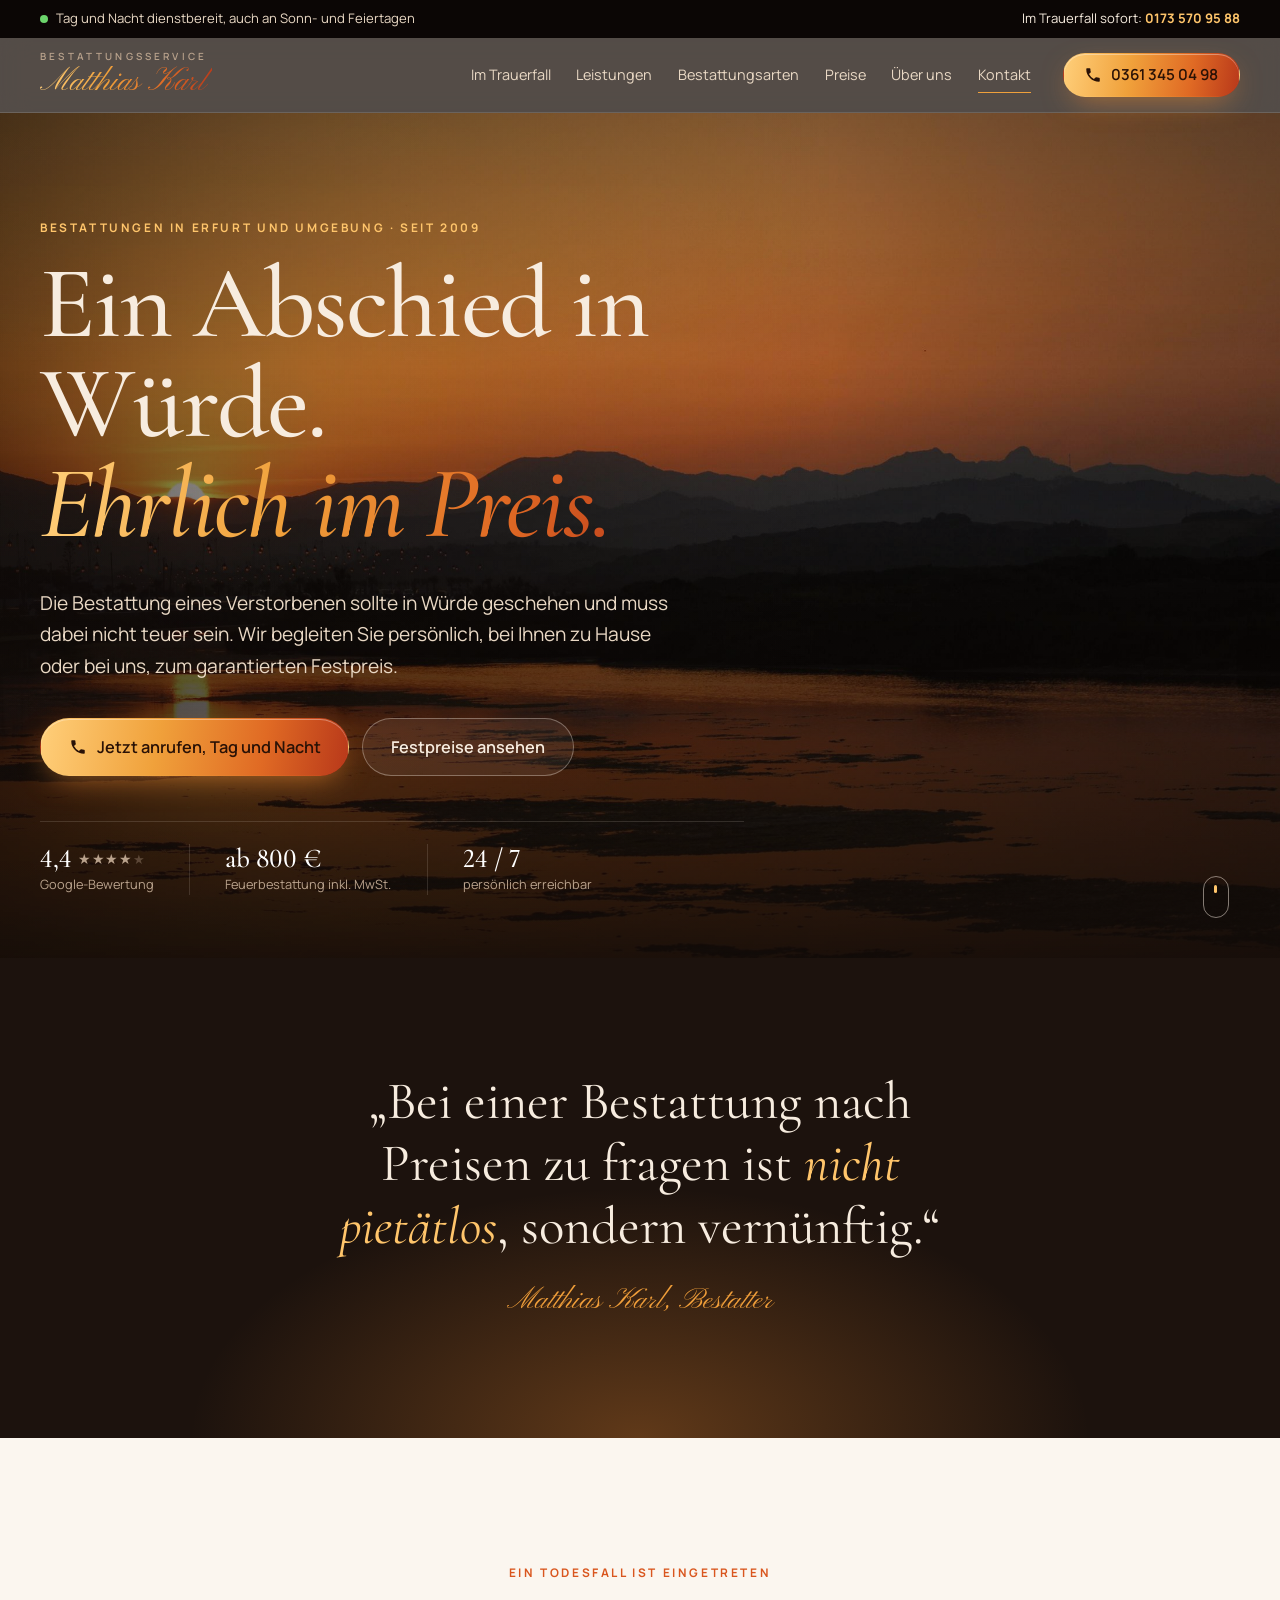
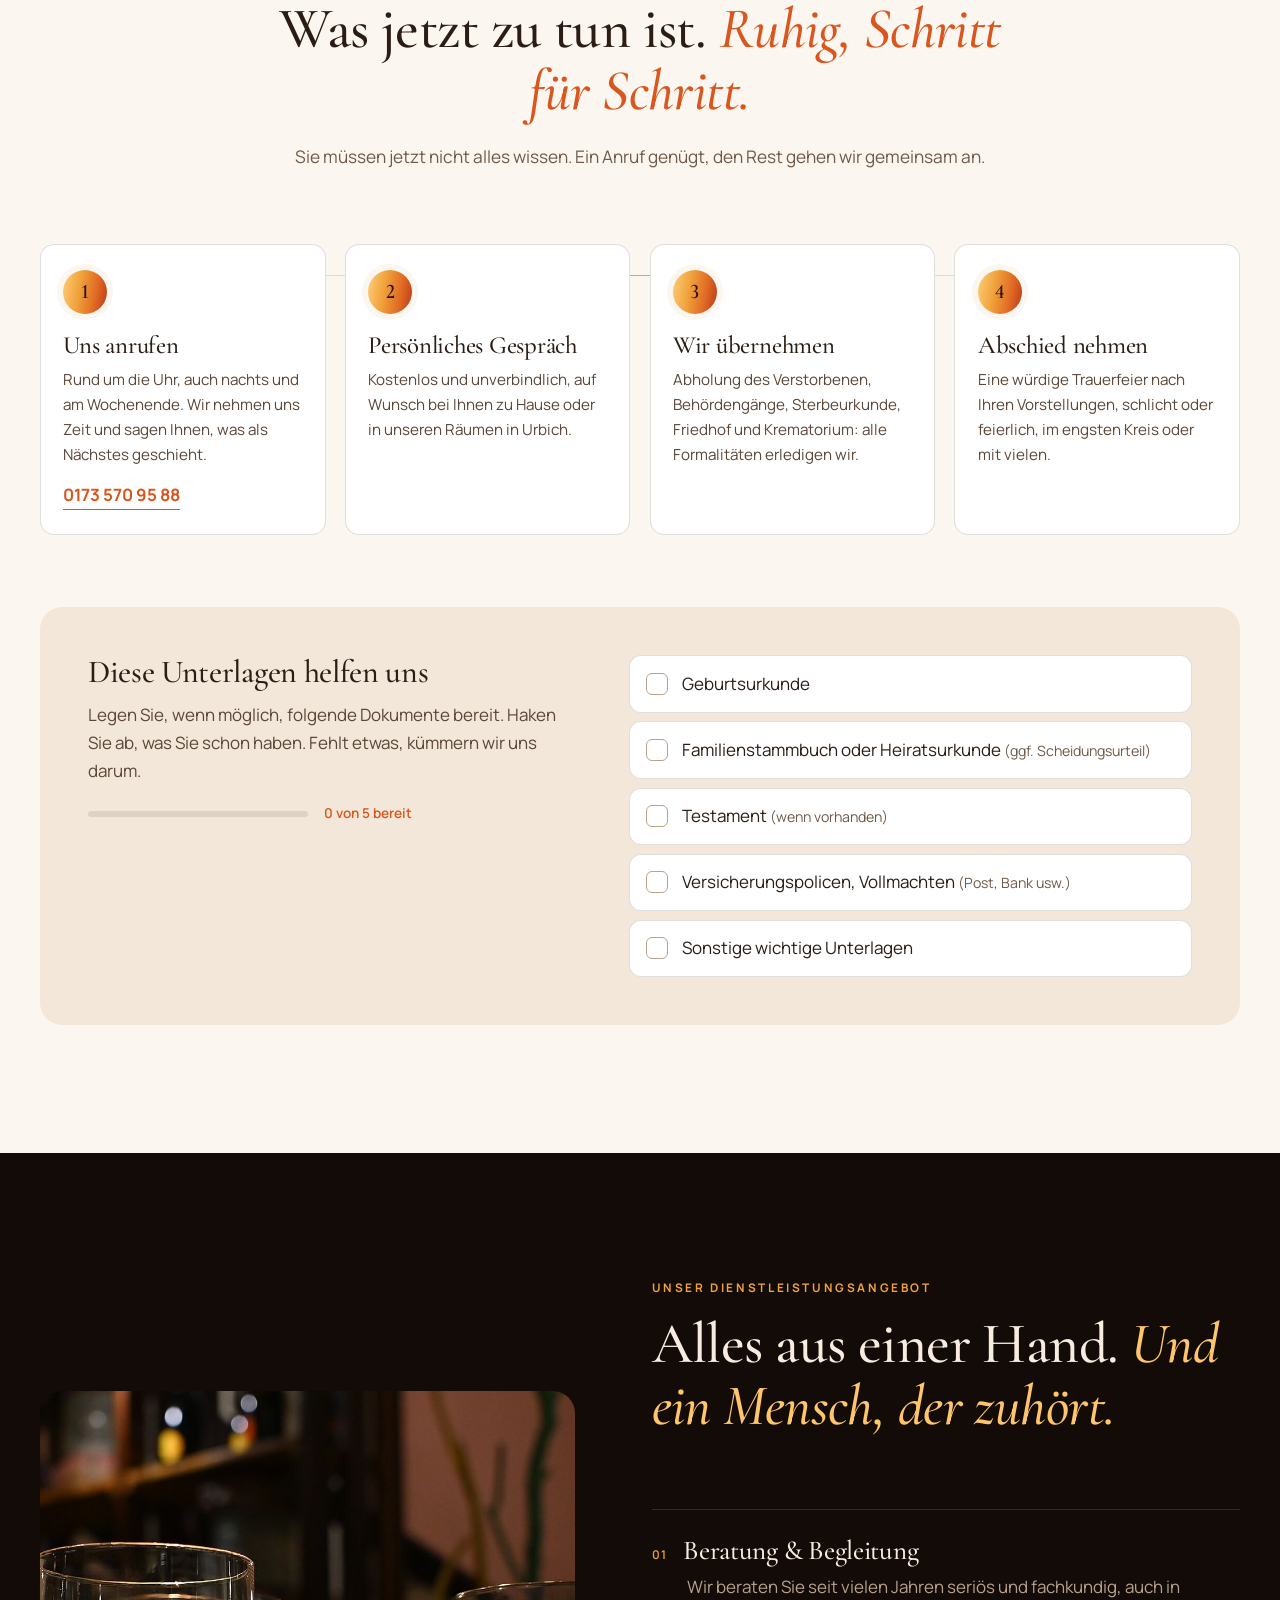
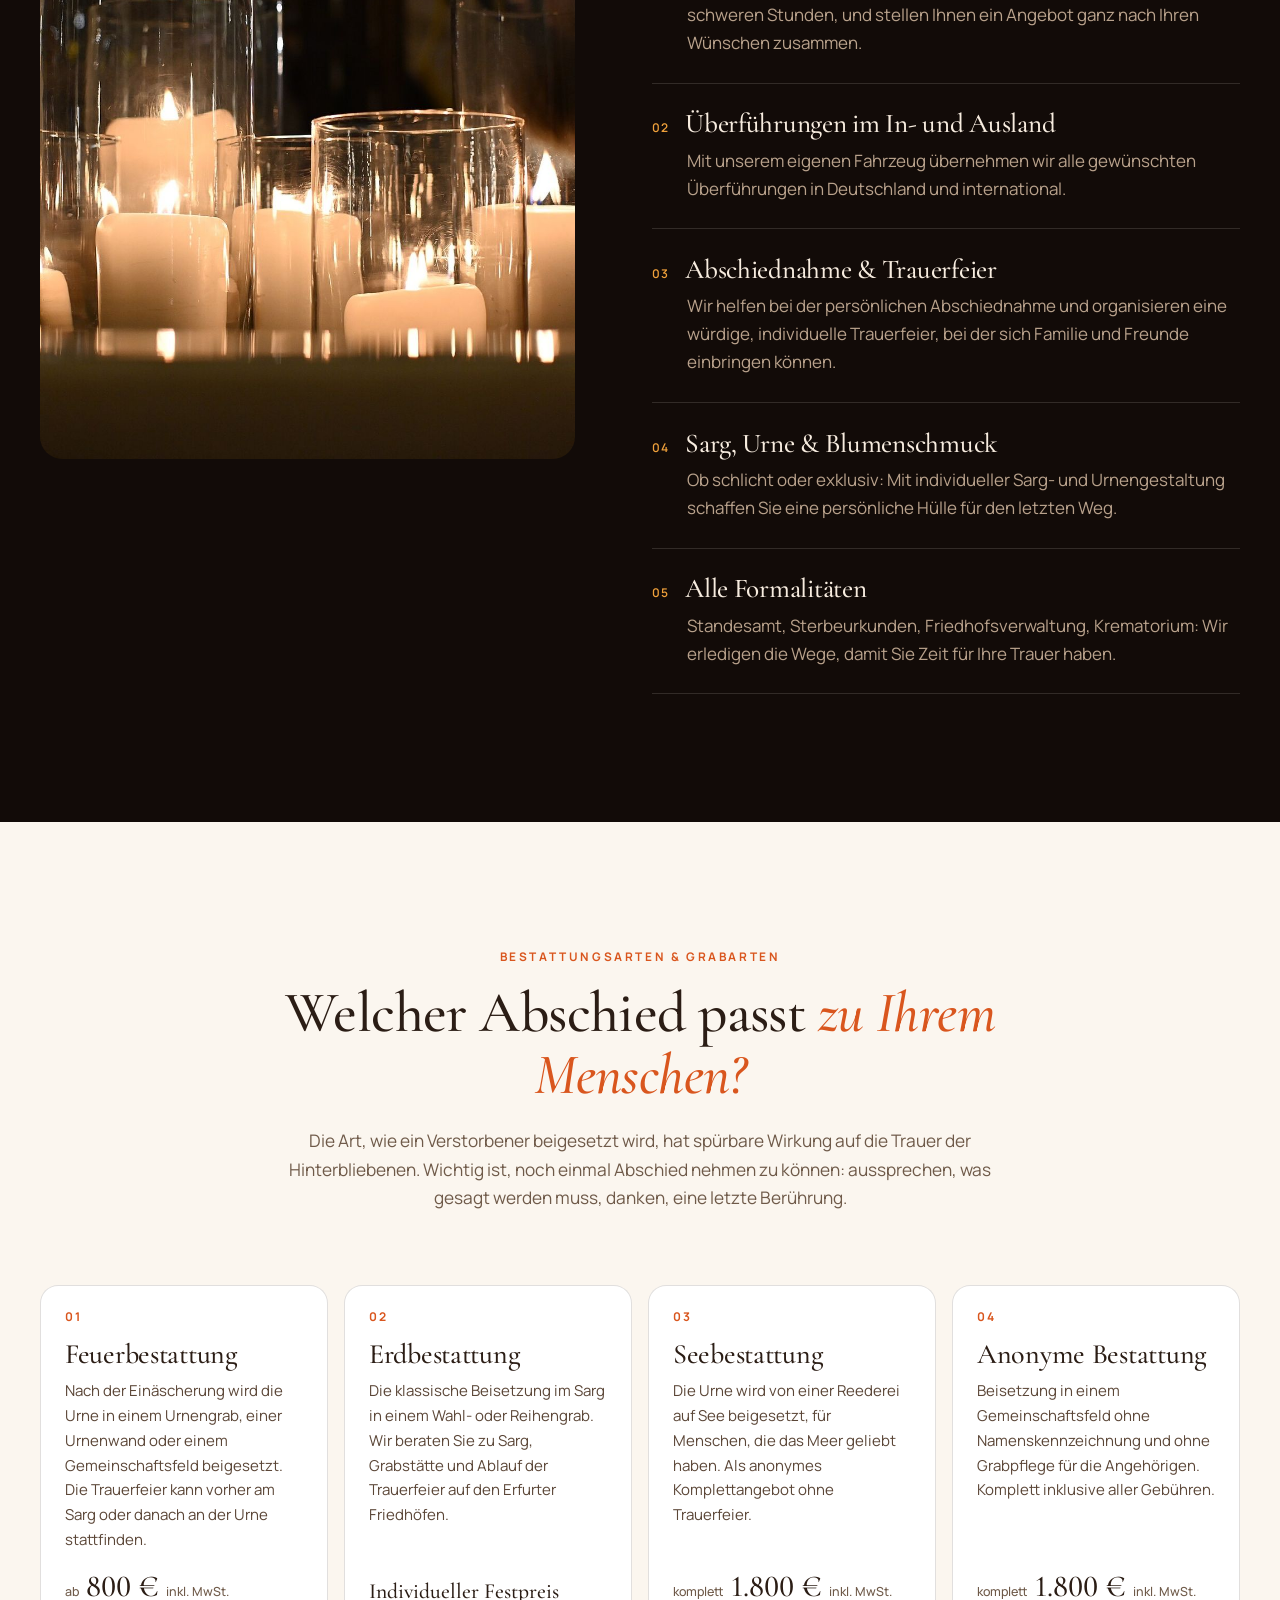
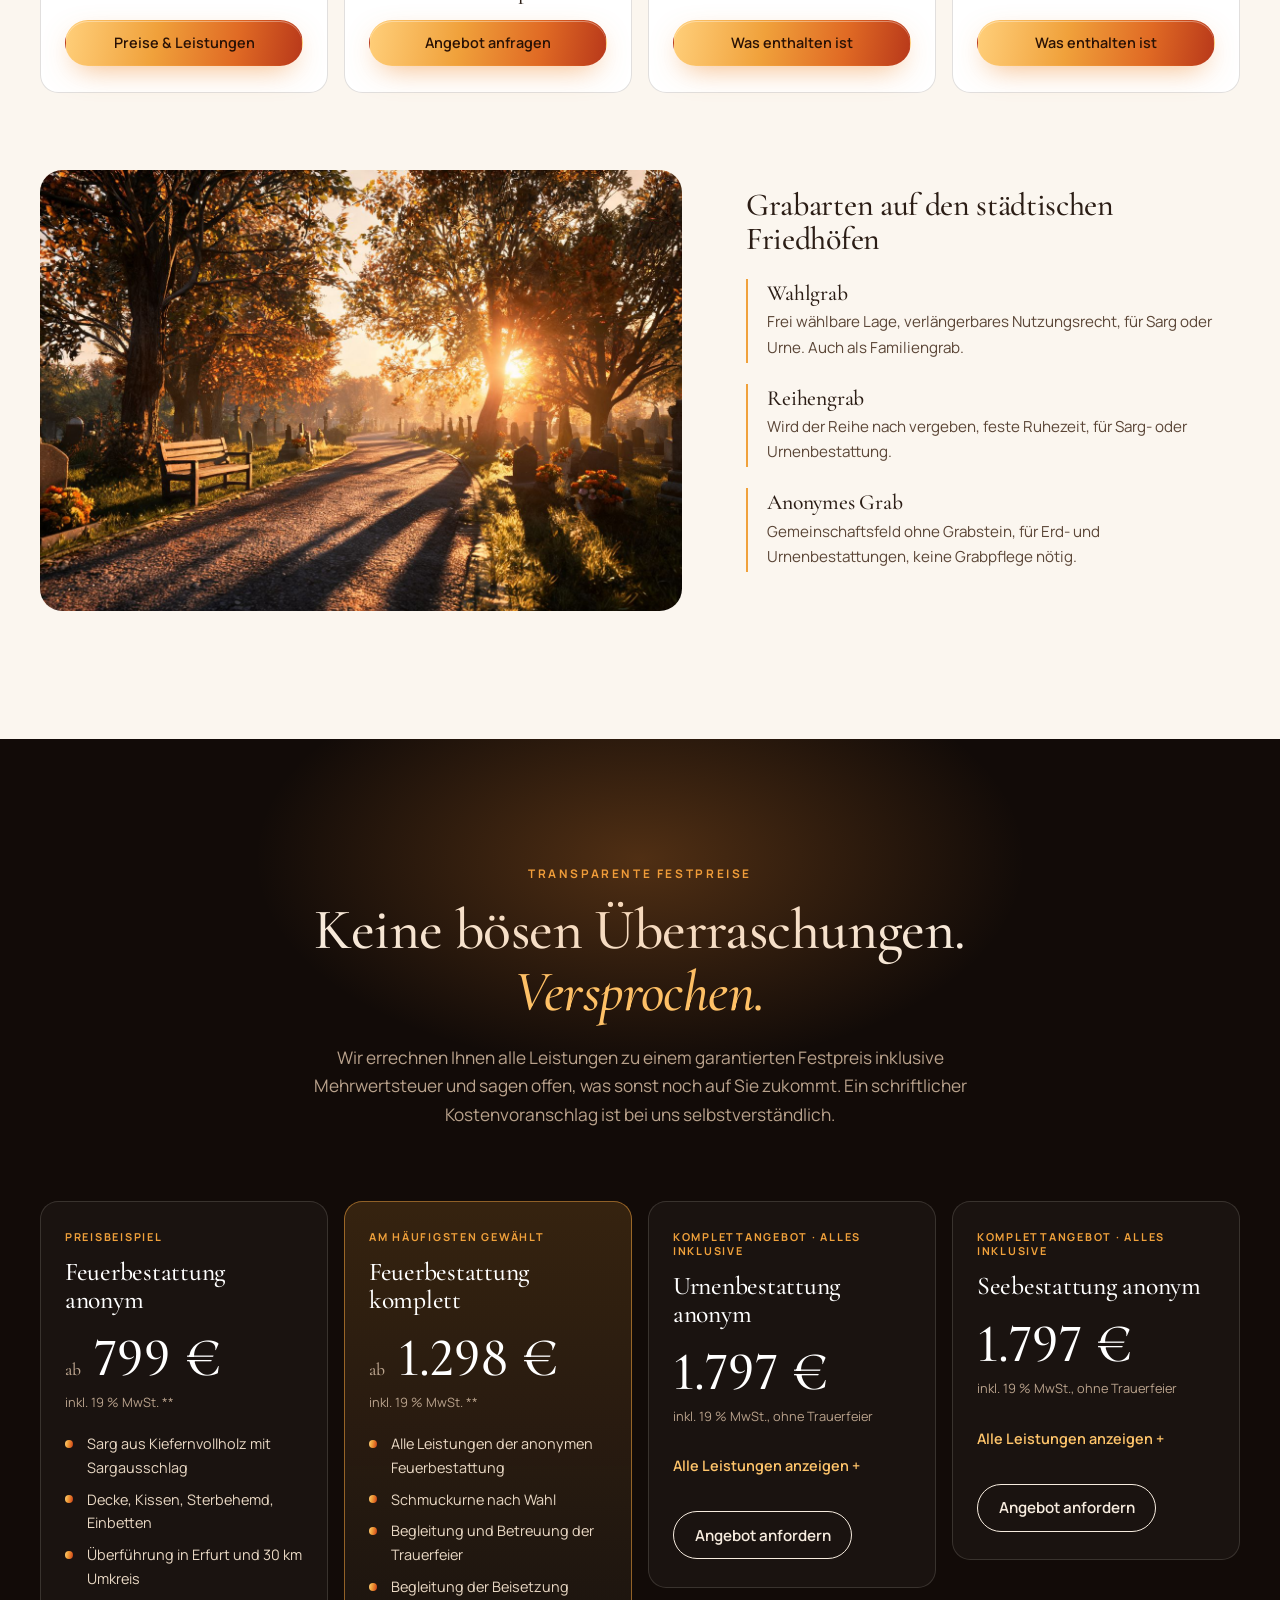
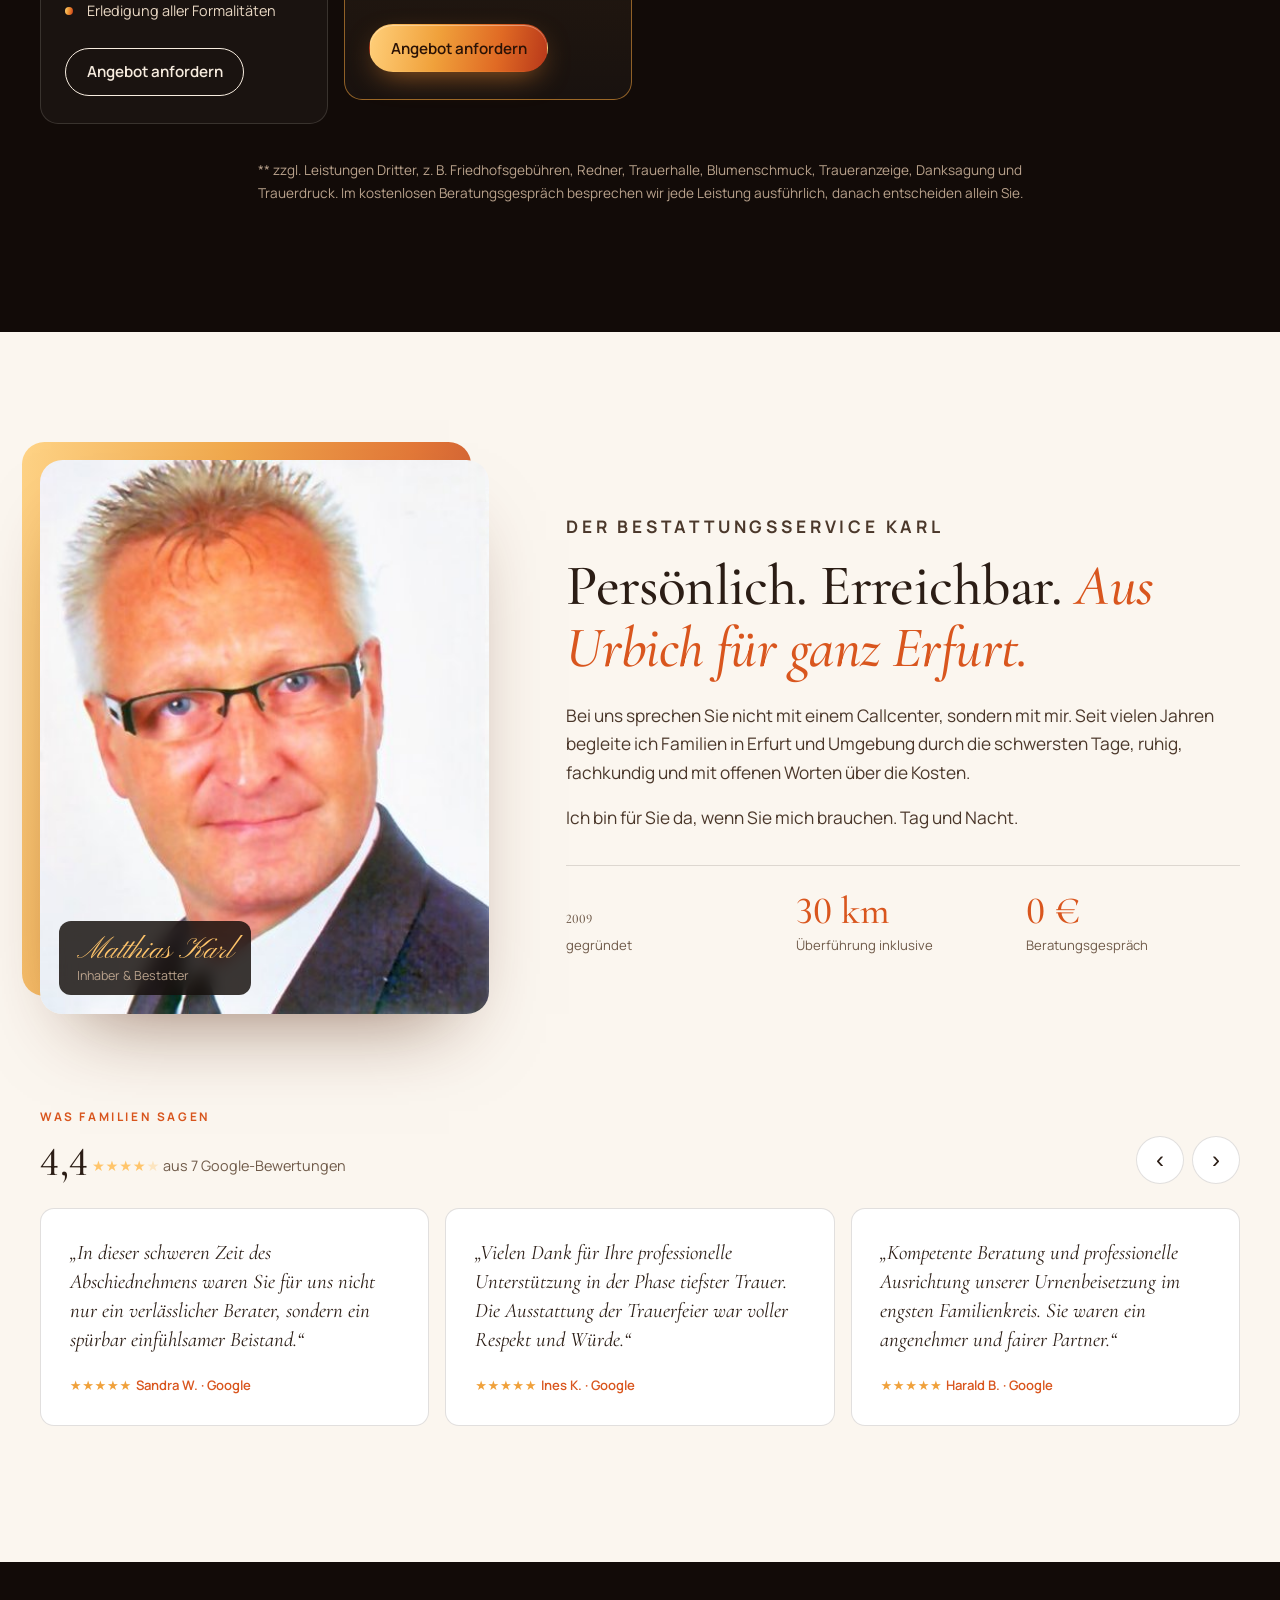
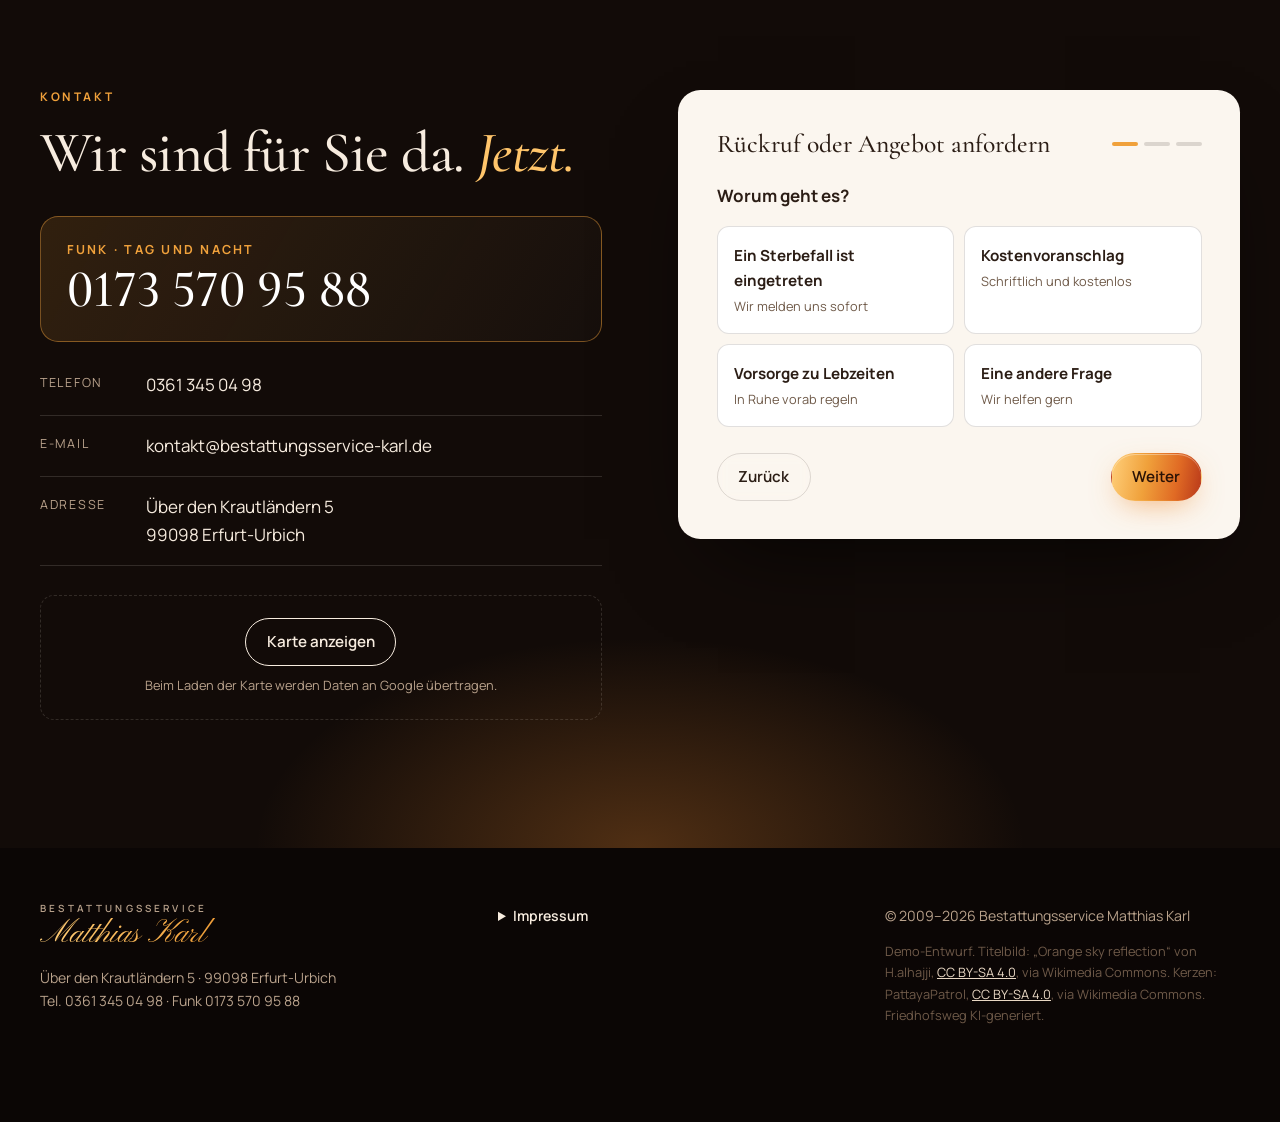
<file: bestattungsservice-karl/index.html>
<!doctype html>
<html lang="de">
<head>
<meta charset="utf-8">
<meta name="viewport" content="width=device-width, initial-scale=1">
<title>Bestattungsservice Matthias Karl · Erfurt-Urbich · Tag und Nacht erreichbar</title>
<meta name="description" content="Bestattungsservice Matthias Karl in Erfurt-Urbich: würdevolle Bestattungen zu fairen Festpreisen. Feuerbestattung ab 800 €, Seebestattung, Überführungen. Tag und Nacht dienstbereit: 0361 345 04 98.">
<meta name="theme-color" content="#120b08">
<!-- DEPLOY STEP: og:url + og:image absolut setzen -->
<meta property="og:title" content="Bestattungsservice Matthias Karl · Erfurt">
<meta property="og:description" content="Würdevoll, persönlich und zum garantierten Festpreis. Tag und Nacht dienstbereit.">
<meta property="og:type" content="website">
<meta property="og:url" content="https://get-flowly.github.io/demo-website/bestattungsservice-karl/">
<meta property="og:image" content="https://get-flowly.github.io/demo-website/bestattungsservice-karl/assets/img/hero-sm.jpg">
<link rel="icon" href="assets/favicon.svg" type="image/svg+xml">
<link rel="preconnect" href="https://fonts.googleapis.com">
<link rel="preconnect" href="https://fonts.gstatic.com" crossorigin>
<link href="https://fonts.googleapis.com/css2?family=Cormorant+Garamond:ital,wght@0,400;0,500;0,600;1,400;1,500&family=Pinyon+Script&family=Manrope:wght@400;500;600;700&display=swap" rel="stylesheet">
<link rel="preload" as="image" href="assets/img/hero.jpg" media="(min-width: 761px)">
<link rel="preload" as="image" href="assets/img/hero-sm.jpg" media="(max-width: 760px)">
<link rel="stylesheet" href="assets/style.css?v=5">
</head>
<body>

<a class="skip" href="#main">Zum Inhalt springen</a>

<div class="topbar">
  <div class="wrap topbar__in">
    <span class="topbar__live"><i></i> Tag und Nacht dienstbereit, auch an Sonn- und Feiertagen</span>
    <a href="tel:+491735709588" class="topbar__tel">Im Trauerfall sofort: <strong>0173 570 95 88</strong></a>
  </div>
</div>

<header class="nav" id="nav">
  <div class="wrap nav__in">
    <a href="#top" class="brand" aria-label="Bestattungsservice Matthias Karl, zur Startseite">
      <span class="brand__small">Bestattungsservice</span>
      <span class="brand__name">Matthias Karl</span>
    </a>
    <nav class="nav__links" aria-label="Hauptnavigation">
      <a href="#trauerfall">Im Trauerfall</a>
      <a href="#leistungen">Leistungen</a>
      <a href="#bestattungsarten">Bestattungsarten</a>
      <a href="#preise">Preise</a>
      <a href="#ueber">Über uns</a>
      <a href="#kontakt">Kontakt</a>
    </nav>
    <a href="tel:+493613450498" class="btn btn--glow nav__cta"><svg viewBox="0 0 24 24" aria-hidden="true"><path d="M6.6 10.8a15.1 15.1 0 0 0 6.6 6.6l2.2-2.2a1 1 0 0 1 1-.25 11.4 11.4 0 0 0 3.6.57 1 1 0 0 1 1 1V20a1 1 0 0 1-1 1A17 17 0 0 1 3 4a1 1 0 0 1 1-1h3.5a1 1 0 0 1 1 1c0 1.25.2 2.45.57 3.6a1 1 0 0 1-.25 1z"/></svg>0361 345 04 98</a>
    <button class="nav__burger" aria-label="Menü öffnen" aria-expanded="false" aria-controls="mnav"><span></span><span></span></button>
  </div>
  <nav class="mnav" id="mnav" aria-label="Mobile Navigation">
    <a href="#trauerfall">Im Trauerfall</a>
    <a href="#leistungen">Leistungen</a>
    <a href="#bestattungsarten">Bestattungsarten</a>
    <a href="#preise">Preise</a>
    <a href="#ueber">Über uns</a>
    <a href="#kontakt">Kontakt</a>
  </nav>
</header>

<main id="main">

<!-- HERO -->
<section class="hero" id="top">
  <div class="hero__media" aria-hidden="true">
    <picture>
      <source media="(max-width: 760px)" srcset="assets/img/hero-sm.jpg">
      <img src="assets/img/hero.jpg" alt="" fetchpriority="high">
    </picture>
  </div>
  <div class="hero__shade" aria-hidden="true"></div>
  <div class="wrap hero__in">
    <p class="eyebrow rise" style="--d:.1s">Bestattungen in Erfurt und Umgebung · seit 2009</p>
    <h1 class="hero__title">
      <span class="rise" style="--d:.25s">Ein Abschied in Würde.</span>
      <span class="rise hero__title-accent" style="--d:.45s">Ehrlich im Preis.</span>
    </h1>
    <p class="hero__lead rise" style="--d:.65s">Die Bestattung eines Verstorbenen sollte in Würde geschehen und muss dabei nicht teuer sein. Wir begleiten Sie persönlich, bei Ihnen zu Hause oder bei uns, zum garantierten Festpreis.</p>
    <div class="hero__ctas rise" style="--d:.8s">
      <a href="tel:+491735709588" class="btn btn--glow btn--lg"><svg viewBox="0 0 24 24" aria-hidden="true"><path d="M6.6 10.8a15.1 15.1 0 0 0 6.6 6.6l2.2-2.2a1 1 0 0 1 1-.25 11.4 11.4 0 0 0 3.6.57 1 1 0 0 1 1 1V20a1 1 0 0 1-1 1A17 17 0 0 1 3 4a1 1 0 0 1 1-1h3.5a1 1 0 0 1 1 1c0 1.25.2 2.45.57 3.6a1 1 0 0 1-.25 1z"/></svg>Jetzt anrufen, Tag und Nacht</a>
      <a href="#preise" class="btn btn--ghost btn--lg">Festpreise ansehen</a>
    </div>
    <ul class="hero__trust rise" style="--d:.95s">
      <li><strong>4,4 <span class="stars" aria-hidden="true">★★★★<span class="dim">★</span></span></strong><span>Google-Bewertung</span></li>
      <li><strong>ab 800 €</strong><span>Feuerbestattung inkl. MwSt.</span></li>
      <li><strong>24 / 7</strong><span>persönlich erreichbar</span></li>
    </ul>
  </div>
  <a href="#trauerfall" class="hero__scroll" aria-label="Weiter nach unten"><span></span></a>
</section>

<!-- QUOTE BAND -->
<section class="band">
  <div class="wrap">
    <p class="band__quote reveal">„Bei einer Bestattung nach Preisen zu fragen ist <em>nicht pietätlos</em>, sondern vernünftig.“</p>
    <p class="band__by reveal">Matthias Karl, Bestatter</p>
  </div>
</section>

<!-- IM TRAUERFALL -->
<section class="section" id="trauerfall">
  <div class="wrap">
    <div class="head reveal">
      <p class="eyebrow">Ein Todesfall ist eingetreten</p>
      <h2>Was jetzt zu tun ist. <em>Ruhig, Schritt für Schritt.</em></h2>
      <p class="head__lead">Sie müssen jetzt nicht alles wissen. Ein Anruf genügt, den Rest gehen wir gemeinsam an.</p>
    </div>

    <ol class="steps">
      <li class="step reveal" style="--d:0s">
        <span class="step__n">1</span>
        <h3>Uns anrufen</h3>
        <p>Rund um die Uhr, auch nachts und am Wochenende. Wir nehmen uns Zeit und sagen Ihnen, was als Nächstes geschieht.</p>
        <a href="tel:+491735709588" class="step__link">0173 570 95 88</a>
      </li>
      <li class="step reveal" style="--d:.1s">
        <span class="step__n">2</span>
        <h3>Persönliches Gespräch</h3>
        <p>Kostenlos und unverbindlich, auf Wunsch bei Ihnen zu Hause oder in unseren Räumen in Urbich.</p>
      </li>
      <li class="step reveal" style="--d:.2s">
        <span class="step__n">3</span>
        <h3>Wir übernehmen</h3>
        <p>Abholung des Verstorbenen, Behördengänge, Sterbeurkunde, Friedhof und Krematorium: alle Formalitäten erledigen wir.</p>
      </li>
      <li class="step reveal" style="--d:.3s">
        <span class="step__n">4</span>
        <h3>Abschied nehmen</h3>
        <p>Eine würdige Trauerfeier nach Ihren Vorstellungen, schlicht oder feierlich, im engsten Kreis oder mit vielen.</p>
      </li>
    </ol>

    <div class="docs reveal">
      <div class="docs__text">
        <h3>Diese Unterlagen helfen uns</h3>
        <p>Legen Sie, wenn möglich, folgende Dokumente bereit. Haken Sie ab, was Sie schon haben. Fehlt etwas, kümmern wir uns darum.</p>
        <div class="docs__progress" aria-live="polite"><span class="docs__bar"><i id="docsBar"></i></span><span id="docsCount">0 von 5 bereit</span></div>
      </div>
      <ul class="docs__list" id="docsList">
        <li><label><input type="checkbox"><span>Geburtsurkunde</span></label></li>
        <li><label><input type="checkbox"><span>Familienstammbuch oder Heiratsurkunde <small>(ggf. Scheidungsurteil)</small></span></label></li>
        <li><label><input type="checkbox"><span>Testament <small>(wenn vorhanden)</small></span></label></li>
        <li><label><input type="checkbox"><span>Versicherungspolicen, Vollmachten <small>(Post, Bank usw.)</small></span></label></li>
        <li><label><input type="checkbox"><span>Sonstige wichtige Unterlagen</span></label></li>
      </ul>
    </div>
  </div>
</section>

<!-- LEISTUNGEN -->
<section class="section section--dark" id="leistungen">
  <div class="wrap split">
    <figure class="split__media reveal">
      <img src="assets/img/kerzen.jpg" alt="Brennende Kerzen in Glaswindlichtern im warmen Licht" loading="lazy" width="960" height="1200">
    </figure>
    <div class="split__text">
      <div class="head head--left reveal">
        <p class="eyebrow">Unser Dienstleistungsangebot</p>
        <h2>Alles aus einer Hand. <em>Und ein Mensch, der zuhört.</em></h2>
      </div>
      <div class="services">
        <article class="service reveal">
          <h3><span class="service__ic" aria-hidden="true">01</span>Beratung &amp; Begleitung</h3>
          <p>Wir beraten Sie seit vielen Jahren seriös und fachkundig, auch in schweren Stunden, und stellen Ihnen ein Angebot ganz nach Ihren Wünschen zusammen.</p>
        </article>
        <article class="service reveal">
          <h3><span class="service__ic" aria-hidden="true">02</span>Überführungen im In- und Ausland</h3>
          <p>Mit unserem eigenen Fahrzeug übernehmen wir alle gewünschten Überführungen in Deutschland und international.</p>
        </article>
        <article class="service reveal">
          <h3><span class="service__ic" aria-hidden="true">03</span>Abschiednahme &amp; Trauerfeier</h3>
          <p>Wir helfen bei der persönlichen Abschiednahme und organisieren eine würdige, individuelle Trauerfeier, bei der sich Familie und Freunde einbringen können.</p>
        </article>
        <article class="service reveal">
          <h3><span class="service__ic" aria-hidden="true">04</span>Sarg, Urne &amp; Blumenschmuck</h3>
          <p>Ob schlicht oder exklusiv: Mit individueller Sarg- und Urnengestaltung schaffen Sie eine persönliche Hülle für den letzten Weg.</p>
        </article>
        <article class="service reveal">
          <h3><span class="service__ic" aria-hidden="true">05</span>Alle Formalitäten</h3>
          <p>Standesamt, Sterbeurkunden, Friedhofsverwaltung, Krematorium: Wir erledigen die Wege, damit Sie Zeit für Ihre Trauer haben.</p>
        </article>
      </div>
    </div>
  </div>
</section>

<!-- BESTATTUNGSARTEN -->
<section class="section" id="bestattungsarten">
  <div class="wrap">
    <div class="head reveal">
      <p class="eyebrow">Bestattungsarten &amp; Grabarten</p>
      <h2>Welcher Abschied passt <em>zu Ihrem Menschen?</em></h2>
      <p class="head__lead">Die Art, wie ein Verstorbener beigesetzt wird, hat spürbare Wirkung auf die Trauer der Hinterbliebenen. Wichtig ist, noch einmal Abschied nehmen zu können: aussprechen, was gesagt werden muss, danken, eine letzte Berührung.</p>
    </div>

    <div class="kinds">
      <article class="kind reveal">
        <span class="kind__n">01</span>
        <h3>Feuerbestattung</h3>
        <p>Nach der Einäscherung wird die Urne in einem Urnengrab, einer Urnenwand oder einem Gemeinschaftsfeld beigesetzt. Die Trauerfeier kann vorher am Sarg oder danach an der Urne stattfinden.</p>
        <p class="kind__price"><small>ab</small> 800 € <small>inkl. MwSt.</small></p>
        <div class="kind__cta">
          <a href="#preis-feuer" class="btn btn--glow" data-jump>Preise &amp; Leistungen</a>
        </div>
      </article>
      <article class="kind reveal" style="--d:.06s">
        <span class="kind__n">02</span>
        <h3>Erdbestattung</h3>
        <p>Die klassische Beisetzung im Sarg in einem Wahl- oder Reihengrab. Wir beraten Sie zu Sarg, Grabstätte und Ablauf der Trauerfeier auf den Erfurter Friedhöfen.</p>
        <p class="kind__price kind__price--sm">Individueller Festpreis</p>
        <div class="kind__cta">
          <a href="#kontakt" class="btn btn--glow" data-pick="Erdbestattung">Angebot anfragen</a>
        </div>
      </article>
      <article class="kind reveal" style="--d:.12s">
        <span class="kind__n">03</span>
        <h3>Seebestattung</h3>
        <p>Die Urne wird von einer Reederei auf See beigesetzt, für Menschen, die das Meer geliebt haben. Als anonymes Komplettangebot ohne Trauerfeier.</p>
        <p class="kind__price"><small>komplett</small> 1.800 € <small>inkl. MwSt.</small></p>
        <div class="kind__cta">
          <a href="#preis-see" class="btn btn--glow" data-jump>Was enthalten ist</a>
        </div>
      </article>
      <article class="kind reveal" style="--d:.18s">
        <span class="kind__n">04</span>
        <h3>Anonyme Bestattung</h3>
        <p>Beisetzung in einem Gemeinschaftsfeld ohne Namenskennzeichnung und ohne Grabpflege für die Angehörigen. Komplett inklusive aller Gebühren.</p>
        <p class="kind__price"><small>komplett</small> 1.800 € <small>inkl. MwSt.</small></p>
        <div class="kind__cta">
          <a href="#preis-urne" class="btn btn--glow" data-jump>Was enthalten ist</a>
        </div>
      </article>
    </div>

    <div class="graves">
      <figure class="graves__media reveal">
        <img src="assets/img/friedhof.jpg" alt="Friedhofsweg mit alten Bäumen im goldenen Abendlicht" loading="lazy" width="1600" height="900">
      </figure>
      <div class="graves__list">
        <h3 class="reveal">Grabarten auf den städtischen Friedhöfen</h3>
        <div class="grave reveal"><h4>Wahlgrab</h4><p>Frei wählbare Lage, verlängerbares Nutzungsrecht, für Sarg oder Urne. Auch als Familiengrab.</p></div>
        <div class="grave reveal"><h4>Reihengrab</h4><p>Wird der Reihe nach vergeben, feste Ruhezeit, für Sarg- oder Urnenbestattung.</p></div>
        <div class="grave reveal"><h4>Anonymes Grab</h4><p>Gemeinschaftsfeld ohne Grabstein, für Erd- und Urnenbestattungen, keine Grabpflege nötig.</p></div>
      </div>
    </div>
  </div>
</section>

<!-- PREISE -->
<section class="section section--dark" id="preise">
  <div class="glow" aria-hidden="true"></div>
  <div class="wrap">
    <div class="head reveal">
      <p class="eyebrow">Transparente Festpreise</p>
      <h2>Keine bösen Überraschungen. <em>Versprochen.</em></h2>
      <p class="head__lead">Wir errechnen Ihnen alle Leistungen zu einem garantierten Festpreis inklusive Mehrwertsteuer und sagen offen, was sonst noch auf Sie zukommt. Ein schriftlicher Kostenvoranschlag ist bei uns selbstverständlich.</p>
    </div>

    <div class="prices">
      <article class="price reveal" id="preis-feuer">
        <p class="price__tag">Preisbeispiel</p>
        <h3>Feuerbestattung anonym</h3>
        <p class="price__num"><small>ab</small> <span class="count" data-to="800">800</span> €</p>
        <p class="price__vat">inkl. 19 % MwSt. **</p>
        <ul>
          <li>Sarg aus Kiefernvollholz mit Sargausschlag</li>
          <li>Decke, Kissen, Sterbehemd, Einbetten</li>
          <li>Überführung in Erfurt und 30 km Umkreis</li>
          <li>Erledigung aller Formalitäten</li>
        </ul>
        <a href="#kontakt" class="btn btn--line" data-pick="Feuerbestattung anonym">Angebot anfordern</a>
      </article>

      <article class="price price--feat reveal">
        <p class="price__tag">Am häufigsten gewählt</p>
        <h3>Feuerbestattung komplett</h3>
        <p class="price__num"><small>ab</small> <span class="count" data-to="1300">1.300</span> €</p>
        <p class="price__vat">inkl. 19 % MwSt. **</p>
        <ul>
          <li>Alle Leistungen der anonymen Feuerbestattung</li>
          <li>Schmuckurne nach Wahl</li>
          <li>Begleitung und Betreuung der Trauerfeier</li>
          <li>Begleitung der Beisetzung</li>
        </ul>
        <a href="#kontakt" class="btn btn--glow" data-pick="Feuerbestattung komplett">Angebot anfordern</a>
      </article>

      <article class="price reveal" id="preis-urne">
        <p class="price__tag">Komplettangebot · alles inklusive</p>
        <h3>Urnenbestattung anonym</h3>
        <p class="price__num"><span class="count" data-to="1800">1.800</span> €</p>
        <p class="price__vat">inkl. 19 % MwSt., ohne Trauerfeier</p>
        <details>
          <summary>Alle Leistungen anzeigen</summary>
          <ul>
            <li>Abholung vom Sterbeort (innerhalb 30 km)</li>
            <li>Kiefern- oder Fichtensarg, mit Seide ausgeschlagen, Abholtuch</li>
            <li>Erledigung aller Formalitäten</li>
            <li>1 Sterbeurkunde</li>
            <li>Kühlraumbenutzung</li>
            <li>Kremationsgebühren, Öko-Aschekapsel</li>
            <li>Friedhofsgebühren</li>
            <li>Überführung und Beisetzung der Urne</li>
          </ul>
          <p class="fine">Zzgl. ärztliches Attest / Totenscheingebühr. Gilt für ein von uns vorgegebenes Krematorium und einen Friedhof unserer Wahl, ohne Angehörige, innerhalb Deutschlands. Fernüberführung auf Anfrage.</p>
        </details>
        <a href="#kontakt" class="btn btn--line" data-pick="Komplettangebot Urnenbestattung">Angebot anfordern</a>
      </article>

      <article class="price reveal" id="preis-see">
        <p class="price__tag">Komplettangebot · alles inklusive</p>
        <h3>Seebestattung anonym</h3>
        <p class="price__num"><span class="count" data-to="1800">1.800</span> €</p>
        <p class="price__vat">inkl. 19 % MwSt., ohne Trauerfeier</p>
        <details>
          <summary>Alle Leistungen anzeigen</summary>
          <ul>
            <li>Abholung vom Sterbeort (innerhalb 30 km)</li>
            <li>Kiefern- oder Fichtensarg, mit Seide ausgeschlagen, Abholtuch</li>
            <li>Erledigung aller Formalitäten</li>
            <li>1 Sterbeurkunde</li>
            <li>Kühlraumbenutzung</li>
            <li>Kremationsgebühren, Öko-Aschekapsel</li>
            <li>Reedereigebühren</li>
            <li>Versand der Urne zur Reederei</li>
          </ul>
          <p class="fine">Zzgl. ärztliches Attest / Totenscheingebühr. Gilt für ein von uns vorgegebenes Krematorium und eine Reederei unserer Wahl, ohne Angehörige, innerhalb Deutschlands. Fernüberführung auf Anfrage.</p>
        </details>
        <a href="#kontakt" class="btn btn--line" data-pick="Komplettangebot Seebestattung">Angebot anfordern</a>
      </article>
    </div>
    <p class="prices__note reveal">** zzgl. Leistungen Dritter, z. B. Friedhofsgebühren, Redner, Trauerhalle, Blumenschmuck, Traueranzeige, Danksagung und Trauerdruck. Im kostenlosen Beratungsgespräch besprechen wir jede Leistung ausführlich, danach entscheiden allein Sie.</p>
  </div>
</section>

<!-- ÜBER UNS -->
<section class="section" id="ueber">
  <div class="wrap about">
    <figure class="about__img reveal">
      <img src="assets/img/matthias-karl.jpg" alt="Porträt von Bestatter Matthias Karl" loading="lazy" width="428" height="528">
      <figcaption><span class="script">Matthias Karl</span>Inhaber &amp; Bestatter</figcaption>
    </figure>
    <div class="about__text">
      <p class="eyebrow reveal">Der Bestattungsservice Karl</p>
      <h2 class="reveal">Persönlich. Erreichbar. <em>Aus Urbich für ganz Erfurt.</em></h2>
      <p class="reveal">Bei uns sprechen Sie nicht mit einem Callcenter, sondern mit mir. Seit vielen Jahren begleite ich Familien in Erfurt und Umgebung durch die schwersten Tage, ruhig, fachkundig und mit offenen Worten über die Kosten.</p>
      <p class="reveal">Ich bin für Sie da, wenn Sie mich brauchen. Tag und Nacht.</p>
      <div class="stats reveal">
        <div><strong><span class="count" data-to="2009" data-plain>2009</span></strong><span>gegründet</span></div>
        <div><strong>30 km</strong><span>Überführung inklusive</span></div>
        <div><strong>0 €</strong><span>Beratungsgespräch</span></div>
      </div>
    </div>
  </div>

  <div class="wrap reviews reveal">
    <div class="reviews__head">
      <div>
        <p class="eyebrow">Was Familien sagen</p>
        <p class="reviews__score"><strong>4,4</strong> <span class="stars" aria-hidden="true">★★★★<span class="dim">★</span></span> <span>aus 7 Google-Bewertungen</span></p>
      </div>
      <div class="reviews__nav">
        <button class="rbtn" data-dir="-1" aria-label="Vorherige Bewertung">‹</button>
        <button class="rbtn" data-dir="1" aria-label="Nächste Bewertung">›</button>
      </div>
    </div>
    <div class="reviews__track" id="reviews" tabindex="0" aria-label="Bewertungen">
      <blockquote class="review">
        <p>„In dieser schweren Zeit des Abschiednehmens waren Sie für uns nicht nur ein verlässlicher Berater, sondern ein spürbar einfühlsamer Beistand.“</p>
        <footer>Sandra W. · Google</footer>
      </blockquote>
      <blockquote class="review">
        <p>„Vielen Dank für Ihre professionelle Unterstützung in der Phase tiefster Trauer. Die Ausstattung der Trauerfeier war voller Respekt und Würde.“</p>
        <footer>Ines K. · Google</footer>
      </blockquote>
      <blockquote class="review">
        <p>„Kompetente Beratung und professionelle Ausrichtung unserer Urnenbeisetzung im engsten Familienkreis. Sie waren ein angenehmer und fairer Partner.“</p>
        <footer>Harald B. · Google</footer>
      </blockquote>
    </div>
  </div>
</section>

<!-- KONTAKT -->
<section class="section section--dark contact" id="kontakt">
  <div class="glow glow--low" aria-hidden="true"></div>
  <div class="wrap contact__in">
    <div class="contact__info">
      <p class="eyebrow reveal">Kontakt</p>
      <h2 class="reveal">Wir sind für Sie da. <em>Jetzt.</em></h2>
      <a href="tel:+491735709588" class="bigcall reveal">
        <span>Funk · Tag und Nacht</span>
        <strong>0173 570 95 88</strong>
      </a>
      <ul class="clist reveal">
        <li><span>Telefon</span><a href="tel:+493613450498">0361 345 04 98</a></li>
        <li><span>E-Mail</span><a href="mailto:kontakt@bestattungsservice-karl.de">kontakt@bestattungsservice-karl.de</a></li>
        <li><span>Adresse</span><address>Über den Krautländern 5<br>99098 Erfurt-Urbich</address></li>
      </ul>
      <div class="map reveal" id="map">
        <button class="btn btn--line" id="mapBtn">Karte anzeigen</button>
        <p class="fine">Beim Laden der Karte werden Daten an Google übertragen.</p>
      </div>
    </div>

    <form class="wizard reveal" id="wizard" novalidate>
      <div class="wizard__top">
        <p class="wizard__title">Rückruf oder Angebot anfordern</p>
        <ol class="wizard__dots" aria-hidden="true"><li class="on"></li><li></li><li></li></ol>
      </div>

      <fieldset class="wstep is-on" data-step="1">
        <legend>Worum geht es?</legend>
        <div class="choices">
          <label class="choice"><input type="radio" name="anliegen" value="Ein Sterbefall ist eingetreten"><span><b>Ein Sterbefall ist eingetreten</b><small>Wir melden uns sofort</small></span></label>
          <label class="choice"><input type="radio" name="anliegen" value="Kostenvoranschlag / Preisanfrage"><span><b>Kostenvoranschlag</b><small>Schriftlich und kostenlos</small></span></label>
          <label class="choice"><input type="radio" name="anliegen" value="Bestattungsvorsorge"><span><b>Vorsorge zu Lebzeiten</b><small>In Ruhe vorab regeln</small></span></label>
          <label class="choice"><input type="radio" name="anliegen" value="Allgemeine Frage"><span><b>Eine andere Frage</b><small>Wir helfen gern</small></span></label>
        </div>
        <p class="werr" hidden>Bitte wählen Sie eine Option.</p>
      </fieldset>

      <fieldset class="wstep" data-step="2">
        <legend>Welche Bestattungsart?</legend>
        <div class="choices choices--sm">
          <label class="choice"><input type="radio" name="art" value="Feuerbestattung"><span><b>Feuerbestattung</b></span></label>
          <label class="choice"><input type="radio" name="art" value="Erdbestattung"><span><b>Erdbestattung</b></span></label>
          <label class="choice"><input type="radio" name="art" value="Seebestattung"><span><b>Seebestattung</b></span></label>
          <label class="choice"><input type="radio" name="art" value="Noch unklar"><span><b>Noch unklar</b></span></label>
        </div>
        <label class="field"><span>Ihre Nachricht <small>(optional)</small></span><textarea name="nachricht" rows="3" placeholder="z. B. gewünschter Friedhof, Trauerfeier, Zeitpunkt …"></textarea></label>
      </fieldset>

      <fieldset class="wstep" data-step="3">
        <legend>Wie erreichen wir Sie?</legend>
        <label class="field"><span>Ihr Name</span><input name="name" autocomplete="name" required></label>
        <label class="field"><span>Telefon</span><input name="telefon" type="tel" autocomplete="tel" required></label>
        <label class="field"><span>E-Mail <small>(optional)</small></span><input name="email" type="email" autocomplete="email"></label>
        <p class="werr" hidden>Bitte Name und Telefonnummer angeben.</p>
      </fieldset>

      <div class="wstep wdone" data-step="4">
        <p class="wdone__ic" aria-hidden="true">✓</p>
        <p class="wizard__title">Danke. Ihr E-Mail-Programm öffnet sich.</p>
        <p>Senden Sie die vorbereitete Nachricht ab, wir melden uns umgehend. Eilt es? Rufen Sie direkt an: <a href="tel:+491735709588">0173 570 95 88</a></p>
      </div>

      <div class="wizard__nav">
        <button type="button" class="btn btn--ghost" id="wBack" hidden>Zurück</button>
        <button type="button" class="btn btn--glow" id="wNext">Weiter</button>
      </div>
    </form>
  </div>
</section>

</main>

<footer class="foot">
  <div class="wrap foot__in">
    <div>
      <p class="brand brand--foot"><span class="brand__small">Bestattungsservice</span><span class="brand__name">Matthias Karl</span></p>
      <p>Über den Krautländern 5 · 99098 Erfurt-Urbich<br>Tel. 0361 345 04 98 · Funk 0173 570 95 88</p>
    </div>
    <details class="foot__legal">
      <summary>Impressum</summary>
      <p><b>Pflichtangaben gem. § 5 DDG</b><br>Matthias Karl, Bestattungsservice<br>Über den Krautländern 5, 99098 Erfurt-Urbich<br>Telefon: 0361 3450498 · Mobil: 0173 5709588<br>E-Mail: kontakt@bestattungsservice-karl.de<br>Steuernummer: 151/237/09176</p>
      <p><b>Haftungsausschluss</b><br>Kommunikation per E-Mail kann Sicherheitslücken aufweisen. Erhalten wir eine E-Mail von Ihnen, gehen wir davon aus, dass wir auch per E-Mail antworten dürfen.</p>
    </details>
    <div class="foot__meta">
      <p>© 2009–2026 Bestattungsservice Matthias Karl</p>
      <p class="fine">Demo-Entwurf. Titelbild: „Orange sky reflection“ von H.alhajji, <a href="https://creativecommons.org/licenses/by-sa/4.0" rel="noopener">CC BY-SA 4.0</a>, via Wikimedia Commons. Kerzen: PattayaPatrol, <a href="https://creativecommons.org/licenses/by-sa/4.0" rel="noopener">CC BY-SA 4.0</a>, via Wikimedia Commons. Friedhofsweg KI-generiert.</p>
    </div>
  </div>
</footer>

<div class="callbar" role="region" aria-label="Schnellkontakt">
  <a href="tel:+491735709588" class="callbar__main"><svg viewBox="0 0 24 24" aria-hidden="true"><path d="M6.6 10.8a15.1 15.1 0 0 0 6.6 6.6l2.2-2.2a1 1 0 0 1 1-.25 11.4 11.4 0 0 0 3.6.57 1 1 0 0 1 1 1V20a1 1 0 0 1-1 1A17 17 0 0 1 3 4a1 1 0 0 1 1-1h3.5a1 1 0 0 1 1 1c0 1.25.2 2.45.57 3.6a1 1 0 0 1-.25 1z"/></svg>Tag &amp; Nacht anrufen</a>
  <a href="#kontakt" class="callbar__alt">Rückruf</a>
</div>

<script src="assets/app.js?v=4" defer></script>
</body>
</html>
</file>
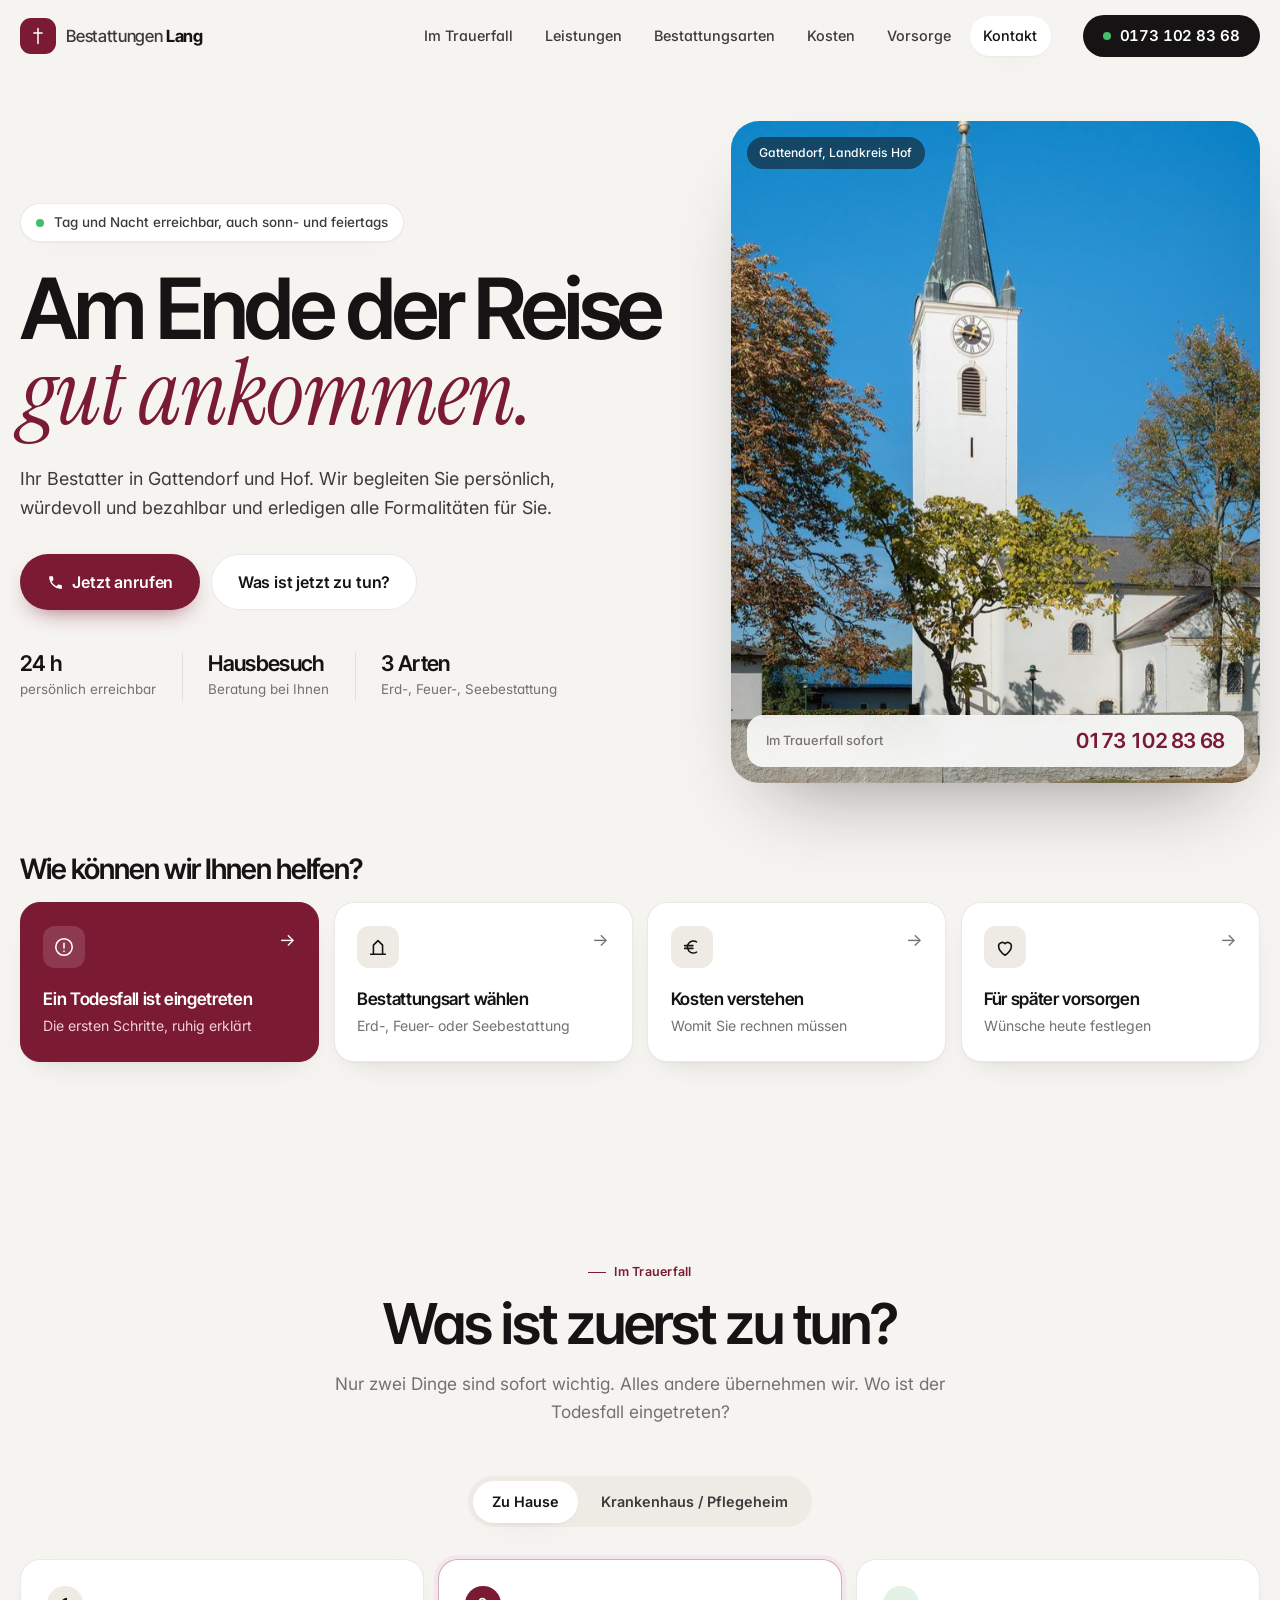
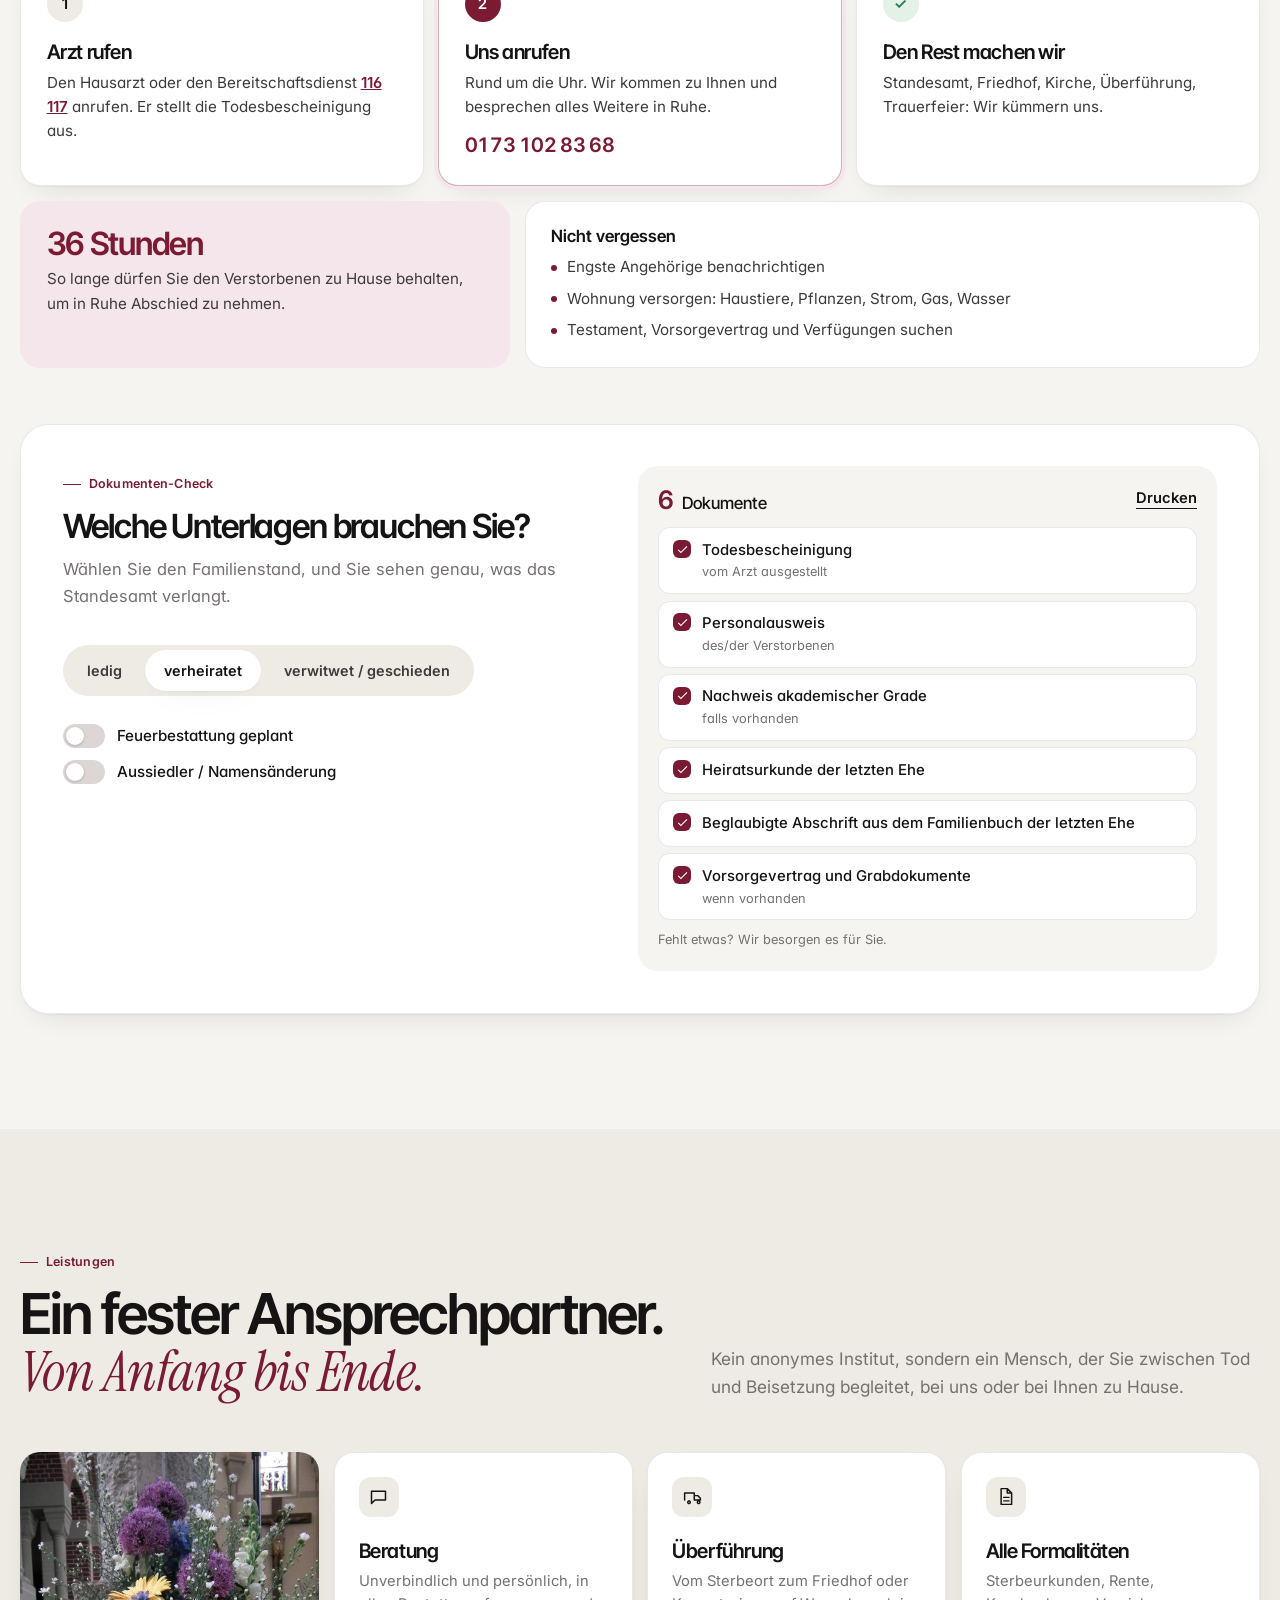
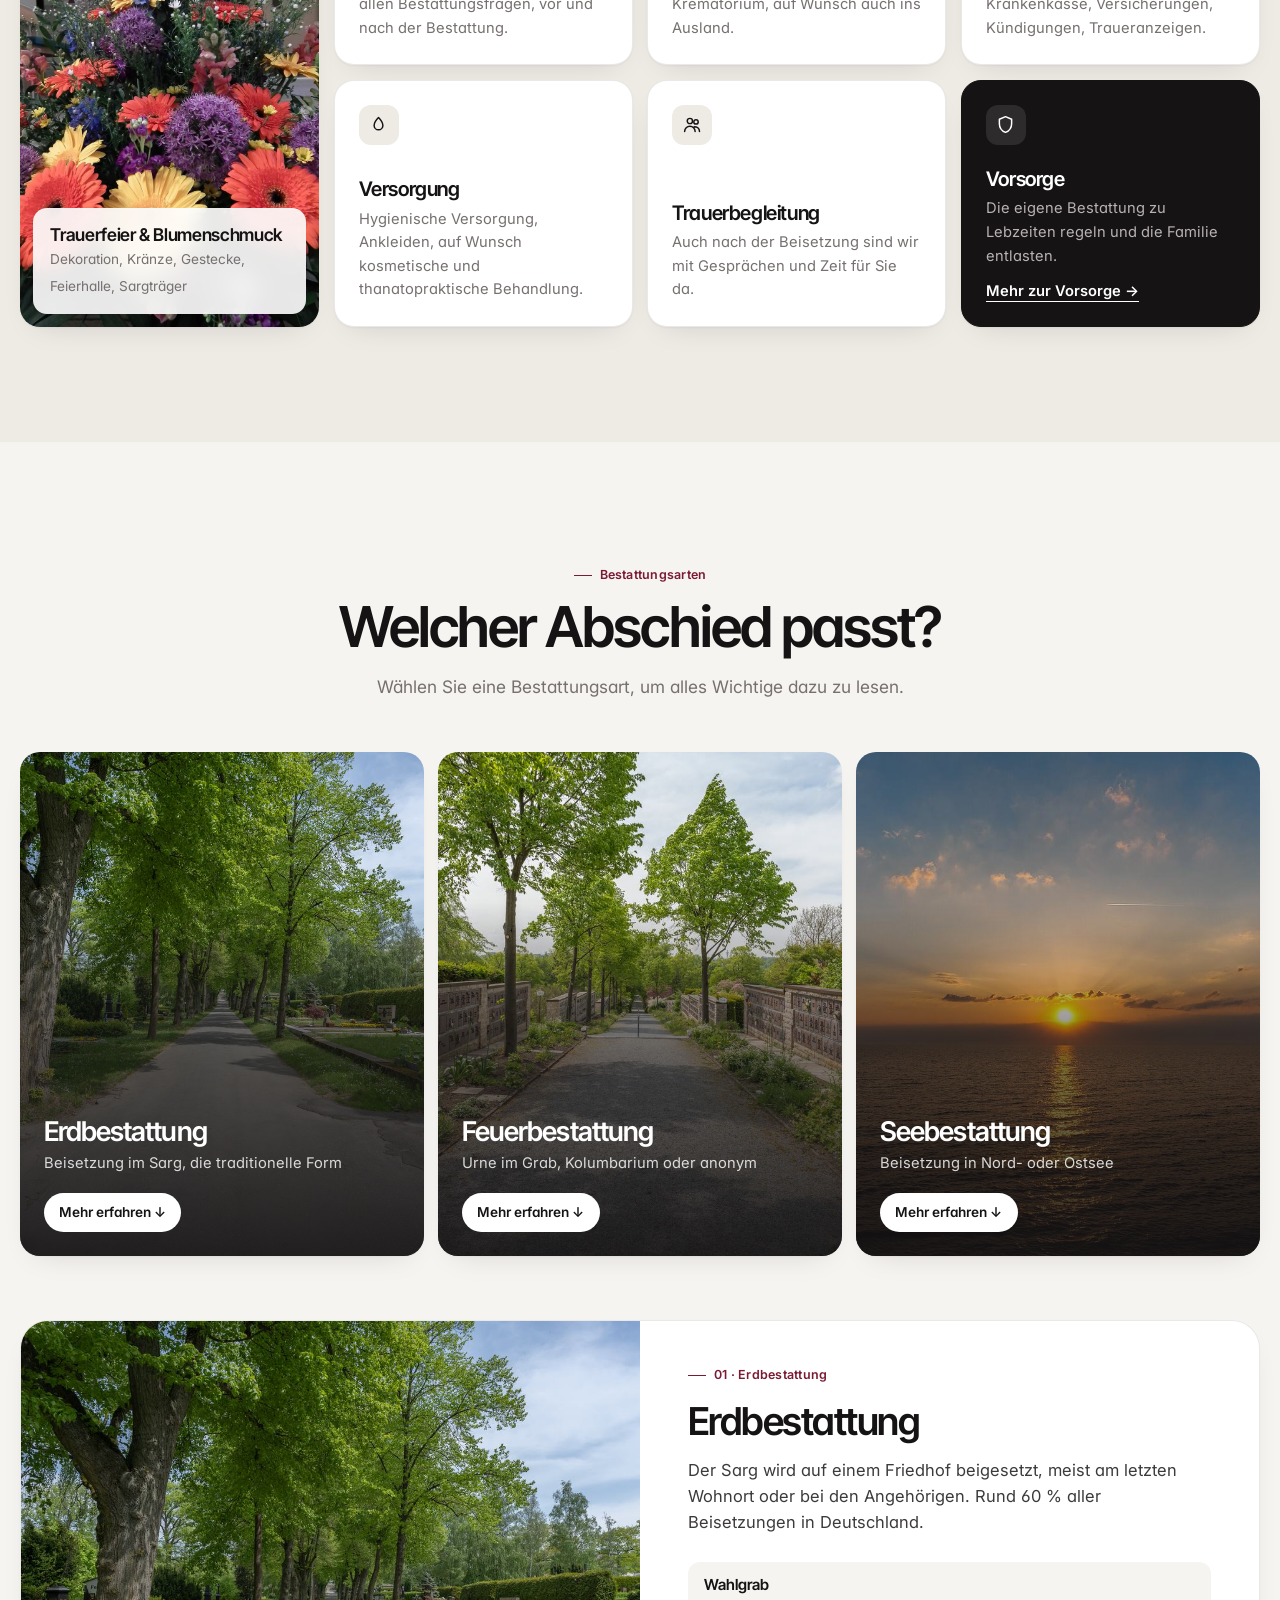
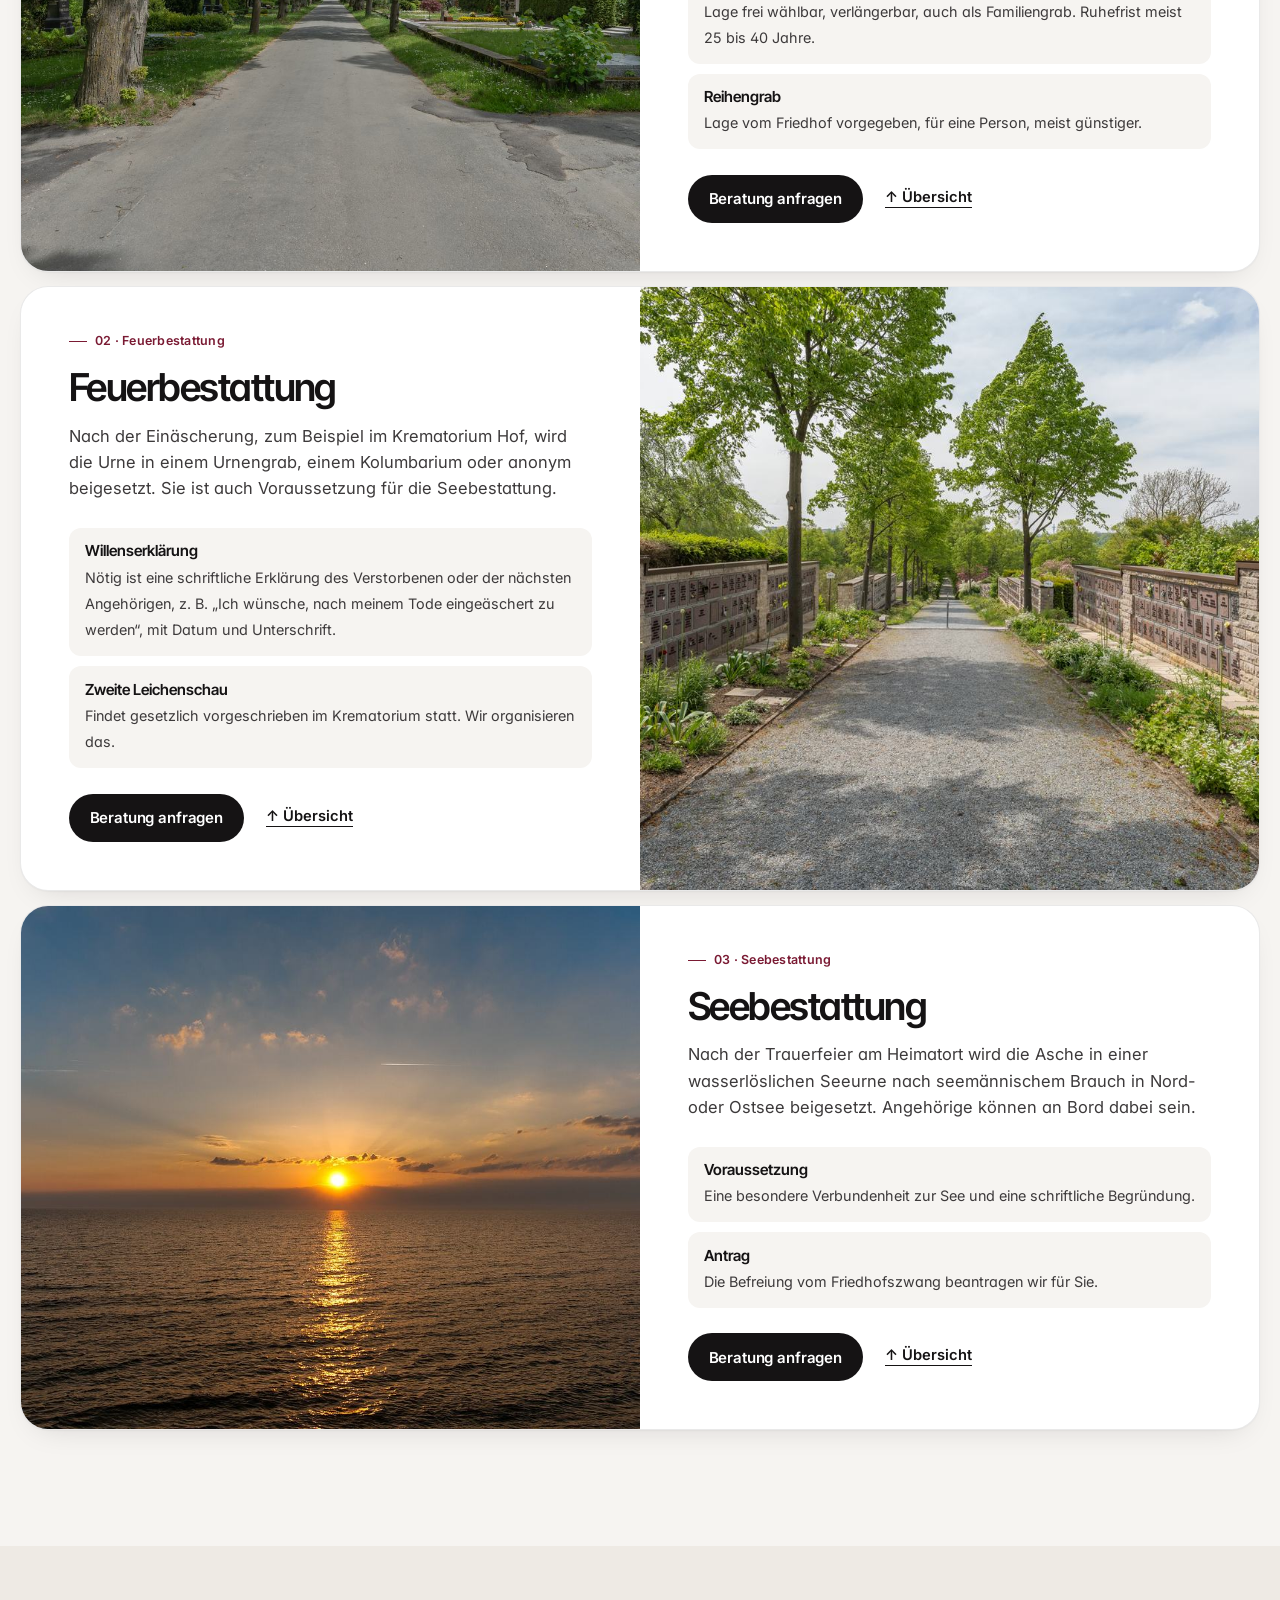
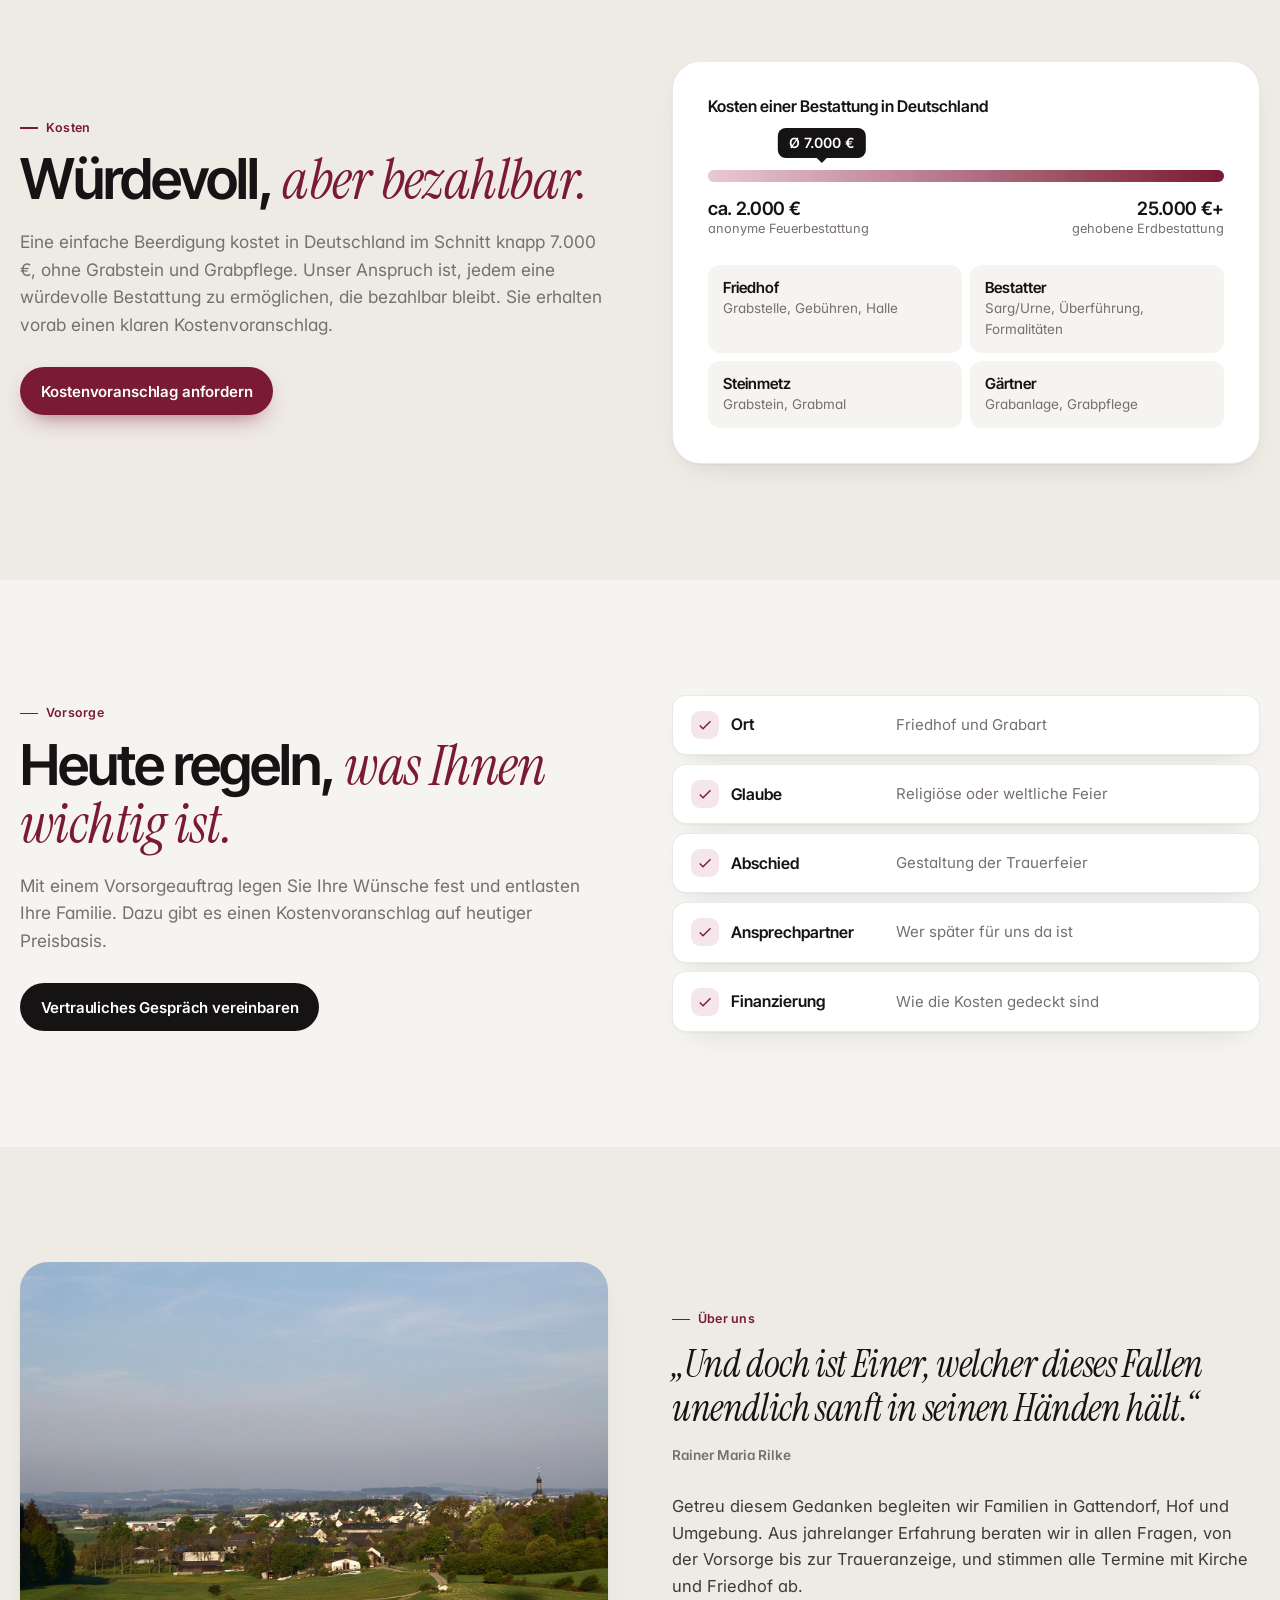
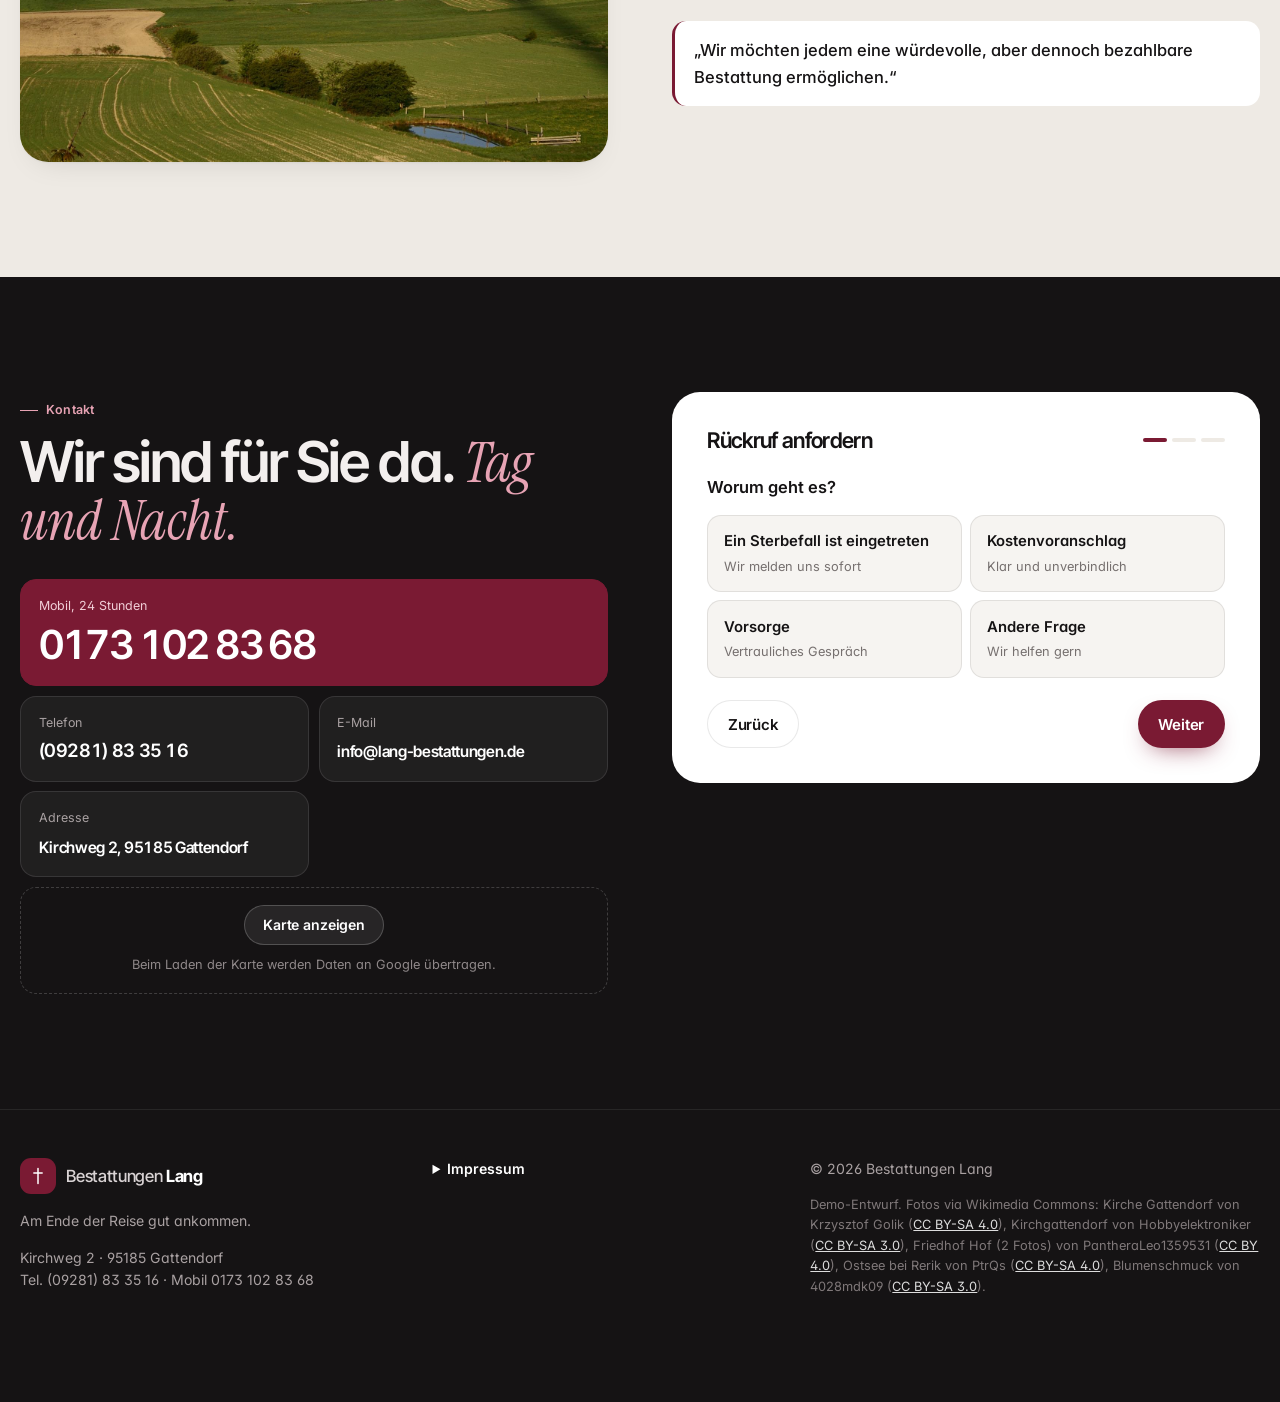
<file: lang-bestattungen/index.html>
<!doctype html>
<html lang="de">
<head>
<meta charset="utf-8">
<meta name="viewport" content="width=device-width, initial-scale=1">
<title>Bestattungen Lang · Gattendorf bei Hof · 24 h erreichbar</title>
<meta name="description" content="Bestattungen Lang in Gattendorf bei Hof: Erd-, Feuer- und Seebestattung, Vorsorge und Trauerbegleitung. Persönlich, würdevoll und bezahlbar. Tag und Nacht erreichbar: 0173 102 83 68.">
<meta name="theme-color" content="#f6f4f1">
<meta property="og:title" content="Bestattungen Lang · Gattendorf">
<meta property="og:description" content="Am Ende der Reise gut ankommen. Persönliche Begleitung im Trauerfall, Tag und Nacht.">
<meta property="og:type" content="website">
<meta property="og:url" content="https://get-flowly.github.io/demo-website/lang-bestattungen/">
<meta property="og:image" content="https://get-flowly.github.io/demo-website/lang-bestattungen/assets/img/kirche-hero-sm.jpg">
<link rel="icon" href="assets/favicon.svg" type="image/svg+xml">
<link rel="preconnect" href="https://fonts.googleapis.com">
<link rel="preconnect" href="https://fonts.gstatic.com" crossorigin>
<link href="https://fonts.googleapis.com/css2?family=Inter+Tight:wght@400;500;600;700&family=Instrument+Serif:ital@0;1&family=Inter:wght@400;500;600&display=swap" rel="stylesheet">
<link rel="preload" as="image" href="assets/img/kirche-hero.jpg">
<link rel="stylesheet" href="assets/style.css?v=3">
</head>
<body>

<a class="skip" href="#main">Zum Inhalt springen</a>

<header class="nav" id="nav">
  <div class="wrap nav__in">
    <a href="#top" class="brand" aria-label="Bestattungen Lang, zur Startseite">
      <span class="brand__mark" aria-hidden="true"><svg viewBox="0 0 24 24"><path d="M12 3v18M7 8.5h10" stroke="currentColor" stroke-width="1.8" stroke-linecap="round"/></svg></span>
      <span class="brand__txt">Bestattungen <b>Lang</b></span>
    </a>
    <nav class="nav__links" aria-label="Hauptnavigation">
      <a href="#zuerst">Im Trauerfall</a>
      <a href="#leistungen">Leistungen</a>
      <a href="#bestattungsarten">Bestattungsarten</a>
      <a href="#kosten">Kosten</a>
      <a href="#vorsorge">Vorsorge</a>
      <a href="#kontakt">Kontakt</a>
    </nav>
    <a href="tel:+491731028368" class="btn btn--dark nav__cta"><i class="live" aria-hidden="true"></i>0173 102 83 68</a>
    <button class="nav__burger" aria-label="Menü öffnen" aria-expanded="false" aria-controls="mnav"><span></span><span></span></button>
  </div>
  <nav class="mnav" id="mnav" aria-label="Mobile Navigation">
    <a href="#zuerst">Im Trauerfall</a>
    <a href="#leistungen">Leistungen</a>
    <a href="#bestattungsarten">Bestattungsarten</a>
    <a href="#kosten">Kosten</a>
    <a href="#vorsorge">Vorsorge</a>
    <a href="#ueber">Über uns</a>
    <a href="#kontakt">Kontakt</a>
  </nav>
</header>

<main id="main">

<!-- HERO -->
<section class="hero" id="top">
  <div class="wrap hero__in">
    <div class="hero__text">
      <p class="pill rise" style="--d:.05s"><i class="live" aria-hidden="true"></i>Tag und Nacht erreichbar, auch sonn- und feiertags</p>
      <h1 class="rise" style="--d:.15s">Am Ende der Reise <em>gut ankommen.</em></h1>
      <p class="hero__lead rise" style="--d:.3s">Ihr Bestatter in Gattendorf und Hof. Wir begleiten Sie persönlich, würdevoll und bezahlbar und erledigen alle Formalitäten für Sie.</p>
      <div class="hero__ctas rise" style="--d:.45s">
        <a href="tel:+491731028368" class="btn btn--accent btn--lg"><svg viewBox="0 0 24 24" aria-hidden="true"><path d="M6.6 10.8a15.1 15.1 0 0 0 6.6 6.6l2.2-2.2a1 1 0 0 1 1-.25 11.4 11.4 0 0 0 3.6.57 1 1 0 0 1 1 1V20a1 1 0 0 1-1 1A17 17 0 0 1 3 4a1 1 0 0 1 1-1h3.5a1 1 0 0 1 1 1c0 1.25.2 2.45.57 3.6a1 1 0 0 1-.25 1z"/></svg>Jetzt anrufen</a>
        <a href="#zuerst" class="btn btn--ghost btn--lg">Was ist jetzt zu tun?</a>
      </div>
      <dl class="hero__facts rise" style="--d:.6s">
        <div><dt>24 h</dt><dd>persönlich erreichbar</dd></div>
        <div><dt>Hausbesuch</dt><dd>Beratung bei Ihnen</dd></div>
        <div><dt>3 Arten</dt><dd>Erd-, Feuer-, Seebestattung</dd></div>
      </dl>
    </div>
    <figure class="hero__media rise" style="--d:.2s">
      <picture>
        <source media="(max-width: 760px)" srcset="assets/img/kirche-hero-sm.jpg">
        <img src="assets/img/kirche-hero.jpg" alt="Kirche zur Heiligen Dreifaltigkeit in Gattendorf" width="1000" height="1250" fetchpriority="high">
      </picture>
      <a href="tel:+491731028368" class="hero__float">
        <span>Im Trauerfall sofort</span>
        <strong>0173 102 83 68</strong>
      </a>
      <figcaption class="hero__place">Gattendorf, Landkreis Hof</figcaption>
    </figure>
  </div>
</section>

<!-- QUICK HELP -->
<section class="quick" aria-labelledby="quickTitle">
  <div class="wrap">
    <h2 id="quickTitle" class="quick__title reveal">Wie können wir Ihnen helfen?</h2>
    <div class="quick__grid">
      <a href="#zuerst" class="qcard qcard--urgent reveal">
        <span class="qcard__ic" aria-hidden="true"><svg viewBox="0 0 24 24"><path d="M12 8v5M12 16.5v.5" /><circle cx="12" cy="12" r="9"/></svg></span>
        <b>Ein Todesfall ist eingetreten</b>
        <span>Die ersten Schritte, ruhig erklärt</span>
        <i class="qcard__arr" aria-hidden="true">→</i>
      </a>
      <a href="#bestattungsarten" class="qcard reveal" style="--d:.06s">
        <span class="qcard__ic" aria-hidden="true"><svg viewBox="0 0 24 24"><path d="M4 20h16M7 20V10l5-5 5 5v10"/></svg></span>
        <b>Bestattungsart wählen</b>
        <span>Erd-, Feuer- oder Seebestattung</span>
        <i class="qcard__arr" aria-hidden="true">→</i>
      </a>
      <a href="#kosten" class="qcard reveal" style="--d:.12s">
        <span class="qcard__ic" aria-hidden="true"><svg viewBox="0 0 24 24"><path d="M17 6.5A6.5 6.5 0 1 0 17 17.5M4 10.5h9M4 13.5h9"/></svg></span>
        <b>Kosten verstehen</b>
        <span>Womit Sie rechnen müssen</span>
        <i class="qcard__arr" aria-hidden="true">→</i>
      </a>
      <a href="#vorsorge" class="qcard reveal" style="--d:.18s">
        <span class="qcard__ic" aria-hidden="true"><svg viewBox="0 0 24 24"><path d="M12 21s-7-4.4-7-10a4 4 0 0 1 7-2.6A4 4 0 0 1 19 11c0 5.6-7 10-7 10z"/></svg></span>
        <b>Für später vorsorgen</b>
        <span>Wünsche heute festlegen</span>
        <i class="qcard__arr" aria-hidden="true">→</i>
      </a>
    </div>
  </div>
</section>

<!-- WAS IST ZUERST ZU TUN -->
<section class="section" id="zuerst">
  <div class="wrap">
    <div class="head reveal">
      <p class="eyebrow">Im Trauerfall</p>
      <h2>Was ist zuerst zu tun?</h2>
      <p class="head__lead">Nur zwei Dinge sind sofort wichtig. Alles andere übernehmen wir. Wo ist der Todesfall eingetreten?</p>
    </div>

    <div class="seg seg--center reveal" role="tablist" aria-label="Ort des Todesfalls">
      <button role="tab" aria-selected="true" data-where="home">Zu Hause</button>
      <button role="tab" aria-selected="false" data-where="clinic" tabindex="-1">Krankenhaus / Pflegeheim</button>
    </div>

    <ol class="steps reveal">
      <li class="step">
        <span class="step__n">1</span>
        <h3>Arzt rufen</h3>
        <p data-show="home">Den Hausarzt oder den Bereitschaftsdienst <a href="tel:116117">116 117</a> anrufen. Er stellt die Todesbescheinigung aus.</p>
        <p data-show="clinic" hidden>Die Todesbescheinigung stellt das Haus automatisch aus. Sie müssen nichts tun.</p>
      </li>
      <li class="step step--key">
        <span class="step__n">2</span>
        <h3>Uns anrufen</h3>
        <p>Rund um die Uhr. Wir kommen zu Ihnen und besprechen alles Weitere in Ruhe.</p>
        <a href="tel:+491731028368" class="step__call">0173 102 83 68</a>
      </li>
      <li class="step step--done">
        <span class="step__n">✓</span>
        <h3>Den Rest machen wir</h3>
        <p>Standesamt, Friedhof, Kirche, Überführung, Trauerfeier: Wir kümmern uns.</p>
      </li>
    </ol>

    <div class="tips reveal">
      <div class="tip tip--hi">
        <p class="tip__big" data-show="home"><span class="count" data-to="36">36</span> Stunden</p>
        <p data-show="home">So lange dürfen Sie den Verstorbenen zu Hause behalten, um in Ruhe Abschied zu nehmen.</p>
        <p class="tip__big" data-show="clinic" hidden>Abschied zu Hause</p>
        <p data-show="clinic" hidden>Auch nach einem Tod im Krankenhaus oder Heim kann der Verstorbene noch einmal nach Hause gebracht werden.</p>
      </div>
      <div class="tip">
        <p class="tip__title">Nicht vergessen</p>
        <ul>
          <li>Engste Angehörige benachrichtigen</li>
          <li>Wohnung versorgen: Haustiere, Pflanzen, Strom, Gas, Wasser</li>
          <li>Testament, Vorsorgevertrag und Verfügungen suchen</li>
        </ul>
      </div>
    </div>

    <!-- DOKUMENTE -->
    <div class="docs reveal" id="dokumente">
      <div class="docs__ask">
        <p class="eyebrow">Dokumenten-Check</p>
        <h3>Welche Unterlagen brauchen Sie?</h3>
        <p>Wählen Sie den Familienstand, und Sie sehen genau, was das Standesamt verlangt.</p>
        <div class="seg seg--wrap" role="radiogroup" aria-label="Familienstand des Verstorbenen">
          <label><input type="radio" name="stand" value="ledig"><span>ledig</span></label>
          <label><input type="radio" name="stand" value="verheiratet" checked><span>verheiratet</span></label>
          <label><input type="radio" name="stand" value="verwitwet"><span>verwitwet / geschieden</span></label>
        </div>
        <label class="switch"><input type="checkbox" id="feuer"><span class="switch__ui" aria-hidden="true"></span>Feuerbestattung geplant</label>
        <label class="switch"><input type="checkbox" id="aussiedler"><span class="switch__ui" aria-hidden="true"></span>Aussiedler / Namensänderung</label>
      </div>
      <div class="docs__out">
        <div class="docs__head"><p><b id="docN">0</b> Dokumente</p><button class="link" id="docPrint" type="button">Drucken</button></div>
        <ul id="docList" aria-live="polite"></ul>
        <p class="fine">Fehlt etwas? Wir besorgen es für Sie.</p>
      </div>
    </div>
  </div>
</section>

<!-- LEISTUNGEN -->
<section class="section section--soft" id="leistungen">
  <div class="wrap">
    <div class="head head--split reveal">
      <div>
        <p class="eyebrow">Leistungen</p>
        <h2>Ein fester Ansprechpartner. <em>Von Anfang bis Ende.</em></h2>
      </div>
      <p class="head__lead">Kein anonymes Institut, sondern ein Mensch, der Sie zwischen Tod und Beisetzung begleitet, bei uns oder bei Ihnen zu Hause.</p>
    </div>
    <div class="bento">
      <article class="bcard bcard--img reveal">
        <img src="assets/img/blumen.jpg" alt="Farbenfroher Blumenschmuck in einer Kirche" loading="lazy" width="1000" height="1333">
        <div class="bcard__over"><b>Trauerfeier &amp; Blumenschmuck</b><span>Dekoration, Kränze, Gestecke, Feierhalle, Sargträger</span></div>
      </article>
      <article class="bcard reveal"><span class="bcard__ic" aria-hidden="true"><svg viewBox="0 0 24 24"><path d="M4 6h16v10H8l-4 4z"/></svg></span><h3>Beratung</h3><p>Unverbindlich und persönlich, in allen Bestattungsfragen, vor und nach der Bestattung.</p></article>
      <article class="bcard reveal"><span class="bcard__ic" aria-hidden="true"><svg viewBox="0 0 24 24"><path d="M3 16V8h11v8M14 11h4l3 3v2h-7M6.5 18.5a1.5 1.5 0 1 0 0-.01M17.5 18.5a1.5 1.5 0 1 0 0-.01"/></svg></span><h3>Überführung</h3><p>Vom Sterbeort zum Friedhof oder Krematorium, auf Wunsch auch ins Ausland.</p></article>
      <article class="bcard reveal"><span class="bcard__ic" aria-hidden="true"><svg viewBox="0 0 24 24"><path d="M7 3h7l5 5v13H7zM14 3v5h5M10 13h6M10 17h6"/></svg></span><h3>Alle Formalitäten</h3><p>Sterbeurkunden, Rente, Krankenkasse, Versicherungen, Kündigungen, Traueranzeigen.</p></article>
      <article class="bcard reveal"><span class="bcard__ic" aria-hidden="true"><svg viewBox="0 0 24 24"><path d="M12 4c3 3 5 5.5 5 9a5 5 0 0 1-10 0c0-3.5 2-6 5-9z"/></svg></span><h3>Versorgung</h3><p>Hygienische Versorgung, Ankleiden, auf Wunsch kosmetische und thanatopraktische Behandlung.</p></article>
      <article class="bcard reveal"><span class="bcard__ic" aria-hidden="true"><svg viewBox="0 0 24 24"><circle cx="9" cy="8" r="3"/><circle cx="16" cy="9" r="2.5"/><path d="M3 20c0-3.3 2.7-6 6-6s6 2.7 6 6M14 14.5c3 0 6 2 6 5.5"/></svg></span><h3>Trauerbegleitung</h3><p>Auch nach der Beisetzung sind wir mit Gesprächen und Zeit für Sie da.</p></article>
      <article class="bcard bcard--dark reveal"><span class="bcard__ic" aria-hidden="true"><svg viewBox="0 0 24 24"><path d="M12 3l7 3v5c0 5-3.5 8.5-7 10-3.5-1.5-7-5-7-10V6z"/></svg></span><h3>Vorsorge</h3><p>Die eigene Bestattung zu Lebzeiten regeln und die Familie entlasten.</p><a href="#vorsorge" class="link link--light">Mehr zur Vorsorge →</a></article>
    </div>
  </div>
</section>

<!-- BESTATTUNGSARTEN -->
<section class="section" id="bestattungsarten">
  <div class="wrap">
    <div class="head reveal">
      <p class="eyebrow">Bestattungsarten</p>
      <h2>Welcher Abschied passt?</h2>
      <p class="head__lead">Wählen Sie eine Bestattungsart, um alles Wichtige dazu zu lesen.</p>
    </div>

    <div class="types">
      <a href="#erdbestattung" class="type reveal">
        <img src="assets/img/allee.jpg" alt="" loading="lazy" width="1400" height="933">
        <span class="type__body"><b>Erdbestattung</b><span>Beisetzung im Sarg, die traditionelle Form</span><i>Mehr erfahren ↓</i></span>
      </a>
      <a href="#feuerbestattung" class="type reveal" style="--d:.08s">
        <img src="assets/img/urnen.jpg" alt="" loading="lazy" width="1400" height="810">
        <span class="type__body"><b>Feuerbestattung</b><span>Urne im Grab, Kolumbarium oder anonym</span><i>Mehr erfahren ↓</i></span>
      </a>
      <a href="#seebestattung" class="type reveal" style="--d:.16s">
        <img src="assets/img/meer.jpg" alt="" loading="lazy" width="1400" height="787">
        <span class="type__body"><b>Seebestattung</b><span>Beisetzung in Nord- oder Ostsee</span><i>Mehr erfahren ↓</i></span>
      </a>
    </div>

    <div class="details">
      <article class="detail reveal" id="erdbestattung">
        <figure><img src="assets/img/allee.jpg" alt="Baumallee auf dem Friedhof Hof" loading="lazy" width="1400" height="933"></figure>
        <div class="detail__text">
          <p class="eyebrow">01 · Erdbestattung</p>
          <h3>Erdbestattung</h3>
          <p>Der Sarg wird auf einem Friedhof beigesetzt, meist am letzten Wohnort oder bei den Angehörigen. Rund 60 % aller Beisetzungen in Deutschland.</p>
          <div class="kv">
            <div><b>Wahlgrab</b><span>Lage frei wählbar, verlängerbar, auch als Familiengrab. Ruhefrist meist 25 bis 40 Jahre.</span></div>
            <div><b>Reihengrab</b><span>Lage vom Friedhof vorgegeben, für eine Person, meist günstiger.</span></div>
          </div>
          <div class="detail__cta"><a href="#kontakt" class="btn btn--dark" data-art="Erdbestattung">Beratung anfragen</a><a href="#bestattungsarten" class="link">↑ Übersicht</a></div>
        </div>
      </article>

      <article class="detail detail--flip reveal" id="feuerbestattung">
        <figure><img src="assets/img/urnen.jpg" alt="Weg zwischen Urnenwänden auf dem Friedhof Hof" loading="lazy" width="1400" height="810"></figure>
        <div class="detail__text">
          <p class="eyebrow">02 · Feuerbestattung</p>
          <h3>Feuerbestattung</h3>
          <p>Nach der Einäscherung, zum Beispiel im Krematorium Hof, wird die Urne in einem Urnengrab, einem Kolumbarium oder anonym beigesetzt. Sie ist auch Voraussetzung für die Seebestattung.</p>
          <div class="kv">
            <div><b>Willenserklärung</b><span>Nötig ist eine schriftliche Erklärung des Verstorbenen oder der nächsten Angehörigen, z. B. „Ich wünsche, nach meinem Tode eingeäschert zu werden“, mit Datum und Unterschrift.</span></div>
            <div><b>Zweite Leichenschau</b><span>Findet gesetzlich vorgeschrieben im Krematorium statt. Wir organisieren das.</span></div>
          </div>
          <div class="detail__cta"><a href="#kontakt" class="btn btn--dark" data-art="Feuerbestattung">Beratung anfragen</a><a href="#bestattungsarten" class="link">↑ Übersicht</a></div>
        </div>
      </article>

      <article class="detail reveal" id="seebestattung">
        <figure><img src="assets/img/meer.jpg" alt="Sonnenuntergang über der Ostsee" loading="lazy" width="1400" height="787"></figure>
        <div class="detail__text">
          <p class="eyebrow">03 · Seebestattung</p>
          <h3>Seebestattung</h3>
          <p>Nach der Trauerfeier am Heimatort wird die Asche in einer wasserlöslichen Seeurne nach seemännischem Brauch in Nord- oder Ostsee beigesetzt. Angehörige können an Bord dabei sein.</p>
          <div class="kv">
            <div><b>Voraussetzung</b><span>Eine besondere Verbundenheit zur See und eine schriftliche Begründung.</span></div>
            <div><b>Antrag</b><span>Die Befreiung vom Friedhofszwang beantragen wir für Sie.</span></div>
          </div>
          <div class="detail__cta"><a href="#kontakt" class="btn btn--dark" data-art="Seebestattung">Beratung anfragen</a><a href="#bestattungsarten" class="link">↑ Übersicht</a></div>
        </div>
      </article>
    </div>
  </div>
</section>

<!-- KOSTEN -->
<section class="section section--soft" id="kosten">
  <div class="wrap kosten">
    <div class="reveal">
      <p class="eyebrow">Kosten</p>
      <h2>Würdevoll, <em>aber bezahlbar.</em></h2>
      <p class="head__lead">Eine einfache Beerdigung kostet in Deutschland im Schnitt knapp 7.000 €, ohne Grabstein und Grabpflege. Unser Anspruch ist, jedem eine würdevolle Bestattung zu ermöglichen, die bezahlbar bleibt. Sie erhalten vorab einen klaren Kostenvoranschlag.</p>
      <a href="#kontakt" class="btn btn--accent" data-pick="Kostenvoranschlag">Kostenvoranschlag anfordern</a>
    </div>
    <div class="range reveal" aria-label="Kostenspanne einer Bestattung in Deutschland">
      <p class="range__label">Kosten einer Bestattung in Deutschland</p>
      <div class="range__bar"><i></i><span class="range__avg" style="--p:22%">Ø 7.000 €</span></div>
      <div class="range__ends"><span><b>ca. 2.000 €</b>anonyme Feuerbestattung</span><span><b>25.000 €+</b>gehobene Erdbestattung</span></div>
      <ul class="parts">
        <li><b>Friedhof</b>Grabstelle, Gebühren, Halle</li>
        <li><b>Bestatter</b>Sarg/Urne, Überführung, Formalitäten</li>
        <li><b>Steinmetz</b>Grabstein, Grabmal</li>
        <li><b>Gärtner</b>Grabanlage, Grabpflege</li>
      </ul>
    </div>
  </div>
</section>

<!-- VORSORGE -->
<section class="section" id="vorsorge">
  <div class="wrap vorsorge">
    <div class="reveal">
      <p class="eyebrow">Vorsorge</p>
      <h2>Heute regeln, <em>was Ihnen wichtig ist.</em></h2>
      <p class="head__lead">Mit einem Vorsorgeauftrag legen Sie Ihre Wünsche fest und entlasten Ihre Familie. Dazu gibt es einen Kostenvoranschlag auf heutiger Preisbasis.</p>
      <a href="#kontakt" class="btn btn--dark" data-pick="Vorsorge">Vertrauliches Gespräch vereinbaren</a>
    </div>
    <ul class="checks reveal">
      <li><b>Ort</b>Friedhof und Grabart</li>
      <li><b>Glaube</b>Religiöse oder weltliche Feier</li>
      <li><b>Abschied</b>Gestaltung der Trauerfeier</li>
      <li><b>Ansprechpartner</b>Wer später für uns da ist</li>
      <li><b>Finanzierung</b>Wie die Kosten gedeckt sind</li>
    </ul>
  </div>
</section>

<!-- ÜBER UNS -->
<section class="section section--soft" id="ueber">
  <div class="wrap about">
    <figure class="about__img reveal">
      <img src="assets/img/hero.jpg" alt="Blick auf Kirchgattendorf und die Landschaft im Landkreis Hof" loading="lazy" width="2000" height="1333">
    </figure>
    <div class="about__text">
      <p class="eyebrow reveal">Über uns</p>
      <blockquote class="quote reveal">
        <p>„Und doch ist Einer, welcher dieses Fallen unendlich sanft in seinen Händen hält.“</p>
        <cite>Rainer Maria Rilke</cite>
      </blockquote>
      <p class="reveal">Getreu diesem Gedanken begleiten wir Familien in Gattendorf, Hof und Umgebung. Aus jahrelanger Erfahrung beraten wir in allen Fragen, von der Vorsorge bis zur Traueranzeige, und stimmen alle Termine mit Kirche und Friedhof ab.</p>
      <p class="about__motto reveal">„Wir möchten jedem eine würdevolle, aber dennoch bezahlbare Bestattung ermöglichen.“</p>
    </div>
  </div>
</section>

<!-- KONTAKT -->
<section class="section section--dark contact" id="kontakt">
  <div class="wrap contact__in">
    <div class="contact__info">
      <p class="eyebrow reveal">Kontakt</p>
      <h2 class="reveal">Wir sind für Sie da. <em>Tag und Nacht.</em></h2>
      <div class="ccards reveal">
        <a href="tel:+491731028368" class="ccard ccard--main"><span>Mobil, 24 Stunden</span><strong>0173 102 83 68</strong></a>
        <a href="tel:+499281833516" class="ccard"><span>Telefon</span><strong>(09281) 83 35 16</strong></a>
        <a href="mailto:info@lang-bestattungen.de" class="ccard"><span>E-Mail</span><strong class="sm">info@lang-bestattungen.de</strong></a>
        <div class="ccard"><span>Adresse</span><strong class="sm">Kirchweg 2, 95185 Gattendorf</strong></div>
      </div>
      <div class="map reveal" id="map">
        <button class="btn btn--ghost-light btn--sm" id="mapBtn" type="button">Karte anzeigen</button>
        <p class="fine">Beim Laden der Karte werden Daten an Google übertragen.</p>
      </div>
    </div>

    <form class="wizard reveal" id="wizard" novalidate>
      <div class="wizard__top">
        <p class="wizard__title">Rückruf anfordern</p>
        <ol class="wizard__dots" aria-hidden="true"><li class="on"></li><li></li><li></li></ol>
      </div>
      <fieldset class="wstep is-on" data-step="1">
        <legend>Worum geht es?</legend>
        <div class="choices">
          <label class="choice"><input type="radio" name="anliegen" value="Ein Sterbefall ist eingetreten"><span><b>Ein Sterbefall ist eingetreten</b><small>Wir melden uns sofort</small></span></label>
          <label class="choice"><input type="radio" name="anliegen" value="Kostenvoranschlag"><span><b>Kostenvoranschlag</b><small>Klar und unverbindlich</small></span></label>
          <label class="choice"><input type="radio" name="anliegen" value="Vorsorge"><span><b>Vorsorge</b><small>Vertrauliches Gespräch</small></span></label>
          <label class="choice"><input type="radio" name="anliegen" value="Allgemeine Frage"><span><b>Andere Frage</b><small>Wir helfen gern</small></span></label>
        </div>
        <p class="werr" hidden>Bitte wählen Sie eine Option.</p>
      </fieldset>
      <fieldset class="wstep" data-step="2">
        <legend>Welche Bestattungsart?</legend>
        <div class="choices choices--sm">
          <label class="choice"><input type="radio" name="art" value="Erdbestattung"><span><b>Erdbestattung</b></span></label>
          <label class="choice"><input type="radio" name="art" value="Feuerbestattung"><span><b>Feuerbestattung</b></span></label>
          <label class="choice"><input type="radio" name="art" value="Seebestattung"><span><b>Seebestattung</b></span></label>
          <label class="choice"><input type="radio" name="art" value="Noch unklar"><span><b>Noch unklar</b></span></label>
        </div>
        <label class="field"><span>Nachricht <small>(optional)</small></span><textarea name="nachricht" rows="3" placeholder="z. B. Friedhof, Wünsche, wann Sie erreichbar sind"></textarea></label>
      </fieldset>
      <fieldset class="wstep" data-step="3">
        <legend>Wie erreichen wir Sie?</legend>
        <label class="field"><span>Name</span><input name="name" autocomplete="name" required></label>
        <label class="field"><span>Telefon</span><input name="telefon" type="tel" autocomplete="tel" required></label>
        <label class="field"><span>E-Mail <small>(optional)</small></span><input name="email" type="email" autocomplete="email"></label>
        <p class="werr" hidden>Bitte Name und Telefonnummer angeben.</p>
      </fieldset>
      <div class="wstep wdone" data-step="4">
        <p class="wdone__ic" aria-hidden="true">✓</p>
        <p class="wizard__title">Danke. Ihr E-Mail-Programm öffnet sich.</p>
        <p>Senden Sie die vorbereitete Nachricht ab, wir melden uns umgehend. Eilt es? <a href="tel:+491731028368">0173 102 83 68</a></p>
      </div>
      <div class="wizard__nav">
        <button type="button" class="btn btn--ghost" id="wBack" hidden>Zurück</button>
        <button type="button" class="btn btn--accent" id="wNext">Weiter</button>
      </div>
    </form>
  </div>
</section>

</main>

<footer class="foot">
  <div class="wrap foot__in">
    <div>
      <p class="brand brand--foot"><span class="brand__mark" aria-hidden="true"><svg viewBox="0 0 24 24"><path d="M12 3v18M7 8.5h10" stroke="currentColor" stroke-width="1.8" stroke-linecap="round"/></svg></span><span class="brand__txt">Bestattungen <b>Lang</b></span></p>
      <p>Am Ende der Reise gut ankommen.</p>
      <p>Kirchweg 2 · 95185 Gattendorf<br>Tel. (09281) 83 35 16 · Mobil 0173 102 83 68</p>
    </div>
    <details class="foot__legal">
      <summary>Impressum</summary>
      <p><b>Angaben gemäß § 5 DDG</b><br>Bestattungen Lang<br>Inh.: Stefan Burdzik<br>Kirchweg 2, 95185 Gattendorf<br>Telefon: 0173 1028368<br>E-Mail: info@lang-bestattungen.de<br>Steuernummer: 223/208/60923</p>
    </details>
    <div>
      <p>© 2026 Bestattungen Lang</p>
      <p class="fine">Demo-Entwurf. Fotos via Wikimedia Commons: Kirche Gattendorf von Krzysztof Golik (<a href="https://creativecommons.org/licenses/by-sa/4.0" rel="noopener">CC BY-SA 4.0</a>), Kirchgattendorf von Hobbyelektroniker (<a href="https://creativecommons.org/licenses/by-sa/3.0" rel="noopener">CC BY-SA 3.0</a>), Friedhof Hof (2 Fotos) von PantheraLeo1359531 (<a href="https://creativecommons.org/licenses/by/4.0" rel="noopener">CC BY 4.0</a>), Ostsee bei Rerik von PtrQs (<a href="https://creativecommons.org/licenses/by-sa/4.0" rel="noopener">CC BY-SA 4.0</a>), Blumenschmuck von 4028mdk09 (<a href="https://creativecommons.org/licenses/by-sa/3.0" rel="noopener">CC BY-SA 3.0</a>).</p>
    </div>
  </div>
</footer>

<div class="callbar" role="region" aria-label="Schnellkontakt">
  <a href="tel:+491731028368" class="callbar__main"><svg viewBox="0 0 24 24" aria-hidden="true"><path d="M6.6 10.8a15.1 15.1 0 0 0 6.6 6.6l2.2-2.2a1 1 0 0 1 1-.25 11.4 11.4 0 0 0 3.6.57 1 1 0 0 1 1 1V20a1 1 0 0 1-1 1A17 17 0 0 1 3 4a1 1 0 0 1 1-1h3.5a1 1 0 0 1 1 1c0 1.25.2 2.45.57 3.6a1 1 0 0 1-.25 1z"/></svg>Tag &amp; Nacht anrufen</a>
  <a href="#kontakt" class="callbar__alt">Rückruf</a>
</div>

<script src="assets/app.js?v=3" defer></script>
</body>
</html>
</file>
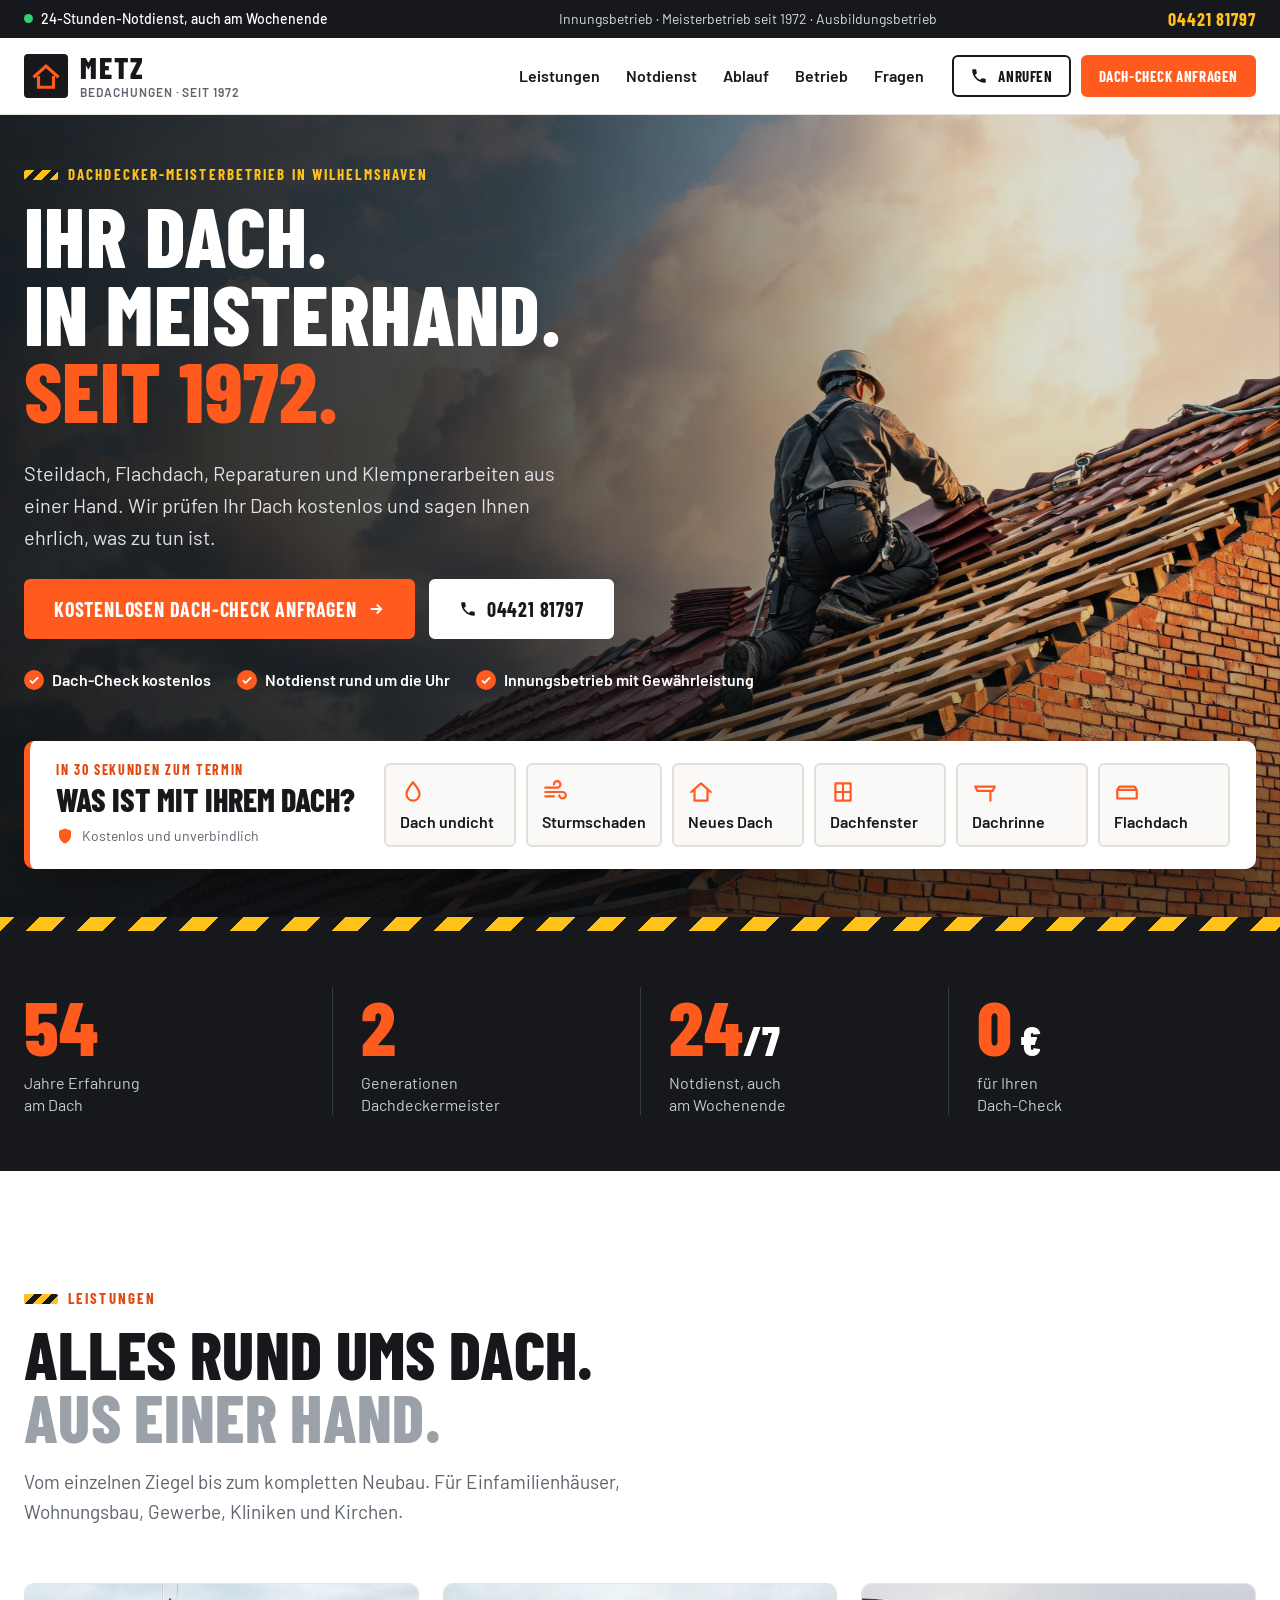
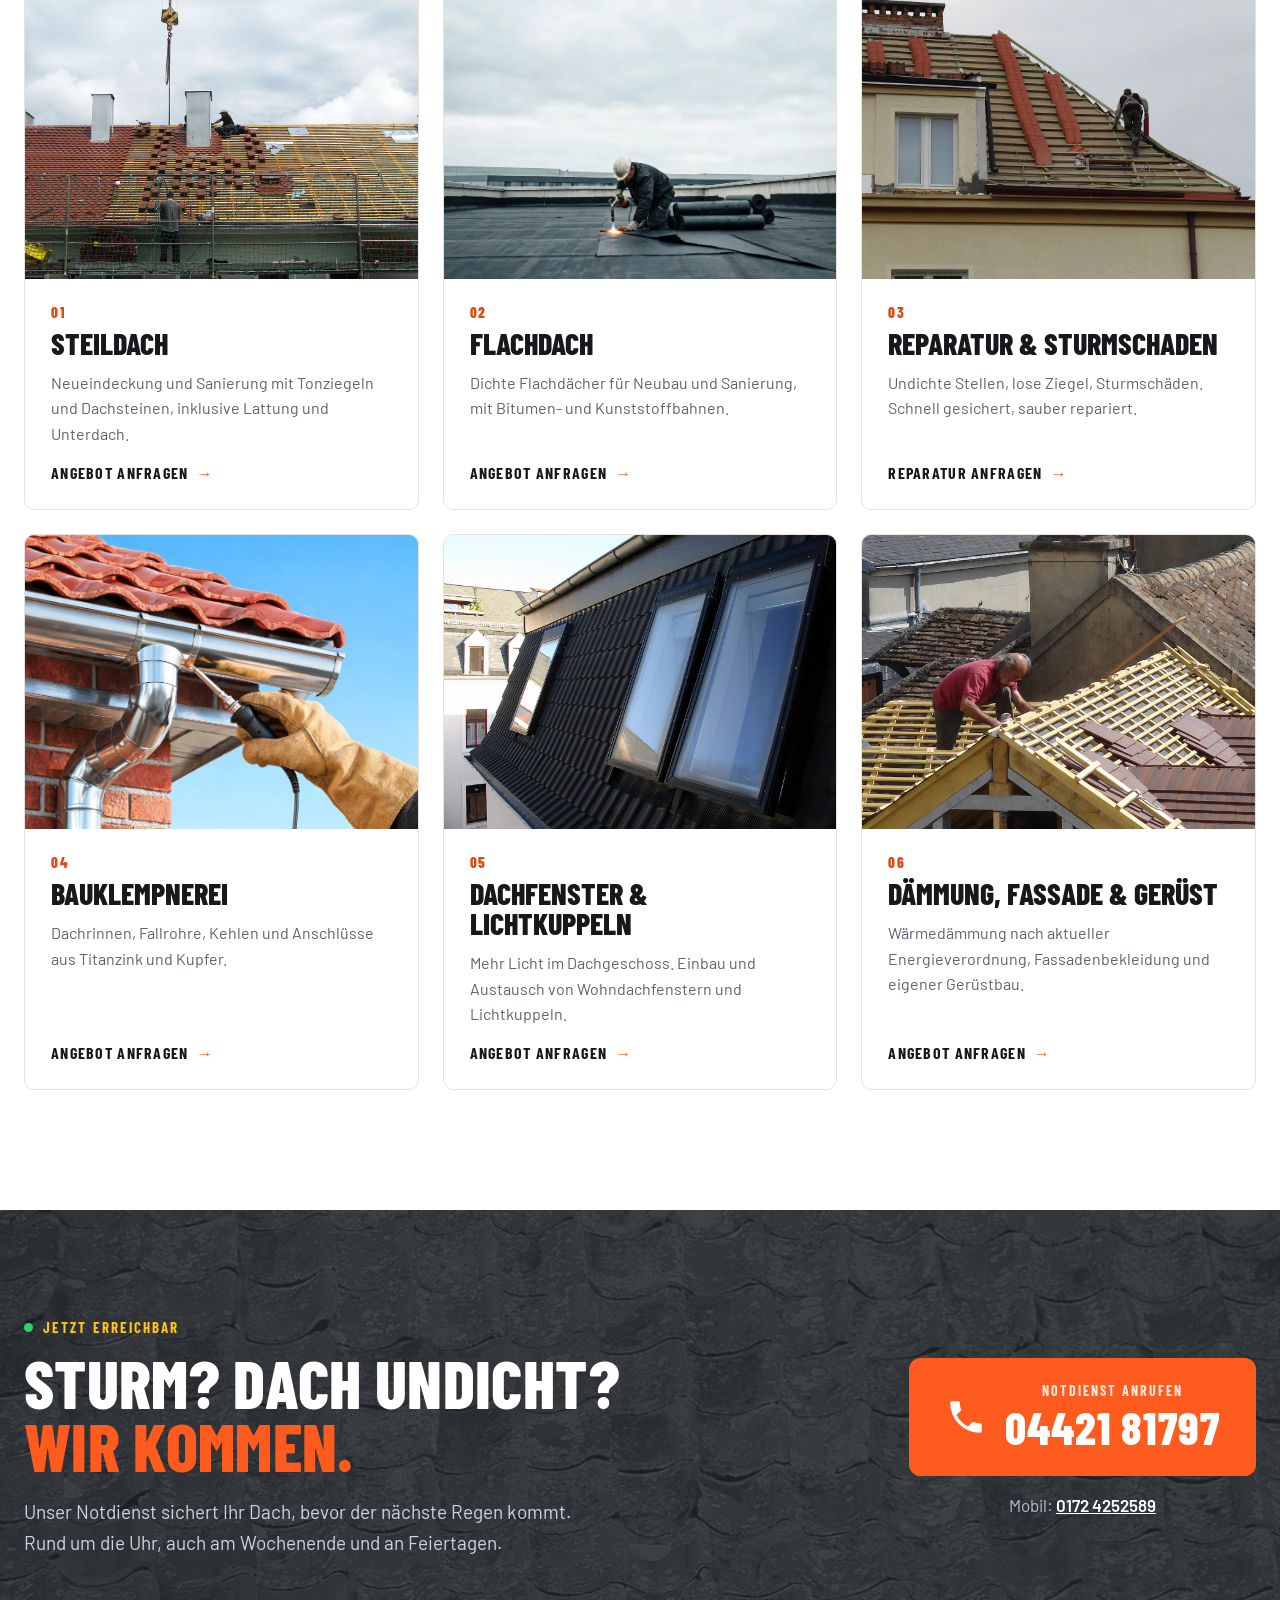
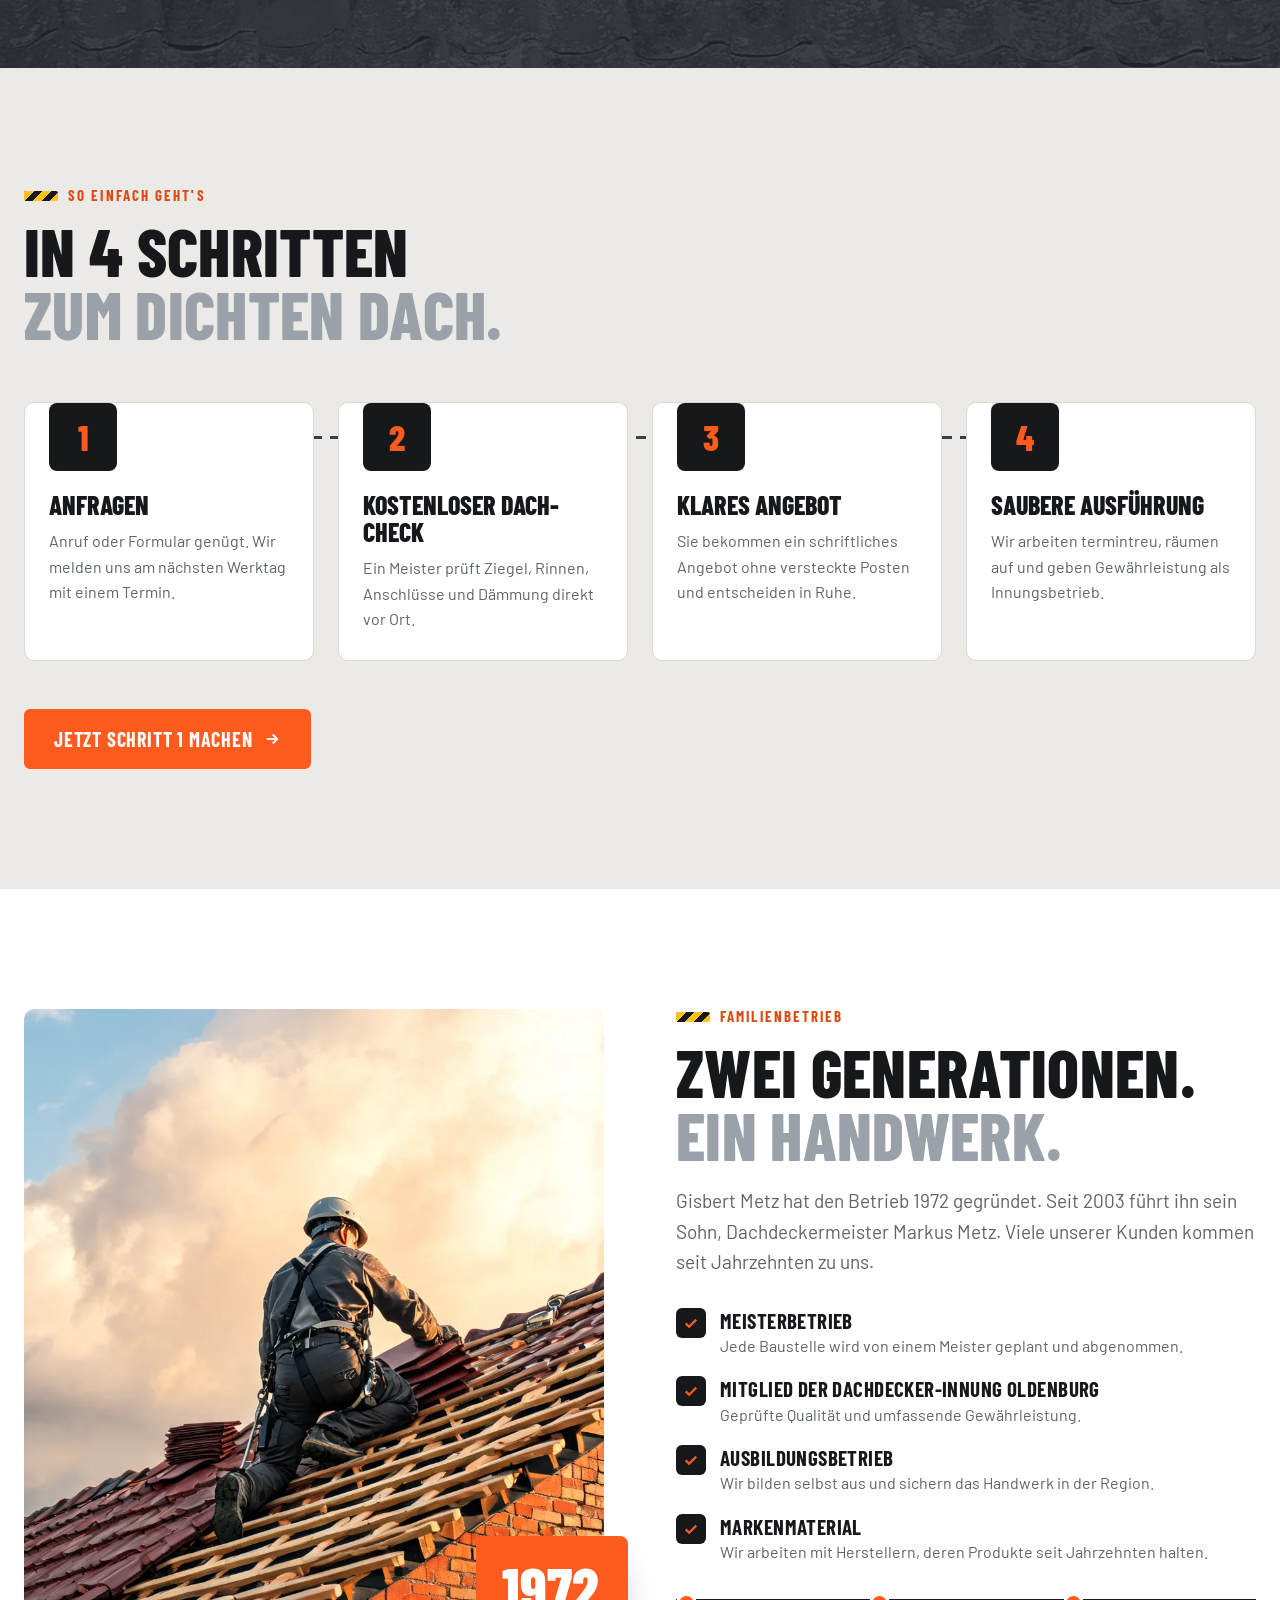
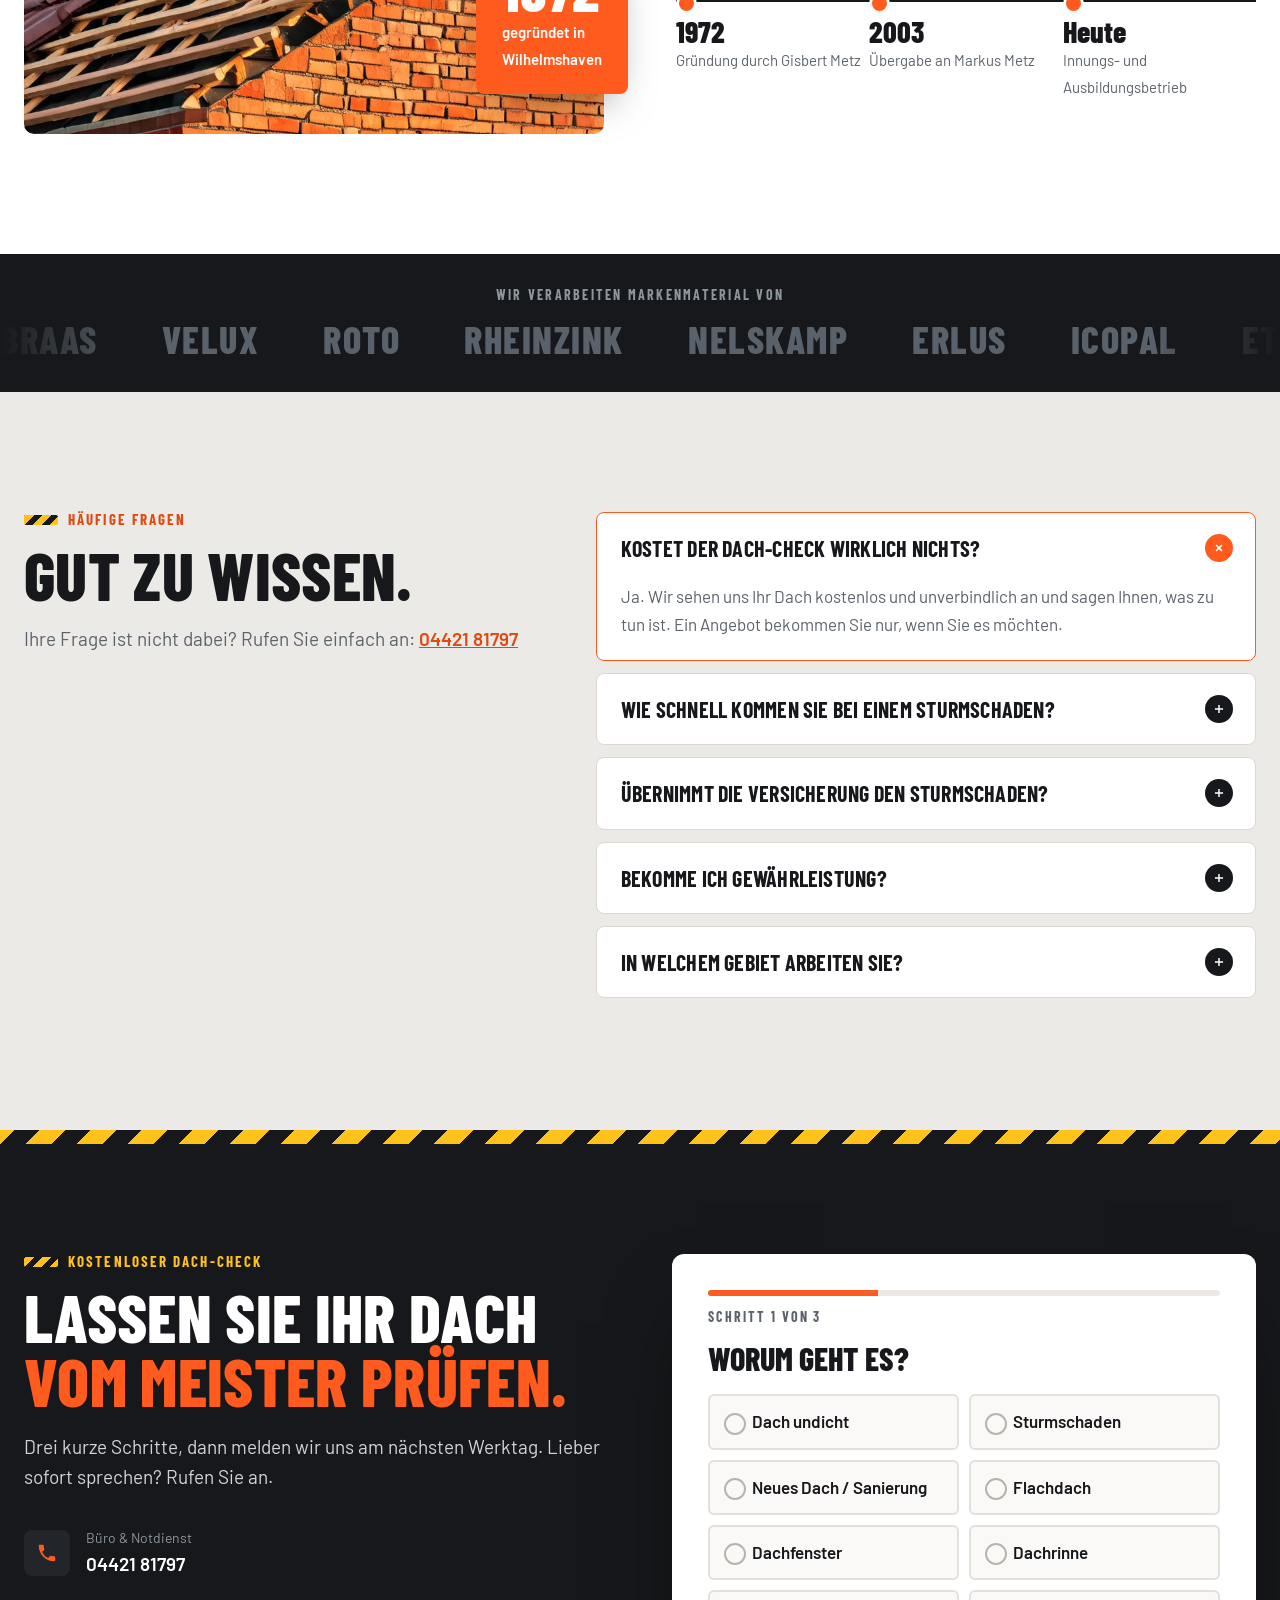
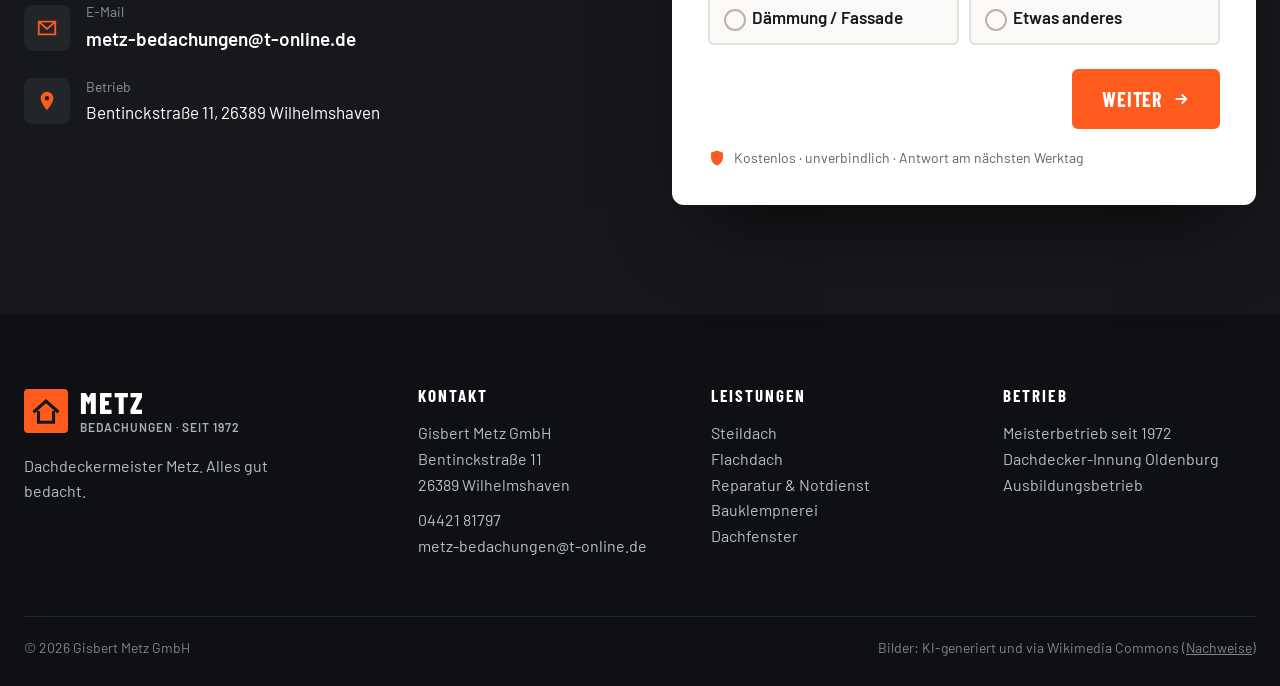
<file: metz-bedachungen/index.html>
<!doctype html>
<html lang="de">
<head>
<meta charset="utf-8">
<meta name="viewport" content="width=device-width, initial-scale=1, viewport-fit=cover">
<title>Dachdecker Wilhelmshaven | Gisbert Metz GmbH – Meisterbetrieb seit 1972</title>
<meta name="description" content="Dachdecker-Meisterbetrieb in Wilhelmshaven seit 1972: Steildach, Flachdach, Reparaturen, Bauklempnerei und Dachfenster. Kostenloser Dach-Check und 24-Stunden-Notdienst.">
<meta property="og:type" content="website">
<meta property="og:title" content="Gisbert Metz GmbH – Dachdecker in Wilhelmshaven">
<meta property="og:description" content="Meisterbetrieb seit 1972. Kostenloser Dach-Check und Notdienst rund um die Uhr.">
<meta property="og:image" content="share.jpg">
<meta name="theme-color" content="#16181b">
<link rel="icon" href="favicon.svg" type="image/svg+xml">
<link rel="preconnect" href="https://fonts.googleapis.com">
<link rel="preconnect" href="https://fonts.gstatic.com" crossorigin>
<link href="https://fonts.googleapis.com/css2?family=Barlow+Condensed:wght@600;700;800&family=Barlow:wght@400;500;600&display=swap" rel="stylesheet">
<link rel="stylesheet" href="style.css">
</head>
<body>

<a class="skip" href="#main">Zum Inhalt</a>

<div class="topbar">
  <div class="wrap topbar__in">
    <span class="topbar__live"><i class="pulse"></i> 24-Stunden-Notdienst, auch am Wochenende</span>
    <span class="topbar__facts">Innungsbetrieb · Meisterbetrieb seit 1972 · Ausbildungsbetrieb</span>
    <a class="topbar__tel" href="tel:+49442181797">04421 81797</a>
  </div>
</div>

<header class="header" id="top">
  <div class="wrap header__in">
    <a class="logo" href="#top" aria-label="Gisbert Metz GmbH, zur Startseite">
      <span class="logo__mark" aria-hidden="true">
        <svg viewBox="0 0 48 48"><path d="M4 26 24 8l20 18" fill="none" stroke="currentColor" stroke-width="5"/><path d="M12 24v18h24V24" fill="none" stroke="currentColor" stroke-width="5"/></svg>
      </span>
      <span class="logo__text"><b>METZ</b><small>Bedachungen · seit 1972</small></span>
    </a>
    <nav class="nav" id="nav" aria-label="Hauptmenü">
      <a href="#leistungen">Leistungen</a>
      <a href="#notdienst">Notdienst</a>
      <a href="#ablauf">Ablauf</a>
      <a href="#betrieb">Betrieb</a>
      <a href="#fragen">Fragen</a>
      <a class="nav__cta" href="#anfrage">Dach-Check anfragen</a>
    </nav>
    <div class="header__cta">
      <a class="btn btn--ghost btn--sm" href="tel:+49442181797"><svg class="ic" viewBox="0 0 24 24"><path d="M6.6 10.8a15.2 15.2 0 0 0 6.6 6.6l2.2-2.2c.3-.3.7-.4 1-.2 1.1.4 2.3.6 3.6.6.6 0 1 .4 1 1V20c0 .6-.4 1-1 1A17 17 0 0 1 3 4c0-.6.4-1 1-1h3.5c.6 0 1 .4 1 1 0 1.3.2 2.5.6 3.6.1.3 0 .7-.2 1l-2.3 2.2z"/></svg>Anrufen</a>
      <a class="btn btn--primary btn--sm" href="#anfrage">Dach-Check anfragen</a>
    </div>
    <button class="burger" id="burger" aria-label="Menü öffnen" aria-expanded="false" aria-controls="nav"><span></span><span></span></button>
  </div>
</header>

<main id="main">

  <section class="hero">
    <div class="hero__bg"><img src="assets/img/ai-hero.webp" alt="Dachdecker deckt ein Steildach mit roten Tonziegeln auf einem Klinkerhaus" fetchpriority="high"></div>
    <div class="hero__shade"></div>
    <div class="wrap hero__in">
      <div class="hero__copy">
        <p class="eyebrow eyebrow--light anim" style="--d:0"><span class="stripe-chip"></span>Dachdecker-Meisterbetrieb in Wilhelmshaven</p>
        <h1 class="hero__h1">
          <span class="line"><span>Ihr Dach.</span></span>
          <span class="line"><span>In Meisterhand.</span></span>
          <span class="line line--accent"><span>Seit 1972.</span></span>
        </h1>
        <p class="hero__lead anim" style="--d:4">Steildach, Flachdach, Reparaturen und Klempnerarbeiten aus einer Hand. Wir prüfen Ihr Dach kostenlos und sagen Ihnen ehrlich, was zu tun ist.</p>
        <div class="hero__btns anim" style="--d:5">
          <a class="btn btn--primary btn--lg" href="#anfrage">Kostenlosen Dach-Check anfragen <svg class="ic arr" viewBox="0 0 24 24"><path d="M5 12h13M13 6l6 6-6 6" fill="none" stroke="currentColor" stroke-width="2.4"/></svg></a>
          <a class="btn btn--light btn--lg" href="tel:+49442181797"><svg class="ic" viewBox="0 0 24 24"><path d="M6.6 10.8a15.2 15.2 0 0 0 6.6 6.6l2.2-2.2c.3-.3.7-.4 1-.2 1.1.4 2.3.6 3.6.6.6 0 1 .4 1 1V20c0 .6-.4 1-1 1A17 17 0 0 1 3 4c0-.6.4-1 1-1h3.5c.6 0 1 .4 1 1 0 1.3.2 2.5.6 3.6.1.3 0 .7-.2 1l-2.3 2.2z"/></svg>04421 81797</a>
        </div>
        <ul class="checks anim" style="--d:6">
          <li>Dach-Check kostenlos</li>
          <li>Notdienst rund um die Uhr</li>
          <li>Innungsbetrieb mit Gewährleistung</li>
        </ul>
      </div>

      <div class="quick anim" style="--d:5" id="quick">
        <p class="quick__kicker">In 30 Sekunden zum Termin</p>
        <h2 class="quick__h">Was ist mit Ihrem Dach?</h2>
        <div class="quick__grid">
          <button type="button" data-topic="Dach undicht"><svg viewBox="0 0 24 24"><path d="M12 3s6 7 6 11a6 6 0 0 1-12 0c0-4 6-11 6-11z"/></svg>Dach undicht</button>
          <button type="button" data-topic="Sturmschaden"><svg viewBox="0 0 24 24"><path d="M3 8h11a3 3 0 1 0-3-3M3 12h16a3 3 0 1 1-3 3M3 16h8"/></svg>Sturmschaden</button>
          <button type="button" data-topic="Neues Dach / Sanierung"><svg viewBox="0 0 24 24"><path d="M3 12 12 4l9 8M6 10v10h12V10"/></svg>Neues Dach</button>
          <button type="button" data-topic="Dachfenster"><svg viewBox="0 0 24 24"><path d="M5 4h14v16H5zM12 4v16M5 12h14"/></svg>Dachfenster</button>
          <button type="button" data-topic="Dachrinne / Klempnerei"><svg viewBox="0 0 24 24"><path d="M3 7h18l-2 4H5zM17 11v9"/></svg>Dachrinne</button>
          <button type="button" data-topic="Flachdach"><svg viewBox="0 0 24 24"><path d="M3 10h18v8H3zM3 10l2-3h14l2 3"/></svg>Flachdach</button>
        </div>
        <p class="quick__foot"><svg class="ic" viewBox="0 0 24 24"><path d="M12 2 4 5v6c0 5 3.4 9.4 8 11 4.6-1.6 8-6 8-11V5z"/></svg>Kostenlos und unverbindlich</p>
      </div>
    </div>
    <a class="hero__scroll" href="#zahlen" aria-label="Weiter nach unten"><span></span></a>
  </section>

  <section class="stats" id="zahlen">
    <div class="hazard" aria-hidden="true"></div>
    <div class="wrap stats__grid">
      <div class="stat reveal"><b><span data-count="54">54</span></b><span class="stat__t">Jahre Erfahrung<br>am Dach</span></div>
      <div class="stat reveal"><b><span data-count="2">2</span></b><span class="stat__t">Generationen<br>Dachdeckermeister</span></div>
      <div class="stat reveal"><b><span data-count="24">24</span><em>/7</em></b><span class="stat__t">Notdienst, auch<br>am Wochenende</span></div>
      <div class="stat reveal"><b><span>0</span><em> €</em></b><span class="stat__t">für Ihren<br>Dach-Check</span></div>
    </div>
  </section>

  <section class="section" id="leistungen">
    <div class="wrap">
      <div class="head reveal">
        <p class="eyebrow"><span class="stripe-chip"></span>Leistungen</p>
        <h2 class="h2">Alles rund ums Dach.<br><span class="muted">Aus einer Hand.</span></h2>
        <p class="head__lead">Vom einzelnen Ziegel bis zum kompletten Neubau. Für Einfamilienhäuser, Wohnungsbau, Gewerbe, Kliniken und Kirchen.</p>
      </div>
      <div class="cards">
        <a class="card reveal" href="#anfrage" data-topic="Neues Dach / Sanierung">
          <div class="card__img"><img src="assets/img/photo-f57357489.webp" alt="Steildach wird mit Tonziegeln neu eingedeckt" loading="lazy"></div>
          <div class="card__body"><span class="card__no">01</span><h3>Steildach</h3><p>Neueindeckung und Sanierung mit Tonziegeln und Dachsteinen, inklusive Lattung und Unterdach.</p><span class="card__more">Angebot anfragen <i>→</i></span></div>
        </a>
        <a class="card reveal" href="#anfrage" data-topic="Flachdach">
          <div class="card__img"><img style="object-position:45% 75%" src="assets/img/ai-flachdach.webp" alt="Dachdecker verschweißt Bitumenbahnen auf einem Flachdach" loading="lazy"></div>
          <div class="card__body"><span class="card__no">02</span><h3>Flachdach</h3><p>Dichte Flachdächer für Neubau und Sanierung, mit Bitumen- und Kunststoffbahnen.</p><span class="card__more">Angebot anfragen <i>→</i></span></div>
        </a>
        <a class="card reveal" href="#anfrage" data-topic="Sturmschaden">
          <div class="card__img"><img src="assets/img/photo-f15114358-1280.webp" alt="Dachdecker repariert ein abgedecktes Dach" loading="lazy"></div>
          <div class="card__body"><span class="card__no">03</span><h3>Reparatur &amp; Sturmschaden</h3><p>Undichte Stellen, lose Ziegel, Sturmschäden. Schnell gesichert, sauber repariert.</p><span class="card__more">Reparatur anfragen <i>→</i></span></div>
        </a>
        <a class="card reveal" href="#anfrage" data-topic="Dachrinne / Klempnerei">
          <div class="card__img"><img src="assets/img/ai-klempner.webp" alt="Neue Dachrinne aus Titanzink an einem Klinkerhaus" loading="lazy"></div>
          <div class="card__body"><span class="card__no">04</span><h3>Bauklempnerei</h3><p>Dachrinnen, Fallrohre, Kehlen und Anschlüsse aus Titanzink und Kupfer.</p><span class="card__more">Angebot anfragen <i>→</i></span></div>
        </a>
        <a class="card reveal" href="#anfrage" data-topic="Dachfenster">
          <div class="card__img"><img src="assets/img/photo-f7652353.webp" alt="Neue Dachfenster in einem dunklen Ziegeldach" loading="lazy"></div>
          <div class="card__body"><span class="card__no">05</span><h3>Dachfenster &amp; Lichtkuppeln</h3><p>Mehr Licht im Dachgeschoss. Einbau und Austausch von Wohndachfenstern und Lichtkuppeln.</p><span class="card__more">Angebot anfragen <i>→</i></span></div>
        </a>
        <a class="card reveal" href="#anfrage" data-topic="Dämmung / Fassade">
          <div class="card__img"><img src="assets/img/photo-f17065229.webp" alt="Dachdecker arbeitet am Giebel auf neuer Lattung" loading="lazy"></div>
          <div class="card__body"><span class="card__no">06</span><h3>Dämmung, Fassade &amp; Gerüst</h3><p>Wärmedämmung nach aktueller Energieverordnung, Fassadenbekleidung und eigener Gerüstbau.</p><span class="card__more">Angebot anfragen <i>→</i></span></div>
        </a>
      </div>
    </div>
  </section>

  <section class="emergency" id="notdienst">
    <div class="emergency__img"><img src="assets/img/photo-f17532491-960.webp" alt="" loading="lazy"></div>
    <div class="wrap emergency__in">
      <div class="reveal">
        <p class="eyebrow eyebrow--light"><i class="pulse"></i>Jetzt erreichbar</p>
        <h2 class="h2 h2--light">Sturm? Dach undicht?<br><span class="accent">Wir kommen.</span></h2>
        <p class="emergency__lead">Unser Notdienst sichert Ihr Dach, bevor der nächste Regen kommt. Rund um die Uhr, auch am Wochenende und an Feiertagen.</p>
      </div>
      <div class="emergency__call reveal">
        <a class="bigtel" href="tel:+49442181797">
          <span class="bigtel__ring" aria-hidden="true"></span>
          <svg class="ic" viewBox="0 0 24 24"><path d="M6.6 10.8a15.2 15.2 0 0 0 6.6 6.6l2.2-2.2c.3-.3.7-.4 1-.2 1.1.4 2.3.6 3.6.6.6 0 1 .4 1 1V20c0 .6-.4 1-1 1A17 17 0 0 1 3 4c0-.6.4-1 1-1h3.5c.6 0 1 .4 1 1 0 1.3.2 2.5.6 3.6.1.3 0 .7-.2 1l-2.3 2.2z"/></svg>
          <span><small>Notdienst anrufen</small>04421 81797</span>
        </a>
        <p class="emergency__alt">Mobil: <a href="tel:+491724252589">0172 4252589</a></p>
      </div>
    </div>
  </section>

  <section class="section section--grey" id="ablauf">
    <div class="wrap">
      <div class="head reveal">
        <p class="eyebrow"><span class="stripe-chip"></span>So einfach geht's</p>
        <h2 class="h2">In 4 Schritten<br><span class="muted">zum dichten Dach.</span></h2>
      </div>
      <ol class="steps">
        <li class="step reveal"><span class="step__n">1</span><h3>Anfragen</h3><p>Anruf oder Formular genügt. Wir melden uns am nächsten Werktag mit einem Termin.</p></li>
        <li class="step reveal"><span class="step__n">2</span><h3>Kostenloser Dach-Check</h3><p>Ein Meister prüft Ziegel, Rinnen, Anschlüsse und Dämmung direkt vor Ort.</p></li>
        <li class="step reveal"><span class="step__n">3</span><h3>Klares Angebot</h3><p>Sie bekommen ein schriftliches Angebot ohne versteckte Posten und entscheiden in Ruhe.</p></li>
        <li class="step reveal"><span class="step__n">4</span><h3>Saubere Ausführung</h3><p>Wir arbeiten termintreu, räumen auf und geben Gewährleistung als Innungsbetrieb.</p></li>
      </ol>
      <div class="steps__cta reveal"><a class="btn btn--primary btn--lg" href="#anfrage">Jetzt Schritt 1 machen <svg class="ic arr" viewBox="0 0 24 24"><path d="M5 12h13M13 6l6 6-6 6" fill="none" stroke="currentColor" stroke-width="2.4"/></svg></a></div>
    </div>
  </section>

  <section class="section" id="betrieb">
    <div class="wrap about">
      <div class="about__media reveal">
        <img src="assets/img/ai-about.webp" alt="Dachdecker mit Sicherungsgurt deckt ein Ziegeldach" loading="lazy">
        <div class="about__badge"><b>1972</b><span>gegründet in<br>Wilhelmshaven</span></div>
      </div>
      <div class="about__copy">
        <div class="reveal">
          <p class="eyebrow"><span class="stripe-chip"></span>Familienbetrieb</p>
          <h2 class="h2">Zwei Generationen.<br><span class="muted">Ein Handwerk.</span></h2>
          <p class="about__lead">Gisbert Metz hat den Betrieb 1972 gegründet. Seit 2003 führt ihn sein Sohn, Dachdeckermeister Markus Metz. Viele unserer Kunden kommen seit Jahrzehnten zu uns.</p>
        </div>
        <ul class="reasons">
          <li class="reveal"><b>Meisterbetrieb</b><span>Jede Baustelle wird von einem Meister geplant und abgenommen.</span></li>
          <li class="reveal"><b>Mitglied der Dachdecker-Innung Oldenburg</b><span>Geprüfte Qualität und umfassende Gewährleistung.</span></li>
          <li class="reveal"><b>Ausbildungsbetrieb</b><span>Wir bilden selbst aus und sichern das Handwerk in der Region.</span></li>
          <li class="reveal"><b>Markenmaterial</b><span>Wir arbeiten mit Herstellern, deren Produkte seit Jahrzehnten halten.</span></li>
        </ul>
        <div class="timeline reveal">
          <div><b>1972</b><span>Gründung durch Gisbert Metz</span></div>
          <div><b>2003</b><span>Übergabe an Markus Metz</span></div>
          <div><b>Heute</b><span>Innungs- und Ausbildungsbetrieb</span></div>
        </div>
      </div>
    </div>
  </section>

  <section class="brands" aria-label="Material von Markenherstellern">
    <p class="brands__label">Wir verarbeiten Markenmaterial von</p>
    <div class="marquee"><div class="marquee__track">
      <span>Braas</span><span>Velux</span><span>Roto</span><span>Rheinzink</span><span>Nelskamp</span><span>Erlus</span><span>Icopal</span><span>Eternit</span><span>Vedag</span><span>Rathscheck</span>
      <span aria-hidden="true">Braas</span><span aria-hidden="true">Velux</span><span aria-hidden="true">Roto</span><span aria-hidden="true">Rheinzink</span><span aria-hidden="true">Nelskamp</span><span aria-hidden="true">Erlus</span><span aria-hidden="true">Icopal</span><span aria-hidden="true">Eternit</span><span aria-hidden="true">Vedag</span><span aria-hidden="true">Rathscheck</span>
    </div></div>
  </section>

  <section class="section section--grey" id="fragen">
    <div class="wrap faqwrap">
      <div class="head reveal">
        <p class="eyebrow"><span class="stripe-chip"></span>Häufige Fragen</p>
        <h2 class="h2">Gut zu wissen.</h2>
        <p class="head__lead">Ihre Frage ist nicht dabei? Rufen Sie einfach an: <a class="link" href="tel:+49442181797">04421 81797</a></p>
      </div>
      <div class="faq">
        <details class="reveal" open><summary>Kostet der Dach-Check wirklich nichts?</summary><p>Ja. Wir sehen uns Ihr Dach kostenlos und unverbindlich an und sagen Ihnen, was zu tun ist. Ein Angebot bekommen Sie nur, wenn Sie es möchten.</p></details>
        <details class="reveal"><summary>Wie schnell kommen Sie bei einem Sturmschaden?</summary><p>Unser Notdienst ist rund um die Uhr erreichbar, auch am Wochenende. Zuerst sichern wir das Dach, damit kein weiterer Schaden entsteht.</p></details>
        <details class="reveal"><summary>Übernimmt die Versicherung den Sturmschaden?</summary><p>Oft ja, über die Wohngebäudeversicherung. Wir dokumentieren den Schaden mit Fotos und erstellen ein Angebot, das Sie bei Ihrer Versicherung einreichen können.</p></details>
        <details class="reveal"><summary>Bekomme ich Gewährleistung?</summary><p>Ja. Als Innungsbetrieb geben wir umfassende Gewährleistung auf unsere Arbeit und verwenden Markenmaterial.</p></details>
        <details class="reveal"><summary>In welchem Gebiet arbeiten Sie?</summary><p>In Wilhelmshaven und den Orten in der Umgebung, für Privatkunden, Wohnungsbaugesellschaften, Firmen und öffentliche Einrichtungen.</p></details>
      </div>
    </div>
  </section>

  <section class="contact" id="anfrage">
    <div class="hazard" aria-hidden="true"></div>
    <div class="wrap contact__in">
      <div class="contact__copy reveal">
        <p class="eyebrow eyebrow--light"><span class="stripe-chip"></span>Kostenloser Dach-Check</p>
        <h2 class="h2 h2--light">Lassen Sie Ihr Dach<br><span class="accent">vom Meister prüfen.</span></h2>
        <p class="contact__lead">Drei kurze Schritte, dann melden wir uns am nächsten Werktag. Lieber sofort sprechen? Rufen Sie an.</p>
        <ul class="contact__list">
          <li><svg class="ic" viewBox="0 0 24 24"><path d="M6.6 10.8a15.2 15.2 0 0 0 6.6 6.6l2.2-2.2c.3-.3.7-.4 1-.2 1.1.4 2.3.6 3.6.6.6 0 1 .4 1 1V20c0 .6-.4 1-1 1A17 17 0 0 1 3 4c0-.6.4-1 1-1h3.5c.6 0 1 .4 1 1 0 1.3.2 2.5.6 3.6.1.3 0 .7-.2 1l-2.3 2.2z"/></svg><span><small>Büro &amp; Notdienst</small><a href="tel:+49442181797">04421 81797</a></span></li>
          <li><svg class="ic" viewBox="0 0 24 24"><path d="M3 5h18v14H3zM3 5l9 8 9-8" fill="none" stroke="currentColor" stroke-width="2"/></svg><span><small>E-Mail</small><a href="mailto:metz-bedachungen@t-online.de">metz-bedachungen@t-online.de</a></span></li>
          <li><svg class="ic" viewBox="0 0 24 24"><path d="M12 2a7 7 0 0 0-7 7c0 5 7 13 7 13s7-8 7-13a7 7 0 0 0-7-7zm0 9.5A2.5 2.5 0 1 1 12 6.5a2.5 2.5 0 0 1 0 5z"/></svg><span><small>Betrieb</small>Bentinckstraße 11, 26389 Wilhelmshaven</span></li>
        </ul>
      </div>

      <form class="wizard reveal" id="wizard" action="mailto:metz-bedachungen@t-online.de" method="post" enctype="text/plain" novalidate>
        <div class="wizard__progress"><span id="wbar"></span></div>
        <p class="wizard__step" id="wstep">Schritt 1 von 3</p>

        <fieldset class="wpane is-on" data-pane="1">
          <legend>Worum geht es?</legend>
          <div class="opts">
            <label><input type="radio" name="Anliegen" value="Dach undicht"><span>Dach undicht</span></label>
            <label><input type="radio" name="Anliegen" value="Sturmschaden"><span>Sturmschaden</span></label>
            <label><input type="radio" name="Anliegen" value="Neues Dach / Sanierung"><span>Neues Dach / Sanierung</span></label>
            <label><input type="radio" name="Anliegen" value="Flachdach"><span>Flachdach</span></label>
            <label><input type="radio" name="Anliegen" value="Dachfenster"><span>Dachfenster</span></label>
            <label><input type="radio" name="Anliegen" value="Dachrinne / Klempnerei"><span>Dachrinne</span></label>
            <label><input type="radio" name="Anliegen" value="Dämmung / Fassade"><span>Dämmung / Fassade</span></label>
            <label><input type="radio" name="Anliegen" value="Etwas anderes"><span>Etwas anderes</span></label>
          </div>
          <p class="err" data-err="1">Bitte wählen Sie eine Option.</p>
        </fieldset>

        <fieldset class="wpane" data-pane="2">
          <legend>Wo ist das Dach und wie eilig ist es?</legend>
          <div class="f"><label for="ort">Ort oder Stadtteil</label><input id="ort" name="Ort" type="text" autocomplete="address-level2"></div>
          <div class="opts opts--3">
            <label><input type="radio" name="Dringlichkeit" value="Sofort (Notfall)"><span>Sofort</span></label>
            <label><input type="radio" name="Dringlichkeit" value="In den nächsten Wochen"><span>In den nächsten Wochen</span></label>
            <label><input type="radio" name="Dringlichkeit" value="Nur Beratung"><span>Nur Beratung</span></label>
          </div>
          <div class="f"><label for="msg">Kurze Beschreibung (optional)</label><textarea id="msg" name="Beschreibung" rows="3"></textarea></div>
          <p class="err" data-err="2">Bitte geben Sie den Ort an.</p>
        </fieldset>

        <fieldset class="wpane" data-pane="3">
          <legend>Wie erreichen wir Sie?</legend>
          <div class="f"><label for="name">Name</label><input id="name" name="Name" type="text" autocomplete="name"></div>
          <div class="f"><label for="tel">Telefon</label><input id="tel" name="Telefon" type="tel" autocomplete="tel" inputmode="tel"></div>
          <div class="f"><label for="mail">E-Mail (optional)</label><input id="mail" name="E-Mail" type="email" autocomplete="email"></div>
          <p class="err" data-err="3">Bitte geben Sie Name und Telefon an.</p>
        </fieldset>

        <div class="wizard__nav">
          <button type="button" class="btn btn--ghost-dark" id="wback" hidden>Zurück</button>
          <button type="button" class="btn btn--primary btn--lg" id="wnext">Weiter <svg class="ic arr" viewBox="0 0 24 24"><path d="M5 12h13M13 6l6 6-6 6" fill="none" stroke="currentColor" stroke-width="2.4"/></svg></button>
        </div>
        <p class="wizard__trust"><svg class="ic" viewBox="0 0 24 24"><path d="M12 2 4 5v6c0 5 3.4 9.4 8 11 4.6-1.6 8-6 8-11V5z"/></svg>Kostenlos · unverbindlich · Antwort am nächsten Werktag</p>
      </form>
    </div>
  </section>
</main>

<footer class="footer">
  <div class="wrap footer__grid">
    <div>
      <a class="logo logo--light" href="#top"><span class="logo__mark" aria-hidden="true"><svg viewBox="0 0 48 48"><path d="M4 26 24 8l20 18" fill="none" stroke="currentColor" stroke-width="5"/><path d="M12 24v18h24V24" fill="none" stroke="currentColor" stroke-width="5"/></svg></span><span class="logo__text"><b>METZ</b><small>Bedachungen · seit 1972</small></span></a>
      <p class="footer__claim">Dachdeckermeister Metz. Alles gut bedacht.</p>
    </div>
    <div><h3>Kontakt</h3><p>Gisbert Metz GmbH<br>Bentinckstraße 11<br>26389 Wilhelmshaven</p><p><a href="tel:+49442181797">04421 81797</a><br><a href="mailto:metz-bedachungen@t-online.de">metz-bedachungen@t-online.de</a></p></div>
    <div><h3>Leistungen</h3><p><a href="#leistungen">Steildach</a><br><a href="#leistungen">Flachdach</a><br><a href="#notdienst">Reparatur &amp; Notdienst</a><br><a href="#leistungen">Bauklempnerei</a><br><a href="#leistungen">Dachfenster</a></p></div>
    <div><h3>Betrieb</h3><p>Meisterbetrieb seit 1972<br>Dachdecker-Innung Oldenburg<br>Ausbildungsbetrieb</p></div>
  </div>
  <div class="wrap footer__legal"><span>© 2026 Gisbert Metz GmbH</span><span>Bilder: KI-generiert und via Wikimedia Commons (<a href="credits.html">Nachweise</a>)</span></div>
</footer>

<nav class="mbar" aria-label="Schnellaktionen">
  <a href="tel:+49442181797" class="mbar__call"><svg class="ic" viewBox="0 0 24 24"><path d="M6.6 10.8a15.2 15.2 0 0 0 6.6 6.6l2.2-2.2c.3-.3.7-.4 1-.2 1.1.4 2.3.6 3.6.6.6 0 1 .4 1 1V20c0 .6-.4 1-1 1A17 17 0 0 1 3 4c0-.6.4-1 1-1h3.5c.6 0 1 .4 1 1 0 1.3.2 2.5.6 3.6.1.3 0 .7-.2 1l-2.3 2.2z"/></svg>Anrufen</a>
  <a href="#anfrage" class="mbar__cta">Dach-Check anfragen</a>
</nav>

<script src="app.js"></script>
</body>
</html>
</file>
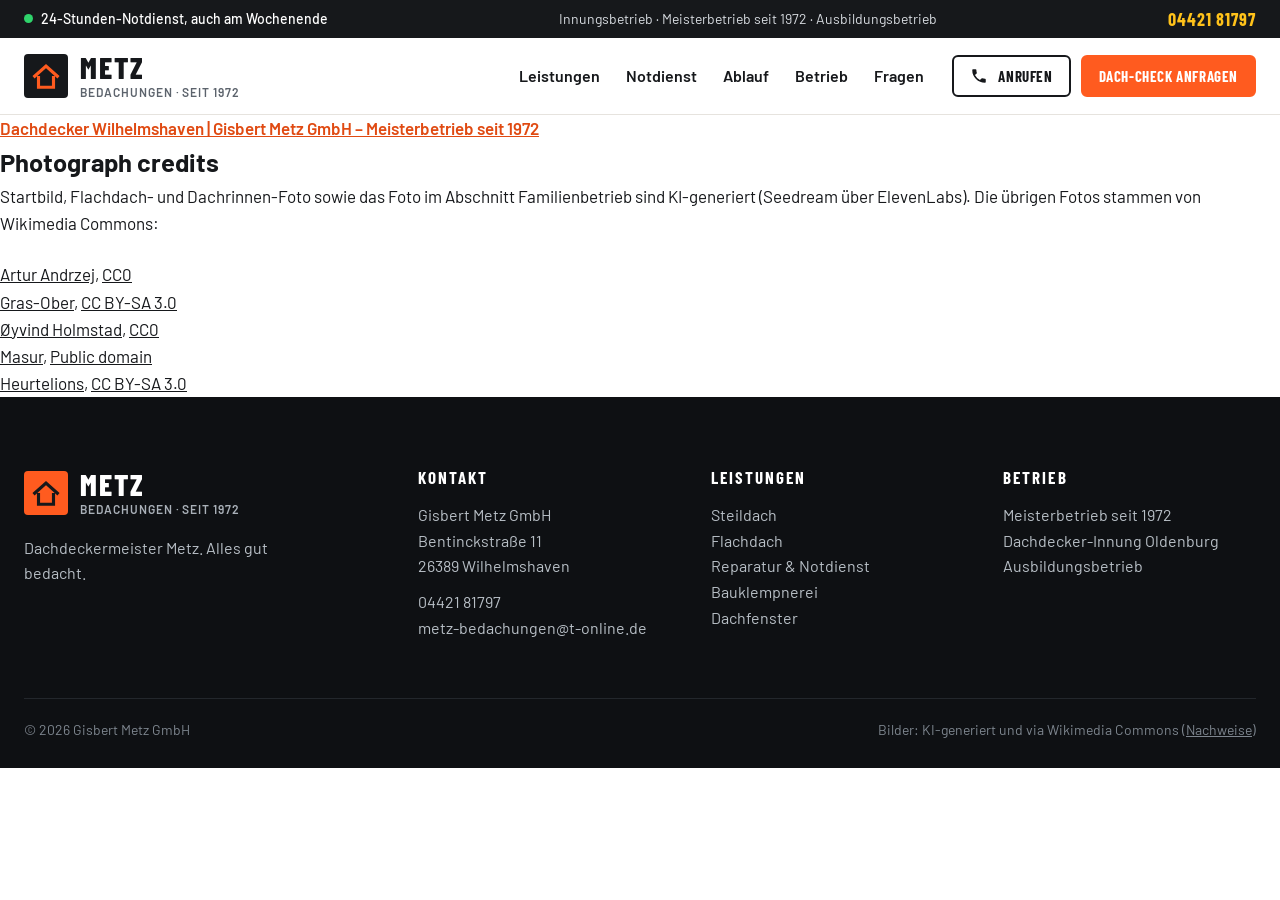
<file: metz-bedachungen/credits.html>
<!doctype html>
<html lang="de">
<head>
<meta charset="utf-8">
<meta name="viewport" content="width=device-width, initial-scale=1, viewport-fit=cover">
<title>Dachdecker Wilhelmshaven | Gisbert Metz GmbH – Meisterbetrieb seit 1972: photograph credits</title>
<meta name="description" content="The photographers, licences and source pages of the photographs on the Dachdecker Wilhelmshaven | Gisbert Metz GmbH – Meisterbetrieb seit 1972 website.">
<meta property="og:type" content="website">
<meta property="og:title" content="Gisbert Metz GmbH – Dachdecker in Wilhelmshaven">
<meta property="og:description" content="Meisterbetrieb seit 1972. Kostenloser Dach-Check und Notdienst rund um die Uhr.">
<meta property="og:image" content="share.jpg">
<meta name="theme-color" content="#16181b">
<link rel="icon" href="favicon.svg" type="image/svg+xml">
<link rel="preconnect" href="https://fonts.googleapis.com">
<link rel="preconnect" href="https://fonts.gstatic.com" crossorigin>
<link href="https://fonts.googleapis.com/css2?family=Barlow+Condensed:wght@600;700;800&family=Barlow:wght@400;500;600&display=swap" rel="stylesheet">
<link rel="stylesheet" href="style.css">
</head>
<body>

<a class="skip" href="#main">Zum Inhalt</a>

<div class="topbar">
  <div class="wrap topbar__in">
    <span class="topbar__live"><i class="pulse"></i> 24-Stunden-Notdienst, auch am Wochenende</span>
    <span class="topbar__facts">Innungsbetrieb · Meisterbetrieb seit 1972 · Ausbildungsbetrieb</span>
    <a class="topbar__tel" href="tel:+49442181797">04421 81797</a>
  </div>
</div>

<header class="header" id="top">
  <div class="wrap header__in">
    <a class="logo" href="#top" aria-label="Gisbert Metz GmbH, zur Startseite">
      <span class="logo__mark" aria-hidden="true">
        <svg viewBox="0 0 48 48"><path d="M4 26 24 8l20 18" fill="none" stroke="currentColor" stroke-width="5"/><path d="M12 24v18h24V24" fill="none" stroke="currentColor" stroke-width="5"/></svg>
      </span>
      <span class="logo__text"><b>METZ</b><small>Bedachungen · seit 1972</small></span>
    </a>
    <nav class="nav" id="nav" aria-label="Hauptmenü">
      <a href="#leistungen">Leistungen</a>
      <a href="#notdienst">Notdienst</a>
      <a href="#ablauf">Ablauf</a>
      <a href="#betrieb">Betrieb</a>
      <a href="#fragen">Fragen</a>
      <a class="nav__cta" href="#anfrage">Dach-Check anfragen</a>
    </nav>
    <div class="header__cta">
      <a class="btn btn--ghost btn--sm" href="tel:+49442181797"><svg class="ic" viewBox="0 0 24 24"><path d="M6.6 10.8a15.2 15.2 0 0 0 6.6 6.6l2.2-2.2c.3-.3.7-.4 1-.2 1.1.4 2.3.6 3.6.6.6 0 1 .4 1 1V20c0 .6-.4 1-1 1A17 17 0 0 1 3 4c0-.6.4-1 1-1h3.5c.6 0 1 .4 1 1 0 1.3.2 2.5.6 3.6.1.3 0 .7-.2 1l-2.3 2.2z"/></svg>Anrufen</a>
      <a class="btn btn--primary btn--sm" href="#anfrage">Dach-Check anfragen</a>
    </div>
    <button class="burger" id="burger" aria-label="Menü öffnen" aria-expanded="false" aria-controls="nav"><span></span><span></span></button>
  </div>
</header>

<main id="main">
  <p><a class="link" href="index.html">Dachdecker Wilhelmshaven | Gisbert Metz GmbH – Meisterbetrieb seit 1972</a></p>
  <section class="credits-list" id="credits" aria-labelledby="credits-h">
    <h1 id="credits-h">Photograph credits</h1><p style="margin:0 0 24px">Startbild, Flachdach- und Dachrinnen-Foto sowie das Foto im Abschnitt Familienbetrieb sind KI-generiert (Seedream über ElevenLabs). Die übrigen Fotos stammen von Wikimedia Commons:</p>
    <ul>
      <li><a href="https://commons.wikimedia.org/wiki/File:Dekarz.JPG">Artur Andrzej</a>, <a href="http://creativecommons.org/publicdomain/zero/1.0/deed.en">CC0</a></li>
      <li><a href="https://commons.wikimedia.org/wiki/File:Dachdecken_GO-1.jpg">Gras-Ober</a>, <a href="https://creativecommons.org/licenses/by-sa/3.0">CC BY-SA 3.0</a></li>
      <li><a href="https://commons.wikimedia.org/wiki/File:Roof_tiles_with_lichen.jpg">Øyvind Holmstad</a>, <a href="http://creativecommons.org/publicdomain/zero/1.0/deed.en">CC0</a></li>
      <li><a href="https://commons.wikimedia.org/wiki/File:Roof_windows-modern.jpg">Masur</a>, <a href="https://creativecommons.org/publicdomain/mark/1.0/">Public domain</a></li>
      <li><a href="https://commons.wikimedia.org/wiki/File:00486_couvreur.jpg">Heurtelions</a>, <a href="https://creativecommons.org/licenses/by-sa/3.0">CC BY-SA 3.0</a></li>
    </ul>
  </section>
</main>

<footer class="footer">
  <div class="wrap footer__grid">
    <div>
      <a class="logo logo--light" href="#top"><span class="logo__mark" aria-hidden="true"><svg viewBox="0 0 48 48"><path d="M4 26 24 8l20 18" fill="none" stroke="currentColor" stroke-width="5"/><path d="M12 24v18h24V24" fill="none" stroke="currentColor" stroke-width="5"/></svg></span><span class="logo__text"><b>METZ</b><small>Bedachungen · seit 1972</small></span></a>
      <p class="footer__claim">Dachdeckermeister Metz. Alles gut bedacht.</p>
    </div>
    <div><h3>Kontakt</h3><p>Gisbert Metz GmbH<br>Bentinckstraße 11<br>26389 Wilhelmshaven</p><p><a href="tel:+49442181797">04421 81797</a><br><a href="mailto:metz-bedachungen@t-online.de">metz-bedachungen@t-online.de</a></p></div>
    <div><h3>Leistungen</h3><p><a href="#leistungen">Steildach</a><br><a href="#leistungen">Flachdach</a><br><a href="#notdienst">Reparatur &amp; Notdienst</a><br><a href="#leistungen">Bauklempnerei</a><br><a href="#leistungen">Dachfenster</a></p></div>
    <div><h3>Betrieb</h3><p>Meisterbetrieb seit 1972<br>Dachdecker-Innung Oldenburg<br>Ausbildungsbetrieb</p></div>
  </div>
  <div class="wrap footer__legal"><span>© 2026 Gisbert Metz GmbH</span><span>Bilder: KI-generiert und via Wikimedia Commons (<a href="credits.html">Nachweise</a>)</span></div>
</footer>

<nav class="mbar" aria-label="Schnellaktionen">
  <a href="tel:+49442181797" class="mbar__call"><svg class="ic" viewBox="0 0 24 24"><path d="M6.6 10.8a15.2 15.2 0 0 0 6.6 6.6l2.2-2.2c.3-.3.7-.4 1-.2 1.1.4 2.3.6 3.6.6.6 0 1 .4 1 1V20c0 .6-.4 1-1 1A17 17 0 0 1 3 4c0-.6.4-1 1-1h3.5c.6 0 1 .4 1 1 0 1.3.2 2.5.6 3.6.1.3 0 .7-.2 1l-2.3 2.2z"/></svg>Anrufen</a>
  <a href="#anfrage" class="mbar__cta">Dach-Check anfragen</a>
</nav>

<script src="app.js"></script>
</body>
</html>
</file>
<file: bestattungsservice-karl/assets/style.css>
:root{
  --ink:#120b08;
  --ink-2:#1c120d;
  --ink-3:#2a1b13;
  --cream:#f7ecdf;
  --cream-2:#e9d8c4;
  --mute:#b9a28c;
  --mute-dk:#6f5a49;
  --paper:#fbf6ef;
  --paper-2:#f2e7d9;
  --text:#2b1d15;
  --amber:#f0a13b;
  --sun:#ffc56b;
  --ember:#d9561e;
  --wine:#7a1f12;
  --line:rgba(247,236,223,.14);
  --line-dk:rgba(43,29,21,.14);
  --grad:linear-gradient(100deg,#ffcf7a 0%,#f0a13b 38%,#e06a24 72%,#b8381a 100%);
  --serif:"Cormorant Garamond",Georgia,serif;
  --script:"Pinyon Script",cursive;
  --sans:"Manrope",system-ui,-apple-system,Segoe UI,sans-serif;
  --r:14px;
  --ease:cubic-bezier(.2,.7,.2,1);
}
*,*::before,*::after{box-sizing:border-box}
html{scroll-behavior:smooth;scroll-padding-top:90px;-webkit-text-size-adjust:100%}
body{margin:0;background:var(--paper);color:var(--text);font:400 17px/1.65 var(--sans);-webkit-font-smoothing:antialiased;overflow-x:hidden}
img{display:block;max-width:100%;height:auto}
a{color:inherit}
h1,h2,h3,h4{font-family:var(--serif);font-weight:500;line-height:1.08;margin:0;letter-spacing:-.01em}
h2{font-size:clamp(2.1rem,4.6vw,3.6rem)}
h2 em,h1 em{font-style:italic;color:var(--ember)}
h3{font-size:1.55rem}
p{margin:0 0 1em}
.wrap{width:min(1200px,100% - 40px);margin-inline:auto}
.skip{position:absolute;left:-999px;top:8px;background:var(--amber);color:var(--ink);padding:8px 14px;border-radius:8px;z-index:100}
.skip:focus{left:8px}
:focus-visible{outline:2px solid var(--amber);outline-offset:3px}
.eyebrow{font:700 .74rem/1.2 var(--sans);letter-spacing:.22em;text-transform:uppercase;color:var(--ember);margin:0 0 1.1rem}
.fine{font-size:.8rem;color:var(--mute-dk);margin:.6rem 0 0}
.script{font-family:var(--script)}
.stars{color:var(--sun);letter-spacing:.05em}
.stars .dim{opacity:.35}

/* buttons */
.btn{--h:48px;display:inline-flex;align-items:center;justify-content:center;gap:.6em;min-height:var(--h);padding:0 1.35em;border-radius:999px;font:600 .95rem/1 var(--sans);text-decoration:none;border:1px solid transparent;cursor:pointer;transition:transform .25s var(--ease),box-shadow .25s var(--ease),background .25s,color .25s;white-space:nowrap}
.btn svg{width:18px;height:18px;fill:currentColor;flex:none}
.btn--lg{--h:58px;font-size:1.02rem;padding:0 1.7em}
.btn--glow{background:var(--grad);color:#2a1206;box-shadow:0 10px 30px -10px rgba(240,140,50,.7),inset 0 1px 0 rgba(255,255,255,.35)}
.btn--glow:hover{transform:translateY(-2px);box-shadow:0 16px 40px -12px rgba(240,140,50,.85),inset 0 1px 0 rgba(255,255,255,.35)}
.btn--ghost{background:rgba(255,255,255,.06);color:var(--cream);border-color:rgba(247,236,223,.35);backdrop-filter:blur(6px)}
.btn--ghost:hover{background:rgba(255,255,255,.14);transform:translateY(-2px)}
.btn--line{background:transparent;color:inherit;border-color:currentColor}
.btn--line:hover{background:var(--amber);border-color:var(--amber);color:var(--ink)}
.btn:active{transform:scale(.98)}

/* topbar */
.topbar{background:#0b0605;color:var(--cream-2);font-size:.82rem}
.topbar__in{display:flex;justify-content:space-between;align-items:center;gap:1rem;min-height:38px}
.topbar__live{display:flex;align-items:center;gap:.6em}
.topbar__live i{width:8px;height:8px;border-radius:50%;background:#6bd46b;box-shadow:0 0 0 0 rgba(107,212,107,.7);animation:pulse 2s infinite}
@keyframes pulse{70%{box-shadow:0 0 0 9px rgba(107,212,107,0)}100%{box-shadow:0 0 0 0 rgba(107,212,107,0)}}
.topbar__tel{text-decoration:none;color:var(--cream)}
.topbar__tel strong{color:var(--sun)}

/* nav */
.nav{position:sticky;top:0;z-index:50;background:rgba(18,11,8,.72);backdrop-filter:blur(14px) saturate(1.4);-webkit-backdrop-filter:blur(14px) saturate(1.4);border-bottom:1px solid var(--line);color:var(--cream);transition:background .3s}
.nav.is-solid{background:rgba(18,11,8,.94)}
.nav__in{display:flex;align-items:center;gap:2rem;min-height:74px}
.brand{display:flex;flex-direction:column;text-decoration:none;line-height:1;margin:0}
.brand__small{font:600 .62rem/1 var(--sans);letter-spacing:.32em;text-transform:uppercase;color:var(--mute)}
.brand__name{font:400 2rem/1 var(--script);color:var(--cream);margin-top:.12em;background:var(--grad);-webkit-background-clip:text;background-clip:text;color:transparent;padding-right:.2em}
.nav__links{display:flex;gap:1.6rem;margin-left:auto}
.nav__links a{text-decoration:none;font-size:.9rem;color:var(--cream-2);position:relative;padding:.4em 0}
.nav__links a::after{content:"";position:absolute;left:0;right:0;bottom:0;height:1px;background:var(--amber);transform:scaleX(0);transform-origin:left;transition:transform .3s var(--ease)}
.nav__links a:hover{color:#fff}
.nav__links a:hover::after,.nav__links a.is-active::after{transform:scaleX(1)}
.nav__cta{--h:44px}
.nav__burger{display:none;width:44px;height:44px;border:1px solid var(--line);border-radius:50%;background:none;cursor:pointer;position:relative;margin-left:auto}
.nav__burger span{position:absolute;left:13px;right:13px;height:1.5px;background:var(--cream);transition:transform .3s var(--ease)}
.nav__burger span:first-child{top:18px}.nav__burger span:last-child{top:25px}
.nav__burger[aria-expanded="true"] span:first-child{transform:translateY(3.5px) rotate(45deg)}
.nav__burger[aria-expanded="true"] span:last-child{transform:translateY(-3.5px) rotate(-45deg)}
.mnav{display:none}

/* hero */
.hero{position:relative;min-height:calc(100svh - 112px);display:flex;align-items:flex-end;color:var(--cream);background:var(--ink);overflow:hidden;isolation:isolate}
.hero__media{position:absolute;inset:0;z-index:-2}
.hero__media img{width:100%;height:100%;object-fit:cover;object-position:30% 55%;animation:kenburns 26s ease-out forwards;transform-origin:20% 60%}
@keyframes kenburns{from{transform:scale(1.14)}to{transform:scale(1)}}
.hero__shade{position:absolute;inset:0;z-index:-1;background:
  linear-gradient(180deg,rgba(18,11,8,.35) 0%,rgba(18,11,8,0) 30%,rgba(18,11,8,.25) 55%,rgba(18,11,8,.92) 100%),
  linear-gradient(90deg,rgba(18,11,8,.6) 0%,rgba(18,11,8,0) 65%)}
.hero__in{padding:clamp(5rem,12vh,9rem) 0 clamp(3rem,7vh,5rem)}
.hero .eyebrow{color:var(--sun)}
.hero__title{font-size:clamp(2.9rem,8vw,6.6rem);font-weight:500;line-height:.98;letter-spacing:-.02em;max-width:13ch}
.hero__title span{display:block}
.hero__title-accent{font-style:italic;background:var(--grad);-webkit-background-clip:text;background-clip:text;color:transparent;padding-bottom:.08em}
.hero__lead{max-width:40rem;font-size:clamp(1.02rem,1.5vw,1.2rem);color:var(--cream-2);margin:1.6rem 0 2.2rem}
.hero__ctas{display:flex;flex-wrap:wrap;gap:.8rem}
.hero__trust{list-style:none;padding:0;margin:2.8rem 0 0;display:flex;flex-wrap:wrap;gap:0;border-top:1px solid var(--line);padding-top:1.4rem;max-width:44rem}
.hero__trust li{display:flex;flex-direction:column;padding-right:2.2rem;margin-right:2.2rem;border-right:1px solid var(--line)}
.hero__trust li:last-child{border:0;margin:0}
.hero__trust strong{font:500 1.7rem/1.1 var(--serif);color:#fff}
.hero__trust strong .stars{font-size:.85rem;vertical-align:.25em}
.hero__trust span{font-size:.8rem;color:var(--mute)}
.hero__scroll{position:absolute;right:clamp(20px,4vw,60px);bottom:2.5rem;width:26px;height:42px;border:1.5px solid rgba(247,236,223,.5);border-radius:20px}
.hero__scroll span{position:absolute;left:50%;top:8px;width:3px;height:8px;margin-left:-1.5px;border-radius:2px;background:var(--sun);animation:wheel 2s infinite}
@keyframes wheel{0%{opacity:0;transform:translateY(0)}30%{opacity:1}100%{opacity:0;transform:translateY(14px)}}

.rise{opacity:0;transform:translateY(28px);animation:rise 1.1s var(--ease) forwards;animation-delay:var(--d,0s)}
@keyframes rise{to{opacity:1;transform:none}}

/* quote band */
.band{background:var(--ink-2);color:var(--cream);padding:clamp(4rem,9vw,7rem) 0;text-align:center;position:relative;overflow:hidden}
.band::before{content:"";position:absolute;left:50%;top:100%;width:900px;height:500px;transform:translate(-50%,-50%);background:radial-gradient(closest-side,rgba(240,140,50,.32),transparent);pointer-events:none}
.band__quote{font:400 clamp(1.8rem,4.2vw,3.3rem)/1.18 var(--serif);max-width:24ch;margin:0 auto 1.2rem;position:relative}
.band__quote em{color:var(--sun)}
.band__by{font-family:var(--script);font-size:1.9rem;color:var(--amber);margin:0}

/* sections */
.section{padding:clamp(5rem,10vw,8.5rem) 0;position:relative}
.section--dark{background:var(--ink);color:var(--cream);overflow:hidden}
.section--dark h2 em{color:var(--sun)}
.section--dark .eyebrow{color:var(--amber)}
.section--dark .fine{color:var(--mute)}
.head{text-align:center;max-width:46rem;margin:0 auto clamp(3rem,6vw,4.5rem)}
.head--left{text-align:left;margin-left:0}
.head__lead{color:var(--mute-dk);font-size:1.08rem;margin:1.3rem auto 0}
.section--dark .head__lead{color:var(--mute)}

.reveal{opacity:0;transform:translateY(34px);transition:opacity 1s var(--ease),transform 1s var(--ease);transition-delay:var(--d,0s)}
.reveal.is-in{opacity:1;transform:none}

/* steps */
.steps{list-style:none;padding:0;margin:0;display:grid;grid-template-columns:repeat(4,1fr);gap:1.2rem;counter-reset:s;position:relative}
.steps::before{content:"";position:absolute;top:31px;left:8%;right:8%;height:1px;background:linear-gradient(90deg,transparent,var(--amber),transparent)}
.step{background:#fff;border:1px solid var(--line-dk);border-radius:var(--r);padding:1.6rem 1.4rem 1.5rem;position:relative;transition:transform .35s var(--ease),box-shadow .35s var(--ease)}
.step:hover{transform:translateY(-4px);box-shadow:0 24px 50px -30px rgba(80,40,10,.45)}
.step__n{display:grid;place-items:center;width:44px;height:44px;border-radius:50%;background:var(--grad);color:#2a1206;font:600 1.3rem/1 var(--serif);margin-bottom:1.1rem;box-shadow:0 0 0 6px var(--paper)}
.step h3{margin-bottom:.5rem}
.step p{font-size:.95rem;color:#5b4637;margin:0}
.step__link{display:inline-block;margin-top:.9rem;font-weight:700;color:var(--ember);text-decoration:none;border-bottom:1px solid currentColor}

.docs{margin-top:clamp(3rem,6vw,4.5rem);display:grid;grid-template-columns:1fr 1.15fr;gap:clamp(2rem,4vw,4rem);background:var(--paper-2);border-radius:calc(var(--r)*1.6);padding:clamp(1.6rem,4vw,3rem)}
.docs h3{font-size:2rem;margin-bottom:.7rem}
.docs__text p{color:#5b4637}
.docs__progress{display:flex;align-items:center;gap:1rem;font-size:.85rem;font-weight:600;color:var(--ember)}
.docs__bar{flex:1;height:6px;border-radius:9px;background:rgba(43,29,21,.1);overflow:hidden;max-width:220px}
.docs__bar i{display:block;height:100%;width:0;background:var(--grad);transition:width .5s var(--ease)}
.docs__list{list-style:none;margin:0;padding:0;display:grid;gap:.55rem}
.docs__list label{display:flex;align-items:center;gap:.9rem;background:#fff;border:1px solid var(--line-dk);border-radius:12px;padding:.85rem 1rem;cursor:pointer;transition:border-color .2s,background .2s}
.docs__list label:hover{border-color:var(--amber)}
.docs__list input{appearance:none;-webkit-appearance:none;flex:none;width:22px;height:22px;border-radius:6px;border:1.5px solid var(--mute);display:grid;place-items:center;margin:0;cursor:pointer;transition:background .2s,border-color .2s}
.docs__list input::after{content:"";width:6px;height:11px;border:solid #2a1206;border-width:0 2px 2px 0;transform:rotate(45deg) translate(-1px,-1px) scale(0);transition:transform .2s var(--ease)}
.docs__list input:checked{background:var(--amber);border-color:var(--amber)}
.docs__list input:checked::after{transform:rotate(45deg) translate(-1px,-1px) scale(1)}
.docs__list input:checked+span{text-decoration:line-through;text-decoration-color:var(--amber);color:var(--mute-dk)}
.docs__list small{color:var(--mute-dk)}

/* split / services */
.split{display:grid;grid-template-columns:1fr 1.1fr;gap:clamp(2.5rem,6vw,6rem);align-items:start}
.split__media{margin:0;position:sticky;top:110px;border-radius:calc(var(--r)*1.6);overflow:hidden;aspect-ratio:4/5}
.split__media img{width:100%;height:100%;object-fit:cover;transition:transform 1.4s var(--ease)}
.split__media:hover img{transform:scale(1.04)}
.services{display:grid;gap:0}
.service{border-top:1px solid var(--line);padding:1.6rem 0}
.service:last-child{border-bottom:1px solid var(--line)}
.service h3{display:flex;align-items:baseline;gap:1rem;font-size:1.7rem;margin-bottom:.5rem}
.service__ic{font:600 .75rem/1 var(--sans);letter-spacing:.1em;color:var(--amber)}
.service p{color:var(--mute);margin:0;padding-left:2.2rem}

/* bestattungsarten cards */
.kinds{display:grid;grid-template-columns:repeat(4,1fr);gap:1rem}
.kind{display:flex;flex-direction:column;background:#fff;border:1px solid var(--line-dk);border-radius:calc(var(--r)*1.3);padding:1.6rem 1.5rem;transition:transform .35s var(--ease),box-shadow .35s var(--ease),border-color .35s}
.kind:hover{transform:translateY(-5px);border-color:rgba(240,161,59,.6);box-shadow:0 28px 50px -30px rgba(80,40,10,.45)}
.kind__n{font:700 .75rem/1 var(--sans);letter-spacing:.14em;color:var(--ember);margin-bottom:1rem}
.kind h3{font-size:1.75rem;margin-bottom:.6rem}
.kind p{font-size:.94rem;color:#5b4637;margin-bottom:1.2rem}
.kind__price{font:500 1.9rem/1 var(--serif)!important;color:var(--text)!important;margin:auto 0 1.1rem!important;font-variant-numeric:lining-nums!important}
.kind__price small{font:500 .78rem/1 var(--sans);color:var(--mute-dk)}
.kind__price--sm{font-size:1.35rem!important}
.kind__cta .btn{width:100%;--h:46px;font-size:.9rem}
.price{scroll-margin-top:110px}
.price.is-target{border-color:var(--sun)!important;box-shadow:0 0 0 3px rgba(255,197,107,.55);transform:translateY(-6px)}
.graves{display:grid;grid-template-columns:1.3fr 1fr;gap:clamp(2rem,5vw,4.5rem);margin-top:clamp(3rem,6vw,5rem);align-items:center}
.graves__media{margin:0;border-radius:calc(var(--r)*1.6);overflow:hidden;aspect-ratio:16/11}
.graves__media img{width:100%;height:100%;object-fit:cover}
.graves__list h3{font-size:2rem;margin-bottom:1.4rem}
.grave{border-left:2px solid var(--amber);padding:.2rem 0 .2rem 1.2rem;margin-bottom:1.3rem}
.grave h4{font-size:1.35rem;margin-bottom:.25rem}
.grave p{margin:0;color:#5b4637;font-size:.95rem}

/* prices */
.glow{position:absolute;left:50%;top:-180px;width:1100px;height:600px;transform:translateX(-50%);background:radial-gradient(closest-side,rgba(240,140,50,.28),transparent 70%);pointer-events:none;animation:breathe 9s ease-in-out infinite}
.glow--low{top:auto;bottom:-300px}
@keyframes breathe{50%{opacity:.6;transform:translateX(-50%) scale(1.08)}}
.prices{display:grid;grid-template-columns:repeat(4,1fr);gap:1rem;align-items:start;position:relative}
.price{background:rgba(255,255,255,.035);border:1px solid var(--line);border-radius:calc(var(--r)*1.3);padding:1.7rem 1.5rem;display:flex;flex-direction:column;gap:.2rem;transition:transform .35s var(--ease),border-color .35s,background .35s}
.price:hover{transform:translateY(-6px);border-color:rgba(240,161,59,.5);background:rgba(255,255,255,.06)}
.price--feat{background:linear-gradient(180deg,rgba(240,161,59,.16),rgba(255,255,255,.03));border-color:rgba(240,161,59,.55)}
.price__tag{font:700 .68rem/1.3 var(--sans);letter-spacing:.16em;text-transform:uppercase;color:var(--amber);margin:0 0 .7rem}
.price h3{font-size:1.6rem;color:#fff}
.price__num{font:500 3.4rem/1 var(--serif);color:#fff;margin:.9rem 0 .2rem}
.price__num small{font-size:1.1rem;color:var(--mute)}
.price__vat{font-size:.8rem;color:var(--mute);margin-bottom:1rem}
.price ul{list-style:none;padding:0;margin:0 0 1.4rem;display:grid;gap:.5rem;font-size:.9rem;color:var(--cream-2)}
.price li{position:relative;padding-left:1.4rem}
.price li::before{content:"";position:absolute;left:0;top:.55em;width:8px;height:8px;border-radius:50%;background:var(--grad)}
.price details{margin-bottom:1.4rem}
.price summary{cursor:pointer;font-size:.9rem;font-weight:600;color:var(--sun);list-style:none;padding:.5rem 0}
.price summary::-webkit-details-marker{display:none}
.price summary::after{content:" +";}
.price details[open] summary::after{content:" −"}
.price details ul{margin:.6rem 0 .4rem}
.price .btn{margin-top:auto;align-self:flex-start}
.prices__note{font-size:.85rem;color:var(--mute);max-width:52rem;margin:2.2rem auto 0;text-align:center}

/* about */
.about{display:grid;grid-template-columns:.8fr 1.2fr;gap:clamp(2.5rem,6vw,6rem);align-items:center}
.about__img{margin:0;position:relative}
.about__img img{border-radius:calc(var(--r)*1.6);width:100%;aspect-ratio:428/528;object-fit:cover;box-shadow:0 40px 80px -40px rgba(80,30,5,.6)}
.about__img::before{content:"";position:absolute;inset:-18px 18px 18px -18px;border-radius:calc(var(--r)*1.6);background:var(--grad);z-index:-1;opacity:.9}
.about__img figcaption{position:absolute;left:1.2rem;bottom:1.2rem;background:rgba(18,11,8,.82);backdrop-filter:blur(8px);color:var(--mute);padding:.7rem 1.1rem;border-radius:12px;font-size:.78rem;line-height:1.2}
.about__img .script{display:block;font-size:1.9rem;color:var(--sun)}
.about__text p{font-size:1.08rem;color:#4b382b}
.about__text h2{margin-bottom:1.4rem}
.stats{display:grid;grid-template-columns:repeat(3,1fr);gap:1rem;margin-top:2rem;border-top:1px solid var(--line-dk);padding-top:1.6rem}
.stats strong{display:block;font:500 2.4rem/1 var(--serif);color:var(--ember)}
.stats span{font-size:.82rem;color:var(--mute-dk)}

.reviews{margin-top:clamp(4rem,8vw,6rem)}
.reviews__head{display:flex;justify-content:space-between;align-items:flex-end;gap:1rem;margin-bottom:1.5rem}
.reviews__score{margin:0;font-size:.9rem;color:var(--mute-dk)}
.reviews__score strong{font:500 2.6rem/1 var(--serif);color:var(--text);vertical-align:-.1em}
.reviews__nav{display:flex;gap:.5rem}
.rbtn{width:48px;height:48px;border-radius:50%;border:1px solid var(--line-dk);background:#fff;font-size:1.5rem;line-height:1;cursor:pointer;color:var(--text);transition:background .2s,color .2s}
.rbtn:hover{background:var(--ink);color:var(--cream)}
.reviews__track{display:grid;grid-auto-flow:column;grid-auto-columns:calc((100% - 2rem)/3);gap:1rem;overflow-x:auto;scroll-snap-type:x mandatory;scrollbar-width:none;padding-bottom:.5rem}
.reviews__track::-webkit-scrollbar{display:none}
.review{scroll-snap-align:start;margin:0;background:#fff;border:1px solid var(--line-dk);border-radius:var(--r);padding:1.8rem;display:flex;flex-direction:column;justify-content:space-between}
.review p{font:italic 400 1.3rem/1.4 var(--serif);color:var(--text)}
.review footer{font-size:.82rem;font-weight:600;color:var(--ember)}
.review footer::before{content:"★★★★★  ";color:var(--amber);letter-spacing:.05em}

/* contact */
.contact__in{display:grid;grid-template-columns:1fr 1fr;gap:clamp(2.5rem,6vw,6rem);align-items:start;position:relative}
.contact h2{margin-bottom:2rem}
.bigcall{display:block;text-decoration:none;border:1px solid rgba(240,161,59,.45);border-radius:calc(var(--r)*1.3);padding:1.4rem 1.6rem;background:linear-gradient(120deg,rgba(240,161,59,.14),rgba(255,255,255,.02));transition:transform .3s var(--ease),border-color .3s}
.bigcall:hover{transform:translateY(-3px);border-color:var(--amber)}
.bigcall span{display:block;font-size:.78rem;letter-spacing:.18em;text-transform:uppercase;color:var(--amber);font-weight:700}
.bigcall strong{font:500 clamp(2.2rem,4.5vw,3.3rem)/1.1 var(--serif);color:#fff}
.clist{list-style:none;padding:0;margin:1.8rem 0;display:grid;gap:1rem}
.clist li{display:grid;grid-template-columns:90px 1fr;gap:1rem;border-bottom:1px solid var(--line);padding-bottom:1rem}
.clist span{font-size:.78rem;text-transform:uppercase;letter-spacing:.14em;color:var(--mute);padding-top:.2em}
.clist a,.clist address{font-style:normal;color:var(--cream);text-decoration:none;word-break:break-word}
.clist a:hover{color:var(--sun)}
.map{border:1px dashed var(--line);border-radius:var(--r);padding:1.4rem;text-align:center;color:var(--cream)}
.map iframe{width:100%;height:280px;border:0;border-radius:10px;filter:sepia(.35) saturate(.9)}

.wizard{background:var(--paper);color:var(--text);border-radius:calc(var(--r)*1.6);padding:clamp(1.5rem,3.5vw,2.4rem);box-shadow:0 40px 90px -40px rgba(0,0,0,.8)}
.wizard__top{display:flex;justify-content:space-between;align-items:center;margin-bottom:1.4rem}
.wizard__title{font:500 1.6rem/1.2 var(--serif);margin:0}
.wizard__dots{display:flex;gap:6px;list-style:none;margin:0;padding:0}
.wizard__dots li{width:26px;height:4px;border-radius:4px;background:rgba(43,29,21,.15);transition:background .3s}
.wizard__dots li.on{background:var(--amber)}
.wstep{border:0;margin:0;padding:0;display:none;min-width:0}
.wstep.is-on{display:block;animation:fadein .45s var(--ease)}
.wstep legend{font-weight:700;margin-bottom:1rem;padding:0}
.choices{display:grid;grid-template-columns:1fr 1fr;gap:.6rem}
.choice{position:relative;cursor:pointer}
.choice input{position:absolute;opacity:0;pointer-events:none}
.choice span{display:flex;flex-direction:column;gap:.2rem;height:100%;border:1.5px solid var(--line-dk);border-radius:12px;padding:1rem;background:#fff;transition:border-color .2s,box-shadow .2s,background .2s}
.choice b{font-size:.95rem}
.choice small{font-size:.8rem;color:var(--mute-dk)}
.choice:hover span{border-color:var(--amber)}
.choice input:checked+span{border-color:var(--ember);background:#fff7ec;box-shadow:0 0 0 3px rgba(240,161,59,.25)}
.choice input:focus-visible+span{outline:2px solid var(--amber);outline-offset:2px}
.choices--sm .choice span{padding:.8rem 1rem}
.field{display:block;margin-top:1rem}
.field span{display:block;font-size:.85rem;font-weight:600;margin-bottom:.35rem}
.field small{font-weight:400;color:var(--mute-dk)}
.field input,.field textarea{width:100%;font:inherit;font-size:16px;border:1.5px solid var(--line-dk);border-radius:10px;padding:.8rem .9rem;background:#fff;color:var(--text);transition:border-color .2s,box-shadow .2s}
.field input:focus,.field textarea:focus{outline:none;border-color:var(--amber);box-shadow:0 0 0 3px rgba(240,161,59,.22)}
.werr{color:#b3261e;font-size:.85rem;font-weight:600;margin:.8rem 0 0}
.wizard__nav{display:flex;justify-content:space-between;gap:.8rem;margin-top:1.6rem}
.wizard__nav .btn--ghost{color:var(--text);border-color:var(--line-dk);background:transparent}
.wizard__nav #wNext{margin-left:auto}
.wdone{text-align:center;padding:1rem 0}
.wdone__ic{width:64px;height:64px;margin:0 auto 1rem;border-radius:50%;display:grid;place-items:center;background:var(--grad);color:#2a1206;font-size:1.8rem}
.wdone a{color:var(--ember);font-weight:700}

/* footer */
.foot{background:#0b0605;color:var(--mute);padding:3.5rem 0 6rem;font-size:.88rem}
.foot__in{display:grid;grid-template-columns:1.2fr 1fr 1fr;gap:2rem}
.brand--foot{margin-bottom:1rem}
.foot__legal summary{cursor:pointer;color:var(--cream);font-weight:600}
.foot__legal p{margin-top:.8rem;font-size:.82rem}
.foot__legal b{color:var(--cream-2)}
.foot a{color:var(--cream-2)}

/* mobile call bar */
.callbar{display:none}

/* responsive */
@media (max-width:1080px){
  .nav__links{display:none}
  .nav__burger{display:block}
  .nav__cta{margin-left:auto}
  .nav__burger{margin-left:0}
  .mnav{display:grid;max-height:0;overflow:hidden;transition:max-height .4s var(--ease);background:rgba(18,11,8,.97)}
  .mnav.is-open{max-height:420px}
  .mnav a{padding:1rem 20px;border-top:1px solid var(--line);text-decoration:none;font:500 1.4rem/1 var(--serif);color:var(--cream)}
  .steps{grid-template-columns:1fr 1fr}
  .steps::before{display:none}
  .prices{grid-template-columns:1fr 1fr}
  .kinds{grid-template-columns:1fr 1fr}
}
@media (max-width:860px){
  .split,.graves,.about,.contact__in,.docs{grid-template-columns:1fr}
  .split__media{position:relative;top:0;aspect-ratio:4/3}
  .about__img{max-width:360px;margin-inline:auto 18px}
  .reviews__track{grid-auto-columns:85%}
  .foot__in{grid-template-columns:1fr}
}
@media (max-width:760px){
  body{font-size:16px}
  .topbar__live{display:none}
  .topbar__in{justify-content:center}
  .nav__cta{display:none}
  .nav__burger{margin-left:auto}
  .nav__in{min-height:64px}
  .brand__name{font-size:1.75rem}
  .hero{min-height:calc(100svh - 102px)}
  .hero__media img{object-position:22% 60%}
  .hero__shade{background:linear-gradient(180deg,rgba(18,11,8,.55) 0%,rgba(18,11,8,.45) 40%,rgba(18,11,8,.7) 70%,rgba(18,11,8,.95) 100%)}
  .hero__title-accent{background:linear-gradient(100deg,#ffe2b0,#ffc56b 60%,#f6a24a);-webkit-background-clip:text;background-clip:text}
  .hero__ctas .btn{width:100%}
  .hero__trust{display:grid;grid-template-columns:repeat(3,1fr);margin-top:2rem}
  .hero__trust li{padding:0 .6rem;margin:0}
  .hero__trust li:first-child{padding-left:0}
  .hero__trust li:last-child{border:0}
  .hero__trust strong{font-size:1.25rem}
  .hero__trust strong .stars{display:block;font-size:.7rem;vertical-align:0}
  .hero__trust span{font-size:.72rem;line-height:1.3}
  .hero__scroll{display:none}
  .steps{grid-template-columns:1fr}
  .prices{grid-template-columns:1fr}
  .kinds{grid-template-columns:1fr}
  .choices{grid-template-columns:1fr}
  .stats{grid-template-columns:repeat(3,1fr)}
  .stats strong{font-size:1.8rem}
  .service p{padding-left:0}
  .service h3{font-size:1.45rem}
  .clist li{grid-template-columns:1fr;gap:.2rem}
  .callbar{display:flex;position:fixed;left:10px;right:10px;bottom:10px;z-index:60;gap:8px;transform:translateY(130%);transition:transform .4s var(--ease)}
  .callbar.is-on{transform:none}
  .callbar a{display:flex;align-items:center;justify-content:center;gap:.5em;min-height:54px;border-radius:999px;font-weight:700;text-decoration:none;box-shadow:0 12px 30px -8px rgba(0,0,0,.55)}
  .callbar svg{width:18px;height:18px;fill:currentColor}
  .callbar__main{flex:1;background:var(--grad);color:#2a1206}
  .callbar__alt{padding:0 1.3rem;background:var(--ink);color:var(--cream);border:1px solid var(--line)}
}
@media (prefers-reduced-motion:reduce){
  *,*::before,*::after{animation-duration:.01ms!important;animation-iteration-count:1!important;transition-duration:.01ms!important;scroll-behavior:auto!important}
  .reveal,.rise{opacity:1;transform:none}
}

/* lining numerals (after font shorthands) */
h1,h2,h3,h4,.price__num,.stats strong,.hero__trust strong,.bigcall strong,.reviews__score strong,.step__n,.wizard__title{font-variant-numeric:lining-nums}
</file>
<file: lang-bestattungen/assets/style.css>
:root{
  --bg:#f6f4f1;
  --soft:#eeeae4;
  --card:#ffffff;
  --ink:#151314;
  --ink-2:#3d3a3b;
  --mute:#76706f;
  --line:rgba(21,19,20,.09);
  --accent:#7a1a33;
  --accent-2:#951f3f;
  --accent-soft:#f4e6ea;
  --dark:#151314;
  --display:"Inter Tight",system-ui,sans-serif;
  --serif:"Instrument Serif",Georgia,serif;
  --sans:"Inter",system-ui,-apple-system,Segoe UI,sans-serif;
  --r:20px;
  --r-sm:14px;
  --ease:cubic-bezier(.2,.7,.2,1);
  --shadow:0 1px 2px rgba(21,19,20,.04),0 12px 32px -18px rgba(21,19,20,.18);
}
*,*::before,*::after{box-sizing:border-box}
html{scroll-behavior:smooth;scroll-padding-top:84px;-webkit-text-size-adjust:100%}
body{margin:0;background:var(--bg);color:var(--ink);font:400 16.5px/1.6 var(--sans);-webkit-font-smoothing:antialiased;overflow-x:hidden;font-feature-settings:"cv11","ss01"}
img{display:block;max-width:100%;height:auto}
a{color:inherit}
h1,h2,h3{font-family:var(--display);font-weight:600;letter-spacing:-.035em;line-height:1.02;margin:0}
h1 em,h2 em{font-family:var(--serif);font-style:italic;font-weight:400;letter-spacing:-.01em;color:var(--accent)}
h2{font-size:clamp(2.1rem,4.4vw,3.6rem)}
h3{font-size:1.25rem;letter-spacing:-.02em;line-height:1.2}
p{margin:0 0 1em}
.wrap{width:min(1240px,100% - 40px);margin-inline:auto}
.skip{position:absolute;left:-999px;top:8px;background:var(--ink);color:#fff;padding:8px 14px;border-radius:8px;z-index:100}
.skip:focus{left:8px}
:focus-visible{outline:2px solid var(--accent);outline-offset:3px}
.eyebrow{font:600 .78rem/1 var(--sans);letter-spacing:.02em;color:var(--accent);margin:0 0 1rem;display:inline-flex;align-items:center;gap:.5rem}
.eyebrow::before{content:"";width:18px;height:1.5px;background:currentColor}
.fine{font-size:.8rem;color:var(--mute);margin:.6rem 0 0}
.live{display:inline-block;width:8px;height:8px;border-radius:50%;background:#3fbf6a;box-shadow:0 0 0 0 rgba(63,191,106,.6);animation:pulse 2s infinite;flex:none}
@keyframes pulse{70%{box-shadow:0 0 0 8px rgba(63,191,106,0)}100%{box-shadow:0 0 0 0 rgba(63,191,106,0)}}
.link{background:none;border:0;padding:0;font:600 .92rem/1 var(--sans);color:var(--ink);text-decoration:none;cursor:pointer;border-bottom:1.5px solid currentColor;padding-bottom:2px}
.link:hover{color:var(--accent)}
.link--light{color:#fff}

/* buttons */
.btn{--h:48px;display:inline-flex;align-items:center;justify-content:center;gap:.55em;min-height:var(--h);padding:0 1.3em;border-radius:999px;font:600 .94rem/1 var(--sans);letter-spacing:-.01em;text-decoration:none;border:1px solid transparent;cursor:pointer;transition:transform .2s var(--ease),background .2s,color .2s,border-color .2s,box-shadow .2s;white-space:nowrap}
.btn svg{width:17px;height:17px;fill:currentColor;flex:none}
.btn--lg{--h:56px;font-size:1rem;padding:0 1.6em}
.btn--sm{--h:40px;font-size:.88rem}
.btn--accent{background:var(--accent);color:#fff;box-shadow:0 10px 24px -12px rgba(122,26,51,.8)}
.btn--accent:hover{background:var(--accent-2);transform:translateY(-1px)}
.btn--dark{background:var(--ink);color:#fff}
.btn--dark:hover{background:#2d2a2b;transform:translateY(-1px)}
.btn--ghost{background:var(--card);color:var(--ink);border-color:var(--line)}
.btn--ghost:hover{border-color:var(--ink)}
.btn--ghost-light{background:rgba(255,255,255,.08);color:#fff;border-color:rgba(255,255,255,.2)}
.btn--ghost-light:hover{background:rgba(255,255,255,.16)}
.btn:active{transform:scale(.98)}

/* nav */
.nav{position:sticky;top:0;z-index:50;background:rgba(246,244,241,.8);backdrop-filter:blur(16px) saturate(1.4);-webkit-backdrop-filter:blur(16px) saturate(1.4);border-bottom:1px solid transparent;transition:border-color .3s}
.nav.is-solid{border-color:var(--line)}
.nav__in{display:flex;align-items:center;gap:2rem;min-height:72px}
.brand{display:flex;align-items:center;gap:.65rem;text-decoration:none;margin:0}
.brand__mark{width:36px;height:36px;border-radius:11px;display:grid;place-items:center;background:var(--accent);color:#fff}
.brand__mark svg{width:20px;height:20px}
.brand__txt{font:500 1.05rem/1 var(--display);letter-spacing:-.02em;color:var(--ink-2)}
.brand__txt b{font-weight:700;color:var(--ink)}
.nav__links{display:flex;gap:.3rem;margin-left:auto}
.nav__links a{text-decoration:none;font-size:.9rem;font-weight:500;color:var(--ink-2);padding:.55rem .85rem;border-radius:999px;transition:background .2s,color .2s}
.nav__links a:hover{background:rgba(21,19,20,.05);color:var(--ink)}
.nav__links a.is-active{background:var(--card);color:var(--ink);box-shadow:var(--shadow)}
.nav__cta{--h:42px;font-variant-numeric:tabular-nums}
.nav__burger{display:none;width:44px;height:44px;border:1px solid var(--line);border-radius:12px;background:var(--card);cursor:pointer;position:relative}
.nav__burger span{position:absolute;left:13px;right:13px;height:1.5px;background:var(--ink);transition:transform .3s var(--ease)}
.nav__burger span:first-child{top:18px}.nav__burger span:last-child{top:25px}
.nav__burger[aria-expanded="true"] span:first-child{transform:translateY(3.5px) rotate(45deg)}
.nav__burger[aria-expanded="true"] span:last-child{transform:translateY(-3.5px) rotate(-45deg)}
.mnav{display:none}

/* hero */
.hero{padding:clamp(1.5rem,4vw,3rem) 0 clamp(3rem,6vw,4.5rem)}
.hero__in{display:grid;grid-template-columns:1.1fr .9fr;gap:clamp(2rem,5vw,4.5rem);align-items:center}
.pill{display:inline-flex;align-items:center;gap:.6rem;background:var(--card);border:1px solid var(--line);border-radius:999px;padding:.5rem .95rem;font-size:.84rem;font-weight:500;color:var(--ink-2);margin-bottom:1.6rem;box-shadow:var(--shadow)}
.hero h1{font-size:clamp(3rem,6.6vw,5.8rem);letter-spacing:-.05em;line-height:.95}
.hero h1 em{display:block;font-size:1.08em;line-height:1}
.hero__lead{font-size:clamp(1.05rem,1.4vw,1.2rem);color:var(--ink-2);max-width:34rem;margin:1.6rem 0 2rem}
.hero__ctas{display:flex;flex-wrap:wrap;gap:.7rem}
.hero__facts{display:grid;grid-template-columns:repeat(3,auto);justify-content:start;gap:0;margin:2.6rem 0 0;padding:0}
.hero__facts div{padding:0 1.6rem;border-left:1px solid var(--line)}
.hero__facts div:first-child{padding-left:0;border:0}
.hero__facts dt{font:600 1.35rem/1.1 var(--display);letter-spacing:-.03em}
.hero__facts dd{margin:.2rem 0 0;font-size:.84rem;color:var(--mute)}
.hero__media{margin:0;position:relative;border-radius:28px;overflow:hidden;aspect-ratio:4/5;box-shadow:0 40px 80px -40px rgba(21,19,20,.45)}
.hero__media img{width:100%;height:100%;object-fit:cover;animation:zoom 20s ease-out forwards}
@keyframes zoom{from{transform:scale(1.08)}to{transform:scale(1)}}
.hero__float{position:absolute;left:1rem;right:1rem;bottom:1rem;display:flex;justify-content:space-between;align-items:center;gap:1rem;background:rgba(255,255,255,.88);backdrop-filter:blur(14px);-webkit-backdrop-filter:blur(14px);border-radius:16px;padding:.95rem 1.2rem;text-decoration:none;transition:transform .25s var(--ease)}
.hero__float:hover{transform:translateY(-3px)}
.hero__float span{font-size:.8rem;color:var(--mute);font-weight:500}
.hero__float strong{font:600 1.3rem/1 var(--display);letter-spacing:-.02em;color:var(--accent);font-variant-numeric:tabular-nums}
.hero__place{position:absolute;top:1rem;left:1rem;background:rgba(21,19,20,.55);color:#fff;backdrop-filter:blur(8px);border-radius:999px;padding:.4rem .8rem;font-size:.76rem;font-weight:500}

.rise{opacity:0;transform:translateY(20px);animation:rise .9s var(--ease) forwards;animation-delay:var(--d,0s)}
@keyframes rise{to{opacity:1;transform:none}}
.reveal{opacity:0;transform:translateY(24px);transition:opacity .8s var(--ease),transform .8s var(--ease);transition-delay:var(--d,0s)}
.reveal.is-in{opacity:1;transform:none}

/* quick help */
.quick{padding:0 0 clamp(3rem,6vw,5rem)}
.quick__title{font-size:clamp(1.4rem,2.2vw,1.8rem);margin-bottom:1.2rem}
.quick__grid{display:grid;grid-template-columns:repeat(4,1fr);gap:.9rem}
.qcard{position:relative;display:flex;flex-direction:column;gap:.35rem;background:var(--card);border:1px solid var(--line);border-radius:var(--r);padding:1.4rem 1.4rem 1.5rem;text-decoration:none;box-shadow:var(--shadow);transition:transform .3s var(--ease),border-color .3s,box-shadow .3s}
.qcard:hover{transform:translateY(-4px);border-color:rgba(122,26,51,.35);box-shadow:0 24px 40px -24px rgba(21,19,20,.35)}
.qcard b{font:600 1.08rem/1.25 var(--display);letter-spacing:-.02em;margin-top:.9rem}
.qcard>span:not(.qcard__ic){font-size:.88rem;color:var(--mute)}
.qcard__ic{width:42px;height:42px;border-radius:12px;display:grid;place-items:center;background:var(--soft);color:var(--ink)}
.qcard__ic svg{width:22px;height:22px;fill:none;stroke:currentColor;stroke-width:1.7;stroke-linecap:round;stroke-linejoin:round}
.qcard__arr{position:absolute;top:1.4rem;right:1.4rem;font-style:normal;font-size:1.1rem;color:var(--mute);transition:transform .3s var(--ease),color .3s}
.qcard:hover .qcard__arr{transform:translateX(4px);color:var(--accent)}
.qcard--urgent{background:var(--accent);border-color:var(--accent);color:#fff}
.qcard--urgent>span:not(.qcard__ic){color:#f1cfd8}
.qcard--urgent .qcard__ic{background:rgba(255,255,255,.14);color:#fff}
.qcard--urgent .qcard__arr{color:#fff}

/* sections */
.section{padding:clamp(4.5rem,9vw,7.5rem) 0;position:relative}
.section--soft{background:var(--soft)}
.section--dark{background:var(--dark);color:#f3efee}
.section--dark h2 em{color:#e7a3b4}
.section--dark .eyebrow{color:#e7a3b4}
.section--dark .fine{color:#8f8889}
.head{text-align:center;max-width:44rem;margin:0 auto clamp(2.2rem,4vw,3.2rem)}
.head__lead{color:var(--mute);font-size:1.08rem;margin:1.1rem auto 0;max-width:40rem}
.head--split{display:grid;grid-template-columns:1.2fr 1fr;gap:2rem;align-items:end;text-align:left;max-width:none}
.head--split .head__lead{margin:0}

/* segmented control */
.seg{display:inline-flex;gap:.25rem;background:var(--soft);border-radius:999px;padding:.3rem}
.seg--center{display:flex;width:max-content;max-width:100%;margin:0 auto 2rem}
.seg button,.seg label span{display:block;font:600 .9rem/1.2 var(--sans);border:0;background:none;color:var(--ink-2);padding:.75rem 1.2rem;border-radius:999px;cursor:pointer;transition:background .2s,color .2s,box-shadow .2s}
.seg button[aria-selected="true"],.seg input:checked+span{background:var(--card);color:var(--ink);box-shadow:var(--shadow)}
.seg label{cursor:pointer}
.seg input{position:absolute;opacity:0;pointer-events:none}
.seg input:focus-visible+span{outline:2px solid var(--accent);outline-offset:2px}
.seg--wrap{flex-wrap:wrap;margin:1.2rem 0 1rem}

/* steps */
.steps{list-style:none;margin:0;padding:0;display:grid;grid-template-columns:repeat(3,1fr);gap:.9rem}
.step{background:var(--card);border:1px solid var(--line);border-radius:var(--r);padding:1.6rem;box-shadow:var(--shadow)}
.step__n{display:grid;place-items:center;width:36px;height:36px;border-radius:50%;background:var(--soft);font:600 .95rem/1 var(--display);margin-bottom:1.1rem}
.step h3{margin-bottom:.45rem}
.step p{font-size:.95rem;color:var(--ink-2);margin:0;animation:fadein .35s var(--ease)}
.step p a{color:var(--accent);font-weight:600}
.step--key{border-color:rgba(122,26,51,.35);box-shadow:0 0 0 4px var(--accent-soft),var(--shadow)}
.step--key .step__n{background:var(--accent);color:#fff}
.step__call{display:inline-flex;margin-top:1rem;font:600 1.25rem/1 var(--display);letter-spacing:-.02em;color:var(--accent);text-decoration:none;font-variant-numeric:tabular-nums}
.step--done .step__n{background:#e3f1e7;color:#2f7d4a}
@keyframes fadein{from{opacity:0;transform:translateY(5px)}to{opacity:1;transform:none}}

.tips{display:grid;grid-template-columns:1fr 1.5fr;gap:.9rem;margin-top:.9rem}
.tip{background:var(--card);border:1px solid var(--line);border-radius:var(--r);padding:1.5rem 1.6rem}
.tip p{margin:0;color:var(--ink-2);font-size:.95rem;animation:fadein .35s var(--ease)}
.tip--hi{background:var(--accent-soft);border-color:transparent}
.tip__big{font:600 2rem/1.1 var(--display)!important;letter-spacing:-.04em;color:var(--accent)!important;margin-bottom:.4rem!important}
.tip__title{font:600 1.05rem/1.2 var(--display)!important;color:var(--ink)!important;margin-bottom:.6rem!important}
.tip ul{margin:0;padding:0;list-style:none;display:grid;gap:.45rem;font-size:.95rem;color:var(--ink-2)}
.tip li{display:flex;gap:.6rem}
.tip li::before{content:"";flex:none;width:6px;height:6px;border-radius:50%;background:var(--accent);margin-top:.6em}

/* docs */
.docs{margin-top:clamp(2.5rem,5vw,3.5rem);display:grid;grid-template-columns:1fr 1.1fr;gap:clamp(1.5rem,4vw,3rem);background:var(--card);border:1px solid var(--line);border-radius:28px;padding:clamp(1.4rem,3.5vw,2.6rem);box-shadow:var(--shadow)}
.docs h3{font-size:clamp(1.6rem,2.6vw,2.1rem);letter-spacing:-.035em;margin-bottom:.6rem}
.docs__ask>p:not(.eyebrow){color:var(--mute)}
.switch{display:flex;align-items:center;gap:.75rem;margin-top:.75rem;cursor:pointer;font-size:.95rem;font-weight:500}
.switch input{position:absolute;opacity:0;pointer-events:none}
.switch__ui{width:42px;height:24px;border-radius:99px;background:#dcd6d4;position:relative;flex:none;transition:background .25s}
.switch__ui::after{content:"";position:absolute;top:3px;left:3px;width:18px;height:18px;border-radius:50%;background:#fff;box-shadow:0 1px 3px rgba(0,0,0,.2);transition:transform .25s var(--ease)}
.switch input:checked+.switch__ui{background:var(--accent)}
.switch input:checked+.switch__ui::after{transform:translateX(18px)}
.switch input:focus-visible+.switch__ui{outline:2px solid var(--accent);outline-offset:2px}
.docs__out{background:var(--bg);border-radius:var(--r);padding:1.3rem}
.docs__head{display:flex;justify-content:space-between;align-items:center;margin-bottom:.9rem}
.docs__head p{margin:0;font:500 1.05rem/1 var(--display)}
.docs__head b{font-size:1.6rem;font-weight:600;color:var(--accent);margin-right:.2rem}
.docs__out ul{list-style:none;margin:0;padding:0;display:grid;gap:.4rem}
.docs__out li{display:flex;gap:.7rem;align-items:flex-start;background:var(--card);border:1px solid var(--line);border-radius:12px;padding:.65rem .85rem;font-size:.93rem;font-weight:500;animation:fadein .3s var(--ease) backwards}
.docs__out li::before{content:"";flex:none;width:18px;height:18px;margin-top:.1em;border-radius:6px;background:var(--accent) url("data:image/svg+xml,%3Csvg xmlns='http://www.w3.org/2000/svg' viewBox='0 0 24 24'%3E%3Cpath d='M9 16.2 4.8 12l-1.4 1.4L9 19 21 7l-1.4-1.4z' fill='%23fff'/%3E%3C/svg%3E") center/13px no-repeat}
.docs__out li small{display:block;color:var(--mute);font-size:.8rem;font-weight:400}
.docs__out li.is-new{border-color:rgba(122,26,51,.4);background:#fffafb}

/* bento */
.bento{display:grid;grid-template-columns:repeat(4,1fr);grid-auto-rows:minmax(190px,auto);gap:.9rem}
.bcard{background:var(--card);border:1px solid var(--line);border-radius:var(--r);padding:1.5rem;display:flex;flex-direction:column;box-shadow:var(--shadow);transition:transform .3s var(--ease)}
.bcard:hover{transform:translateY(-3px)}
.bcard h3{margin:auto 0 .4rem}
.bcard p{font-size:.92rem;color:var(--mute);margin:0}
.bcard__ic{width:40px;height:40px;border-radius:12px;display:grid;place-items:center;background:var(--soft);margin-bottom:1.4rem}
.bcard__ic svg{width:21px;height:21px;fill:none;stroke:var(--ink);stroke-width:1.7;stroke-linecap:round;stroke-linejoin:round}
.bcard--img{grid-row:span 2;padding:0;overflow:hidden;position:relative;border:0}
.bcard--img img{width:100%;height:100%;object-fit:cover;position:absolute;inset:0;transition:transform 1.2s var(--ease)}
.bcard--img:hover img{transform:scale(1.04)}
.bcard__over{position:absolute;left:.8rem;right:.8rem;bottom:.8rem;background:rgba(255,255,255,.9);backdrop-filter:blur(10px);border-radius:14px;padding:1rem 1.1rem}
.bcard__over b{display:block;font:600 1.1rem/1.2 var(--display);letter-spacing:-.02em}
.bcard__over span{font-size:.85rem;color:var(--mute)}
.bcard--dark{background:var(--ink);color:#fff;border-color:var(--ink)}
.bcard--dark p{color:#b9b2b3;margin-bottom:1rem}
.bcard--dark .bcard__ic{background:rgba(255,255,255,.1)}
.bcard--dark .bcard__ic svg{stroke:#fff}
.bcard--dark h3{margin-top:auto}
.bcard--dark .link{align-self:flex-start}

/* bestattungsarten */
.types{display:grid;grid-template-columns:repeat(3,1fr);gap:.9rem}
.type{position:relative;display:block;border-radius:var(--r);overflow:hidden;aspect-ratio:4/5;text-decoration:none;color:#fff;isolation:isolate;box-shadow:var(--shadow)}
.type img{position:absolute;inset:0;width:100%;height:100%;object-fit:cover;z-index:-2;transition:transform 1s var(--ease)}
.type::after{content:"";position:absolute;inset:0;z-index:-1;background:linear-gradient(180deg,rgba(21,19,20,0) 30%,rgba(21,19,20,.55) 60%,rgba(21,19,20,.9) 100%)}
.type:hover img{transform:scale(1.06)}
.type__body{position:absolute;left:0;right:0;bottom:0;padding:1.5rem;display:flex;flex-direction:column;gap:.3rem}
.type__body b{font:600 1.7rem/1.05 var(--display);letter-spacing:-.035em}
.type__body>span{font-size:.92rem;color:rgba(255,255,255,.82)}
.type__body i{font-style:normal;margin-top:.8rem;align-self:flex-start;background:#fff;color:var(--ink);font-size:.85rem;font-weight:600;padding:.55rem .95rem;border-radius:999px;transition:background .25s,color .25s}
.type:hover .type__body i{background:var(--accent);color:#fff}

.details{display:grid;gap:.9rem;margin-top:clamp(2.5rem,5vw,4rem)}
.detail{display:grid;grid-template-columns:1fr 1fr;background:var(--card);border:1px solid var(--line);border-radius:28px;overflow:hidden;box-shadow:var(--shadow);scroll-margin-top:96px;transition:box-shadow .5s var(--ease)}
.detail.is-target{box-shadow:0 0 0 3px var(--accent),var(--shadow)}
.detail figure{margin:0;min-height:340px}
.detail figure img{width:100%;height:100%;object-fit:cover}
.detail--flip figure{order:2}
.detail__text{padding:clamp(1.5rem,4vw,3rem);display:flex;flex-direction:column}
.detail__text h3{font-size:clamp(1.8rem,3vw,2.4rem);letter-spacing:-.04em;margin-bottom:.8rem}
.detail__text>p:not(.eyebrow){color:var(--ink-2)}
.kv{display:grid;gap:.6rem;margin:.6rem 0 1.6rem}
.kv div{background:var(--bg);border-radius:12px;padding:.85rem 1rem}
.kv b{display:block;font:600 .95rem/1.3 var(--display);margin-bottom:.15rem}
.kv span{font-size:.9rem;color:var(--ink-2)}
.detail__cta{display:flex;align-items:center;gap:1.4rem;margin-top:auto;flex-wrap:wrap}

/* kosten */
.kosten{display:grid;grid-template-columns:1fr 1fr;gap:clamp(2rem,5vw,4.5rem);align-items:center}
.kosten .head__lead{margin:1.2rem 0 1.8rem}
.range{background:var(--card);border:1px solid var(--line);border-radius:28px;padding:clamp(1.4rem,3vw,2.2rem);box-shadow:var(--shadow)}
.range__label{font:600 1rem/1.2 var(--display);margin:0}
.range__bar{position:relative;height:12px;border-radius:99px;background:var(--soft);margin:3.4rem 0 .9rem}
.range__bar i{position:absolute;inset:0;border-radius:99px;background:linear-gradient(90deg,#e9c9d2,var(--accent));transform-origin:left;transform:scaleX(0);transition:transform 1.4s var(--ease) .2s}
.range.is-in .range__bar i{transform:scaleX(1)}
.range__avg{position:absolute;left:var(--p);bottom:calc(100% + 12px);transform:translateX(-50%);background:var(--ink);color:#fff;font:600 .88rem/1 var(--sans);padding:.5rem .7rem;border-radius:8px;white-space:nowrap}
.range__avg::after{content:"";position:absolute;left:50%;top:100%;margin-left:-5px;border:5px solid transparent;border-top-color:var(--ink)}
.range__ends{display:flex;justify-content:space-between;gap:1rem;font-size:.8rem;color:var(--mute)}
.range__ends b{display:block;font:600 1.15rem/1.2 var(--display);color:var(--ink);letter-spacing:-.02em}
.range__ends span:last-child{text-align:right}
.parts{list-style:none;margin:1.6rem 0 0;padding:0;display:grid;grid-template-columns:1fr 1fr;gap:.5rem}
.parts li{background:var(--bg);border-radius:12px;padding:.8rem .95rem;font-size:.84rem;color:var(--mute)}
.parts b{display:block;font:600 .95rem/1.3 var(--display);color:var(--ink)}

/* vorsorge */
.vorsorge{display:grid;grid-template-columns:1fr 1fr;gap:clamp(2rem,5vw,4.5rem);align-items:center}
.vorsorge .head__lead{margin:1.2rem 0 1.8rem}
.checks{list-style:none;margin:0;padding:0;display:grid;gap:.55rem}
.checks li{display:grid;grid-template-columns:28px 9.5rem 1fr;align-items:center;gap:.8rem;background:var(--card);border:1px solid var(--line);border-radius:14px;padding:.95rem 1.1rem;font-size:.94rem;color:var(--mute);box-shadow:var(--shadow)}
.checks li::before{content:"";width:28px;height:28px;border-radius:9px;background:var(--accent-soft) url("data:image/svg+xml,%3Csvg xmlns='http://www.w3.org/2000/svg' viewBox='0 0 24 24'%3E%3Cpath d='M9 16.2 4.8 12l-1.4 1.4L9 19 21 7l-1.4-1.4z' fill='%237a1a33'/%3E%3C/svg%3E") center/16px no-repeat}
.checks b{font:600 1rem/1.2 var(--display);color:var(--ink)}

/* about */
.about{display:grid;grid-template-columns:1fr 1fr;gap:clamp(2rem,5vw,4.5rem);align-items:center}
.about__img{margin:0;border-radius:28px;overflow:hidden;aspect-ratio:4/3.4;box-shadow:var(--shadow)}
.about__img img{width:100%;height:100%;object-fit:cover}
.quote{margin:0 0 1.6rem}
.quote p{font:400 clamp(1.7rem,3vw,2.5rem)/1.15 var(--serif);font-style:italic;letter-spacing:-.01em;color:var(--ink);margin-bottom:.7rem}
.quote cite{font-style:normal;font-size:.85rem;font-weight:600;color:var(--mute)}
.about__text>p:not(.eyebrow){color:var(--ink-2)}
.about__motto{margin-top:1.4rem;padding:1rem 1.2rem;background:var(--card);border-radius:14px;border-left:3px solid var(--accent);font-weight:500;color:var(--ink)!important}

/* contact */
.contact__in{display:grid;grid-template-columns:1fr 1fr;gap:clamp(2rem,5vw,4.5rem);align-items:start}
.contact h2{margin-bottom:1.8rem}
.ccards{display:grid;grid-template-columns:1fr 1fr;gap:.6rem}
.ccard{display:block;background:rgba(255,255,255,.05);border:1px solid rgba(255,255,255,.1);border-radius:16px;padding:1rem 1.1rem;text-decoration:none;transition:background .2s,border-color .2s}
a.ccard:hover{background:rgba(255,255,255,.1);border-color:rgba(255,255,255,.25)}
.ccard span{display:block;font-size:.78rem;color:#a9a1a2;margin-bottom:.35rem}
.ccard strong{font:600 1.15rem/1.2 var(--display);letter-spacing:-.02em;color:#fff;font-variant-numeric:tabular-nums;word-break:break-word}
.ccard strong.sm{font-size:.98rem}
.ccard--main{grid-column:1/-1;background:var(--accent);border-color:var(--accent)}
a.ccard--main:hover{background:var(--accent-2);border-color:var(--accent-2)}
.ccard--main span{color:#f1cfd8}
.ccard--main strong{font-size:clamp(1.8rem,3.5vw,2.5rem);letter-spacing:-.04em}
.map{margin-top:.6rem;border:1px dashed rgba(255,255,255,.18);border-radius:16px;padding:1.1rem;text-align:center}
.map iframe{width:100%;height:260px;border:0;border-radius:10px}

.wizard{background:var(--card);color:var(--ink);border-radius:28px;padding:clamp(1.4rem,3vw,2.2rem)}
.wizard__top{display:flex;justify-content:space-between;align-items:center;margin-bottom:1.3rem}
.wizard__title{font:600 1.35rem/1.2 var(--display);letter-spacing:-.03em;margin:0}
.wizard__dots{display:flex;gap:5px;list-style:none;margin:0;padding:0}
.wizard__dots li{width:24px;height:4px;border-radius:4px;background:var(--soft);transition:background .3s}
.wizard__dots li.on{background:var(--accent)}
.wstep{border:0;margin:0;padding:0;display:none;min-width:0}
.wstep.is-on{display:block;animation:fadein .4s var(--ease)}
.wstep legend{font-weight:600;margin-bottom:.9rem;padding:0}
.choices{display:grid;grid-template-columns:1fr 1fr;gap:.5rem}
.choice{position:relative;cursor:pointer}
.choice input{position:absolute;opacity:0;pointer-events:none}
.choice span{display:flex;flex-direction:column;gap:.15rem;height:100%;border:1px solid var(--line);border-radius:14px;padding:.9rem 1rem;background:var(--bg);transition:all .2s}
.choice b{font-size:.93rem;font-weight:600}
.choice small{font-size:.8rem;color:var(--mute)}
.choice:hover span{border-color:rgba(21,19,20,.3)}
.choice input:checked+span{border-color:var(--accent);background:var(--accent-soft);box-shadow:0 0 0 1px var(--accent)}
.choice input:focus-visible+span{outline:2px solid var(--accent);outline-offset:2px}
.field{display:block;margin-top:.9rem}
.field span{display:block;font-size:.84rem;font-weight:600;margin-bottom:.35rem}
.field small{font-weight:400;color:var(--mute)}
.field input,.field textarea{width:100%;font:inherit;font-size:16px;border:1px solid var(--line);border-radius:12px;padding:.8rem .9rem;background:var(--bg);color:var(--ink);transition:border-color .2s,box-shadow .2s,background .2s}
.field input:focus,.field textarea:focus{outline:none;background:#fff;border-color:var(--accent);box-shadow:0 0 0 3px var(--accent-soft)}
.werr{color:#b3261e;font-size:.85rem;font-weight:600;margin:.8rem 0 0}
.wizard__nav{display:flex;justify-content:space-between;gap:.7rem;margin-top:1.4rem}
.wizard__nav #wNext{margin-left:auto}
.wdone{text-align:center;padding:1rem 0}
.wdone__ic{width:60px;height:60px;margin:0 auto 1rem;border-radius:50%;display:grid;place-items:center;background:#e3f1e7;color:#2f7d4a;font-size:1.6rem}
.wdone a{color:var(--accent);font-weight:700}

/* footer */
.foot{background:var(--dark);color:#a9a1a2;padding:3rem 0 6rem;font-size:.88rem;border-top:1px solid rgba(255,255,255,.08)}
.foot__in{display:grid;grid-template-columns:1.1fr 1fr 1.3fr;gap:2rem}
.brand--foot{margin-bottom:1rem}
.brand--foot .brand__txt{color:#d9d3d4}
.brand--foot .brand__txt b{color:#fff}
.foot__legal summary{cursor:pointer;color:#fff;font-weight:600}
.foot__legal p{margin-top:.8rem;font-size:.84rem}
.foot__legal b{color:#eee}
.foot a{color:#ddd}
.foot .fine{color:#7f7879}

.callbar{display:none}

/* responsive */
@media (max-width:1100px){
  .nav__links{display:none}
  .nav__cta{margin-left:auto}
  .nav__burger{display:block}
  .mnav{display:grid;max-height:0;overflow:hidden;transition:max-height .4s var(--ease);background:var(--bg)}
  .mnav.is-open{max-height:560px;border-bottom:1px solid var(--line)}
  .mnav a{padding:1rem 20px;border-top:1px solid var(--line);text-decoration:none;font:600 1.15rem/1 var(--display);letter-spacing:-.02em}
  .quick__grid{grid-template-columns:1fr 1fr}
  .bento{grid-template-columns:repeat(2,1fr)}
  .bcard--img{grid-row:span 2;min-height:420px}
}
@media (max-width:880px){
  .hero__in,.kosten,.vorsorge,.about,.contact__in,.docs,.tips,.head--split{grid-template-columns:1fr}
  .hero__media{aspect-ratio:4/3.6;order:-1}
  .steps{grid-template-columns:1fr}
  .types{grid-template-columns:1fr;gap:.7rem}
  .type{aspect-ratio:4/3.3}
  .detail,.detail--flip{grid-template-columns:1fr}
  .detail--flip figure{order:0}
  .detail figure{min-height:0;aspect-ratio:16/9}
  .foot__in{grid-template-columns:1fr}
}
@media (max-width:640px){
  body{font-size:16px}
  .nav__cta{display:none}
  .nav__burger{margin-left:auto}
  .nav__in{min-height:64px}
  .hero{padding-top:.8rem}
  .hero__media{aspect-ratio:4/3.4;border-radius:22px}
  .hero__float{padding:.75rem 1rem}
  .hero__float strong{font-size:1.1rem}
  .pill{font-size:.78rem}
  .hero__ctas .btn{flex:1 1 100%}
  .hero__facts{grid-template-columns:repeat(3,1fr)}
  .hero__facts div{padding:0 .7rem}
  .hero__facts dt{font-size:1.05rem}
  .hero__facts dd{font-size:.74rem}
  .quick__grid{grid-template-columns:1fr;gap:.55rem}
  .qcard{flex-direction:row;flex-wrap:wrap;align-items:center;column-gap:.9rem;padding:1rem 1.1rem}
  .qcard b{margin:0;flex:1}
  .qcard>span:not(.qcard__ic){flex-basis:100%;padding-left:calc(42px + .9rem);margin-top:-.4rem}
  .qcard__arr{top:50%;transform:translateY(-50%)}
  .qcard:hover .qcard__arr{transform:translate(4px,-50%)}
  .seg--center{width:100%}
  .seg--center button{flex:1;padding:.75rem .6rem}
  .bento{grid-template-columns:1fr}
  .bcard--img{grid-row:auto;min-height:320px}
  .bcard{min-height:0}
  .bcard h3{margin-top:0}
  .bcard__ic{margin-bottom:1rem}
  .choices{grid-template-columns:1fr}
  .ccards{grid-template-columns:1fr}
  .checks li{grid-template-columns:28px 1fr;row-gap:.1rem}
  .checks li b{grid-column:2}
  .parts{grid-template-columns:1fr 1fr}
  .callbar{display:flex;position:fixed;left:10px;right:10px;bottom:10px;z-index:60;gap:8px;transform:translateY(130%);transition:transform .4s var(--ease)}
  .callbar.is-on{transform:none}
  .callbar a{display:flex;align-items:center;justify-content:center;gap:.5em;min-height:54px;border-radius:999px;font-weight:600;text-decoration:none;box-shadow:0 12px 30px -8px rgba(0,0,0,.4)}
  .callbar svg{width:18px;height:18px;fill:currentColor}
  .callbar__main{flex:1;background:var(--accent);color:#fff}
  .callbar__alt{padding:0 1.3rem;background:var(--ink);color:#fff}
}
@media (prefers-reduced-motion:reduce){
  *,*::before,*::after{animation-duration:.01ms!important;animation-iteration-count:1!important;transition-duration:.01ms!important;scroll-behavior:auto!important}
  .reveal,.rise{opacity:1;transform:none}
  .range__bar i{transform:none}
}
@media print{
  body *{visibility:hidden}
  #dokumente,#dokumente *{visibility:visible}
  #dokumente{position:absolute;left:0;top:0;box-shadow:none;border:0}
  #docPrint{display:none}
}
</file>
<file: metz-bedachungen/style.css>
:root{
  --ink:#16181b; --ink-2:#22262b; --steel:#3a4048; --concrete:#eceae6; --concrete-2:#e2dfd9; --white:#fff;
  --muted:#5c636c; --muted-l:#a9b0b8;
  --orange:#ff5b1f; --orange-d:#e04a12; --yellow:#ffc21a;
  --r:6px; --wrap:1240px; --gut:24px;
  --disp:"Barlow Condensed",Impact,sans-serif; --text:"Barlow",system-ui,sans-serif;
  --ease:cubic-bezier(.2,.8,.2,1);
}
*{box-sizing:border-box;margin:0;padding:0}
html{scroll-behavior:smooth;scroll-padding-top:90px}
body{font:400 17px/1.6 var(--text);color:var(--ink);background:var(--white);-webkit-font-smoothing:antialiased;overflow-x:hidden}
img{display:block;max-width:100%}
[hidden]{display:none!important}
a{color:inherit}
.wrap{width:min(100% - 2*var(--gut),var(--wrap));margin-inline:auto}
.skip{position:absolute;left:-999px;top:8px;background:var(--orange);color:#fff;padding:8px 14px;z-index:100}
.skip:focus{left:8px}
:focus-visible{outline:3px solid var(--orange);outline-offset:3px}
.ic{width:18px;height:18px;fill:currentColor;flex:none}

/* buttons */
.btn{--bg:var(--orange);--fg:#fff;display:inline-flex;align-items:center;gap:10px;justify-content:center;background:var(--bg);color:var(--fg);border:2px solid var(--bg);border-radius:var(--r);padding:12px 22px;font:700 17px/1 var(--disp);letter-spacing:.04em;text-transform:uppercase;text-decoration:none;cursor:pointer;transition:transform .2s var(--ease),background .2s,box-shadow .2s,color .2s;position:relative;overflow:hidden;white-space:nowrap}
.btn:hover{transform:translateY(-2px);box-shadow:0 10px 24px -10px rgba(255,91,31,.7)}
.btn:active{transform:translateY(0)}
.btn--primary::after{content:"";position:absolute;inset:0;background:linear-gradient(110deg,transparent 30%,rgba(255,255,255,.35) 50%,transparent 70%);transform:translateX(-120%);animation:shine 4.5s 2s infinite}
@keyframes shine{0%,70%{transform:translateX(-120%)}100%{transform:translateX(120%)}}
.btn--primary:hover{--bg:var(--orange-d)}
.btn--lg{padding:18px 28px;font-size:20px}
.btn--sm{padding:10px 16px;font-size:15px}
.btn--light{--bg:#fff;--fg:var(--ink)}
.btn--light:hover{box-shadow:0 10px 24px -10px rgba(0,0,0,.5)}
.btn--ghost{--bg:transparent;--fg:var(--ink);border-color:var(--ink)}
.btn--ghost:hover{--bg:var(--ink);--fg:#fff;box-shadow:none}
.btn--ghost-dark{--bg:transparent;--fg:#fff;border-color:rgba(255,255,255,.35)}
.btn .arr{fill:none;transition:transform .2s}
.btn:hover .arr{transform:translateX(4px)}

/* topbar + header */
.topbar{background:var(--ink);color:#d7dbe0;font-size:14px}
.topbar__in{display:flex;align-items:center;justify-content:space-between;gap:20px;min-height:38px}
.topbar__live{display:flex;align-items:center;gap:8px;font-weight:500;color:#fff}
.topbar__tel{color:var(--yellow);font:700 18px/1 var(--disp);letter-spacing:.05em;text-decoration:none}
.pulse{display:inline-block;width:9px;height:9px;border-radius:50%;background:#2fd36b;box-shadow:0 0 0 0 rgba(47,211,107,.7);animation:pulse 1.8s infinite}
@keyframes pulse{70%{box-shadow:0 0 0 10px rgba(47,211,107,0)}100%{box-shadow:0 0 0 0 rgba(47,211,107,0)}}
.header{position:sticky;top:0;z-index:50;background:rgba(255,255,255,.96);backdrop-filter:saturate(1.4) blur(8px);border-bottom:1px solid #e6e3de;transition:box-shadow .3s}
.header.is-scrolled{box-shadow:0 8px 30px -18px rgba(0,0,0,.35)}
.header__in{display:flex;align-items:center;gap:28px;height:76px}
.logo{display:flex;align-items:center;gap:12px;text-decoration:none;color:var(--ink)}
.logo__mark{width:44px;height:44px;background:var(--ink);color:var(--orange);display:grid;place-items:center;border-radius:4px}
.logo__mark svg{width:30px;height:30px}
.logo__text{display:flex;flex-direction:column;line-height:1}
.logo__text b{font:800 30px/1 var(--disp);letter-spacing:.06em}
.logo__text small{font:600 12px/1.2 var(--text);letter-spacing:.08em;text-transform:uppercase;color:var(--muted);margin-top:3px}
.logo--light{color:#fff}.logo--light .logo__mark{background:var(--orange);color:var(--ink)}.logo--light small{color:var(--muted-l)}
.nav{display:flex;gap:26px;margin-left:auto}
.nav a{font:600 16px/1 var(--text);text-decoration:none;position:relative;padding:8px 0}
.nav a::after{content:"";position:absolute;left:0;right:0;bottom:0;height:3px;background:var(--orange);transform:scaleX(0);transform-origin:left;transition:transform .25s var(--ease)}
.nav a:hover::after,.nav a.is-active::after{transform:scaleX(1)}
.nav__cta{display:none}
.header__cta{display:flex;gap:10px}
.burger{display:none;width:46px;height:46px;border:2px solid var(--ink);background:none;border-radius:var(--r);margin-left:auto;cursor:pointer;flex-direction:column;justify-content:center;align-items:center;gap:6px}
.burger span{width:20px;height:2px;background:var(--ink);transition:.25s}
.burger[aria-expanded="true"] span:first-child{transform:translateY(4px) rotate(45deg)}
.burger[aria-expanded="true"] span:last-child{transform:translateY(-4px) rotate(-45deg)}

/* type helpers */
.eyebrow{display:flex;align-items:center;gap:10px;font:700 15px/1 var(--disp);letter-spacing:.14em;text-transform:uppercase;color:var(--orange-d);margin-bottom:16px}
.eyebrow--light{color:var(--yellow)}
.stripe-chip{width:34px;height:10px;background:repeating-linear-gradient(-45deg,var(--yellow) 0 6px,var(--ink) 6px 12px);border-radius:2px}
.h2{font:800 clamp(40px,5.2vw,68px)/.95 var(--disp);text-transform:uppercase;letter-spacing:.005em}
.h2 .muted{color:#9aa1a9}
.h2--light{color:#fff}.h2--light .muted{color:#7d858e}
.accent{color:var(--orange)}
.head{max-width:760px;margin-bottom:56px}
.head__lead{font-size:19px;color:var(--muted);margin-top:18px;max-width:620px}
.link{color:var(--orange-d);font-weight:600}

/* hero */
.hero{position:relative;min-height:calc(100svh - 114px);display:flex;align-items:center;color:#fff;overflow:hidden;background:var(--ink)}
.hero__bg{position:absolute;inset:0}
.hero__bg img{width:100%;height:100%;object-fit:cover;object-position:70% 50%;transform:scale(1.12);animation:kenburns 18s var(--ease) forwards}
@keyframes kenburns{to{transform:scale(1)}}
.hero__shade{position:absolute;inset:0;background:linear-gradient(90deg,rgba(14,16,19,.92) 0%,rgba(14,16,19,.75) 40%,rgba(14,16,19,.15) 75%),linear-gradient(0deg,rgba(14,16,19,.6),transparent 40%)}
.hero__in{position:relative;display:grid;grid-template-columns:minmax(0,1fr);gap:48px;padding:52px 0 48px}
.hero__copy{max-width:760px}
.hero__h1{font:800 clamp(52px,6.6vw,100px)/.88 var(--disp);text-transform:uppercase;letter-spacing:.005em;margin-bottom:26px}
.hero__h1 .line{display:block;overflow:hidden;padding-bottom:.04em}
.hero__h1 .line>span{display:inline-block;transform:translateY(105%);animation:rise .9s var(--ease) forwards}
.hero__h1 .line:nth-child(2)>span{animation-delay:.12s}
.hero__h1 .line:nth-child(3)>span{animation-delay:.24s}
.line--accent{color:var(--orange)}
@keyframes rise{to{transform:none}}
.hero__lead{font-size:20px;max-width:560px;color:#dfe3e7;margin-bottom:26px}
.hero__btns{display:flex;flex-wrap:wrap;gap:14px;margin-bottom:28px}
.checks{list-style:none;display:flex;flex-wrap:wrap;gap:10px 26px;font-weight:600;font-size:16px}
.checks li{display:flex;align-items:center;gap:8px}
.checks li::before{content:"";width:20px;height:20px;border-radius:50%;background:var(--orange) url("data:image/svg+xml,%3Csvg xmlns='http://www.w3.org/2000/svg' viewBox='0 0 24 24'%3E%3Cpath d='M5 12.5l4.5 4.5L19 7.5' fill='none' stroke='white' stroke-width='3'/%3E%3C/svg%3E") center/14px no-repeat}
.anim{opacity:0;transform:translateY(24px);animation:fadeup .8s var(--ease) forwards;animation-delay:calc(var(--d)*.1s + .2s)}
@keyframes fadeup{to{opacity:1;transform:none}}
.hero__scroll{display:none;position:absolute;left:50%;bottom:22px;width:26px;height:42px;border:2px solid rgba(255,255,255,.6);border-radius:14px;transform:translateX(-50%)}
.hero__scroll span{position:absolute;left:50%;top:8px;width:4px;height:8px;background:#fff;border-radius:2px;transform:translateX(-50%);animation:wheel 1.6s infinite}
@keyframes wheel{to{transform:translate(-50%,14px);opacity:0}}

/* quick widget */
.quick{background:#fff;color:var(--ink);border-radius:10px;padding:22px 26px;box-shadow:0 30px 60px -20px rgba(0,0,0,.55);border-left:6px solid var(--orange);display:grid;grid-template-columns:300px 1fr;grid-template-areas:"k g" "h g" "f g";column-gap:28px;align-items:center}
.quick__kicker{grid-area:k;align-self:end}.quick__h{grid-area:h}.quick__foot{grid-area:f;align-self:start}.quick__grid{grid-area:g}
.quick__kicker{font:700 14px/1 var(--disp);letter-spacing:.12em;text-transform:uppercase;color:var(--orange-d)}
.quick__h{font:800 32px/1 var(--disp);text-transform:uppercase;margin:6px 0 10px}
.quick__grid{display:grid;grid-template-columns:repeat(6,1fr);gap:10px}
.quick__grid button{display:flex;flex-direction:column;align-items:flex-start;gap:8px;padding:14px;border:2px solid #e3e0da;border-radius:var(--r);background:#faf9f7;font:600 16px/1.1 var(--text);color:var(--ink);cursor:pointer;text-align:left;transition:border-color .2s,transform .2s,background .2s}
.quick__grid button svg{width:26px;height:26px;fill:none;stroke:var(--orange);stroke-width:2;stroke-linecap:round;stroke-linejoin:round}
.quick__grid button:hover{border-color:var(--orange);background:#fff4ef;transform:translateY(-2px)}
.quick__foot{display:flex;align-items:center;gap:8px;font-size:14px;color:var(--muted)}
.quick__foot .ic{fill:var(--orange)}

/* hazard + stats */
.hazard{height:14px;background:repeating-linear-gradient(-45deg,var(--yellow) 0 18px,var(--ink) 18px 36px);background-size:51px 14px;animation:hazard 2.5s linear infinite}
@keyframes hazard{to{background-position:51px 0}}
.stats{background:var(--ink);color:#fff}
.stats__grid{display:grid;grid-template-columns:repeat(4,1fr);padding:56px 0}
.stat{padding:0 28px;border-left:1px solid #343a41}
.stat:first-child{border-left:0;padding-left:0}
.stat b{display:block;font:800 clamp(56px,6vw,84px)/1 var(--disp);color:var(--orange)}
.stat b em{font-style:normal;color:#fff;font-size:.55em}
.stat__t{display:block;margin-top:8px;color:#c4cad1;font-size:16px;line-height:1.35}

/* sections */
.section{padding:120px 0}
.section--grey{background:var(--concrete)}
.cards{display:grid;grid-template-columns:repeat(3,1fr);gap:24px}
.card{display:flex;flex-direction:column;background:#fff;border:1px solid #e6e3de;border-radius:10px;overflow:hidden;text-decoration:none;color:var(--ink);transition:transform .35s var(--ease),box-shadow .35s var(--ease),border-color .35s;position:relative}
.card::before{content:"";position:absolute;left:0;top:0;height:5px;width:100%;background:var(--orange);transform:scaleX(0);transform-origin:left;transition:transform .4s var(--ease);z-index:2}
.card:hover{transform:translateY(-6px);box-shadow:0 26px 50px -24px rgba(22,24,27,.45);border-color:transparent}
.card:hover::before{transform:scaleX(1)}
.card__img{aspect-ratio:4/3;overflow:hidden;background:#ddd}
.card__img img{width:100%;height:100%;object-fit:cover;transition:transform .7s var(--ease)}
.card:hover .card__img img{transform:scale(1.07)}
.card__body{padding:26px 26px 28px;display:flex;flex-direction:column;flex:1}
.card__no{font:800 15px/1 var(--disp);color:var(--orange-d);letter-spacing:.1em}
.card h3{font:800 30px/1 var(--disp);text-transform:uppercase;margin:8px 0 12px}
.card p{color:var(--muted);font-size:16px;flex:1}
.card__more{margin-top:18px;font:700 16px/1 var(--disp);letter-spacing:.08em;text-transform:uppercase;color:var(--ink);display:flex;gap:8px}
.card__more i{font-style:normal;color:var(--orange);transition:transform .25s}
.card:hover .card__more i{transform:translateX(6px)}

/* emergency */
.emergency{position:relative;background:var(--ink-2);color:#fff;overflow:hidden}
.emergency__img{position:absolute;inset:0;opacity:.16}
.emergency__img img{width:100%;height:100%;object-fit:cover;filter:grayscale(1)}
.emergency__in{position:relative;display:grid;grid-template-columns:1.3fr 1fr;gap:56px;align-items:center;padding:110px 0}
.emergency__lead{font-size:19px;color:#cfd4da;margin-top:20px;max-width:560px}
.emergency__call{justify-self:end;text-align:center}
.bigtel{position:relative;display:inline-flex;align-items:center;gap:18px;background:var(--orange);color:#fff;text-decoration:none;padding:26px 36px;border-radius:12px;font:800 46px/1 var(--disp);letter-spacing:.02em;transition:transform .25s var(--ease),background .2s}
.bigtel:hover{transform:scale(1.03);background:var(--orange-d)}
.bigtel .ic{width:42px;height:42px;animation:ring 2.4s infinite}
@keyframes ring{0%,60%,100%{transform:rotate(0)}65%{transform:rotate(-14deg)}70%{transform:rotate(14deg)}75%{transform:rotate(-10deg)}80%{transform:rotate(8deg)}}
.bigtel small{display:block;font:700 14px/1 var(--disp);letter-spacing:.14em;text-transform:uppercase;opacity:.85;margin-bottom:6px}
.bigtel__ring{position:absolute;inset:0;border-radius:12px;border:3px solid var(--orange);animation:ringout 2.2s infinite}
@keyframes ringout{from{transform:scale(1);opacity:.9}to{transform:scale(1.18,1.4);opacity:0}}
.emergency__alt{margin-top:16px;color:#b8bfc6}
.emergency__alt a{color:#fff;font-weight:600}

/* steps */
.steps{list-style:none;display:grid;grid-template-columns:repeat(4,1fr);gap:24px;position:relative;counter-reset:s}
.steps::before{content:"";position:absolute;left:0;right:0;top:34px;height:3px;background:repeating-linear-gradient(90deg,var(--steel) 0 10px,transparent 10px 18px);transform:scaleX(var(--p,0));transform-origin:left;transition:transform 1.4s var(--ease)}
.steps.is-in::before{--p:1}
.step{position:relative;background:#fff;border-radius:10px;padding:0 24px 28px;border:1px solid #dcd8d1}
.step__n{display:grid;place-items:center;width:68px;height:68px;margin:0 0 20px;transform:translateY(0);background:var(--ink);color:var(--orange);font:800 36px/1 var(--disp);border-radius:8px;position:relative;top:0}
.step{padding-top:0;margin-top:0}
.step h3{font:800 26px/1.05 var(--disp);text-transform:uppercase;margin-bottom:10px}
.step p{color:var(--muted);font-size:16px}
.step:hover .step__n{background:var(--orange);color:#fff}
.step__n{transition:background .25s,color .25s}
.steps .step{padding-top:0;overflow:visible}
.steps .step .step__n{margin-top:0}
.steps__cta{margin-top:48px}

/* about */
.about{display:grid;grid-template-columns:1fr 1fr;gap:72px;align-items:start}
.about__media{position:relative}
.about__media img{width:100%;aspect-ratio:4/5;object-fit:cover;border-radius:10px}
.about__badge{position:absolute;right:-24px;bottom:40px;background:var(--orange);color:#fff;padding:22px 26px;border-radius:8px;box-shadow:0 20px 40px -18px rgba(0,0,0,.5)}
.about__badge b{display:block;font:800 60px/1 var(--disp)}
.about__badge span{font:600 15px/1.25 var(--text)}
.about__lead{font-size:19px;color:var(--muted);margin:20px 0 30px}
.reasons{list-style:none;display:grid;gap:18px;margin-bottom:34px}
.reasons li{display:grid;grid-template-columns:30px 1fr;column-gap:14px}
.reasons li::before{content:"";grid-row:span 2;width:30px;height:30px;border-radius:6px;background:var(--ink) url("data:image/svg+xml,%3Csvg xmlns='http://www.w3.org/2000/svg' viewBox='0 0 24 24'%3E%3Cpath d='M5 12.5l4.5 4.5L19 7.5' fill='none' stroke='%23ff5b1f' stroke-width='3'/%3E%3C/svg%3E") center/18px no-repeat}
.reasons b{font:700 21px/1.2 var(--disp);text-transform:uppercase;letter-spacing:.02em}
.reasons span{color:var(--muted);font-size:16px}
.timeline{display:grid;grid-template-columns:repeat(3,1fr);border-top:3px solid var(--ink)}
.timeline div{padding-top:14px;position:relative}
.timeline div::before{content:"";position:absolute;top:-9px;left:0;width:15px;height:15px;border-radius:50%;background:var(--orange);border:3px solid #fff}
.timeline b{display:block;font:800 30px/1 var(--disp)}
.timeline span{font-size:15px;color:var(--muted)}

/* brands */
.brands{background:var(--ink);color:#fff;padding:34px 0;overflow:hidden}
.brands__label{text-align:center;font:700 14px/1 var(--disp);letter-spacing:.16em;text-transform:uppercase;color:#8d959e;margin-bottom:18px}
.marquee{overflow:hidden;mask-image:linear-gradient(90deg,transparent,#000 10%,#000 90%,transparent)}
.marquee__track{display:flex;gap:64px;width:max-content;animation:marquee 30s linear infinite}
.marquee__track span{font:800 38px/1 var(--disp);text-transform:uppercase;color:#59616a;letter-spacing:.04em;transition:color .2s}
.marquee__track span:hover{color:#fff}
.marquee:hover .marquee__track{animation-play-state:paused}
@keyframes marquee{to{transform:translateX(calc(-50% - 32px))}}

/* faq */
.faqwrap{display:grid;grid-template-columns:1fr 1.3fr;gap:64px;align-items:start}
.faq details{background:#fff;border-radius:8px;margin-bottom:12px;border:1px solid #dcd8d1;transition:border-color .2s}
.faq details[open]{border-color:var(--orange)}
.faq summary{list-style:none;cursor:pointer;padding:22px 64px 22px 24px;font:700 22px/1.2 var(--disp);text-transform:uppercase;letter-spacing:.01em;position:relative}
.faq summary::-webkit-details-marker{display:none}
.faq summary::after{content:"";position:absolute;right:22px;top:50%;width:28px;height:28px;margin-top:-14px;border-radius:50%;background:var(--ink) url("data:image/svg+xml,%3Csvg xmlns='http://www.w3.org/2000/svg' viewBox='0 0 24 24'%3E%3Cpath d='M12 5v14M5 12h14' stroke='white' stroke-width='2.5'/%3E%3C/svg%3E") center/14px no-repeat;transition:transform .3s,background-color .3s}
.faq details[open] summary::after{transform:rotate(45deg);background-color:var(--orange)}
.faq details p{padding:0 24px 22px;color:var(--muted)}

/* contact + wizard */
.contact{background:var(--ink);color:#fff}
.contact__in{display:grid;grid-template-columns:1fr 1fr;gap:64px;padding:110px 0;align-items:start}
.contact__lead{font-size:19px;color:#cfd4da;margin:20px 0 34px}
.contact__list{list-style:none;display:grid;gap:22px}
.contact__list li{display:flex;gap:16px;align-items:center}
.contact__list .ic{width:46px;height:46px;padding:12px;background:var(--ink-2);border-radius:8px;fill:var(--orange);color:var(--orange)}
.contact__list small{display:block;color:#8d959e;font-size:14px}
.contact__list a{color:#fff;text-decoration:none;font-weight:600;font-size:19px}
.contact__list span{font-size:17px}
.wizard{background:#fff;color:var(--ink);border-radius:12px;padding:36px;box-shadow:0 40px 80px -30px rgba(0,0,0,.7)}
.wizard__progress{height:6px;background:#ece9e4;border-radius:3px;overflow:hidden}
.wizard__progress span{display:block;height:100%;width:33.3%;background:var(--orange);transition:width .5s var(--ease)}
.wizard__step{font:700 14px/1 var(--disp);letter-spacing:.14em;text-transform:uppercase;color:var(--muted);margin:14px 0 18px}
.wpane{border:0;display:none}
.wpane.is-on{display:block;animation:paneIn .45s var(--ease)}
@keyframes paneIn{from{opacity:0;transform:translateX(24px)}to{opacity:1;transform:none}}
.wpane legend{font:800 32px/1 var(--disp);text-transform:uppercase;margin-bottom:20px}
.opts{display:grid;grid-template-columns:1fr 1fr;gap:10px;margin-bottom:16px}
.opts--3{grid-template-columns:repeat(3,1fr)}
.opts label{position:relative;cursor:pointer}
.opts input{position:absolute;opacity:0}
.opts span{display:flex;align-items:center;min-height:54px;padding:12px 14px 12px 42px;border:2px solid #e3e0da;border-radius:var(--r);font-weight:600;transition:.2s;position:relative;background:#faf9f7}
.opts span::before{content:"";position:absolute;left:14px;top:50%;width:18px;height:18px;margin-top:-9px;border:2px solid #b9b4ab;border-radius:50%;transition:.2s}
.opts label:hover span{border-color:#c9c4bb}
.opts input:checked+span{border-color:var(--orange);background:#fff4ef}
.opts input:checked+span::before{border:6px solid var(--orange)}
.opts input:focus-visible+span{outline:3px solid var(--orange);outline-offset:2px}
.f{margin-bottom:14px}
.f label{display:block;font-weight:600;font-size:15px;margin-bottom:6px}
.f input,.f textarea{width:100%;font:400 17px/1.4 var(--text);padding:14px;border:2px solid #e3e0da;border-radius:var(--r);background:#faf9f7;transition:border-color .2s}
.f input:focus,.f textarea:focus{outline:none;border-color:var(--orange);background:#fff}
.err{display:none;color:#c0341a;font-weight:600;font-size:15px;margin-bottom:10px}
.err.show{display:block;animation:shake .4s}
@keyframes shake{25%{transform:translateX(-6px)}75%{transform:translateX(6px)}}
.wizard__nav{display:flex;justify-content:space-between;gap:12px;margin-top:8px}
.wizard__nav #wnext{margin-left:auto}
.btn--ghost-dark{--fg:var(--ink);border-color:#d0ccc4}
.wizard__trust{display:flex;align-items:center;gap:8px;margin-top:18px;font-size:14px;color:var(--muted)}
.wizard__trust .ic{fill:var(--orange)}
.wizard__done{text-align:center;padding:30px 0}
.wizard__done .tick{width:84px;height:84px;margin:0 auto 18px;border-radius:50%;background:var(--orange);display:grid;place-items:center;animation:pop .5s var(--ease)}
@keyframes pop{from{transform:scale(.3)}to{transform:scale(1)}}
.wizard__done h3{font:800 36px/1 var(--disp);text-transform:uppercase;margin-bottom:10px}

/* footer */
.footer{background:#0e1013;color:#b8bfc6;padding:72px 0 0;font-size:16px}
.footer__grid{display:grid;grid-template-columns:1.4fr 1fr 1fr 1fr;gap:40px;padding-bottom:48px}
.footer h3{font:700 17px/1 var(--disp);letter-spacing:.12em;text-transform:uppercase;color:#fff;margin-bottom:16px}
.footer p{margin-bottom:10px}
.footer a{text-decoration:none}
.footer a:hover{color:var(--orange)}
.footer__claim{margin-top:18px;max-width:280px}
.footer__legal{display:flex;justify-content:space-between;gap:16px;flex-wrap:wrap;border-top:1px solid #23272c;padding:20px 0 26px;font-size:14px;color:#7d858e}
.footer__legal a{text-decoration:underline}

/* mobile bar */
.mbar{display:none}

/* reveal on scroll */
.reveal{opacity:0;transform:translateY(36px);transition:opacity .8s var(--ease),transform .8s var(--ease);transition-delay:var(--rd,0s)}
.reveal.is-in{opacity:1;transform:none}
.no-js .reveal{opacity:1;transform:none}

@media (max-width:1100px){
  .nav{display:none}
  .burger{display:flex}
  .header__cta{margin-left:auto}
  .header__cta .btn--ghost{display:none}
  .nav.is-open{display:flex;position:absolute;top:100%;left:0;right:0;flex-direction:column;gap:0;background:#fff;border-bottom:4px solid var(--orange);padding:8px var(--gut) 20px;box-shadow:0 30px 40px -20px rgba(0,0,0,.3)}
  .nav.is-open a{padding:16px 0;font-size:20px;border-bottom:1px solid #eee}
  .nav.is-open .nav__cta{display:block;color:var(--orange-d);border:0}
  .burger{margin-left:0}
  .hero__in{grid-template-columns:1fr;gap:40px}
  .quick{grid-template-columns:1fr;grid-template-areas:"k" "h" "g" "f"}
  .quick__grid{grid-template-columns:repeat(3,1fr);margin-bottom:14px}
  .cards{grid-template-columns:1fr 1fr}
  .emergency__in,.contact__in,.about,.faqwrap{grid-template-columns:1fr;gap:44px}
  .emergency__call{justify-self:start}
  .steps{grid-template-columns:1fr 1fr}
  .steps::before{display:none}
  .about__badge{right:16px}
  .footer__grid{grid-template-columns:1fr 1fr}
}
@media (max-width:700px){
  body{font-size:16px;padding-bottom:68px}
  .topbar__facts,.topbar__live{display:none}
  .topbar__in{justify-content:center}
  .topbar__tel::before{content:"Notdienst 24/7: ";color:#fff;font-weight:600;font-family:var(--text);font-size:14px;letter-spacing:0}
  .header__in{height:64px}
  .header__cta{display:none}
  .burger{margin-left:auto}
  .logo__text b{font-size:26px}
  .hero{min-height:auto}
  .hero__in{padding:48px 0 64px}
  .hero__shade{background:linear-gradient(180deg,rgba(14,16,19,.55),rgba(14,16,19,.92) 55%)}
  .hero__lead{font-size:18px}
  .hero__btns .btn{width:100%;white-space:normal;text-align:center}
  .btn--lg{font-size:18px;padding:16px 18px}
  .hero__copy,.quick,.wizard{min-width:0}
  .hero__scroll{display:none}
  .quick{padding:22px}
  .quick__grid{grid-template-columns:1fr 1fr}
  .stats__grid{grid-template-columns:1fr 1fr;gap:28px 0;padding:40px 0}
  .stat{padding:0 16px}
  .stat:nth-child(3){border-left:0;padding-left:0}
  .section{padding:80px 0}
  .cards,.steps{grid-template-columns:1fr}
  .emergency__in,.contact__in{padding:80px 0}
  .bigtel{font-size:34px;padding:20px 24px}
  .bigtel .ic{width:32px;height:32px}
  .opts,.opts--3{grid-template-columns:1fr}
  .wizard{padding:24px}
  .timeline{grid-template-columns:1fr;gap:18px;border-top:0;border-left:3px solid var(--ink);padding-left:20px}
  .timeline div::before{top:4px;left:-29px}
  .about__badge{right:12px;bottom:12px;padding:14px 18px}
  .about__badge b{font-size:42px}
  .footer__grid{grid-template-columns:1fr}
  .mbar{display:grid;grid-template-columns:1fr 1.6fr;position:fixed;left:0;right:0;bottom:0;z-index:60;box-shadow:0 -10px 30px -10px rgba(0,0,0,.4);transform:translateY(100%);transition:transform .35s var(--ease)}
  .mbar.is-on{transform:none}
  .mbar a{display:flex;align-items:center;justify-content:center;gap:8px;height:64px;padding-bottom:env(safe-area-inset-bottom);font:700 18px/1 var(--disp);letter-spacing:.06em;text-transform:uppercase;text-decoration:none}
  .mbar__call{background:var(--ink);color:#fff}
  .mbar__cta{background:var(--orange);color:#fff}
}
@media (prefers-reduced-motion:reduce){
  *,*::before,*::after{animation:none!important;transition:none!important}
  .reveal,.anim{opacity:1;transform:none}
  .hero__h1 .line>span{transform:none}
}
</file>
